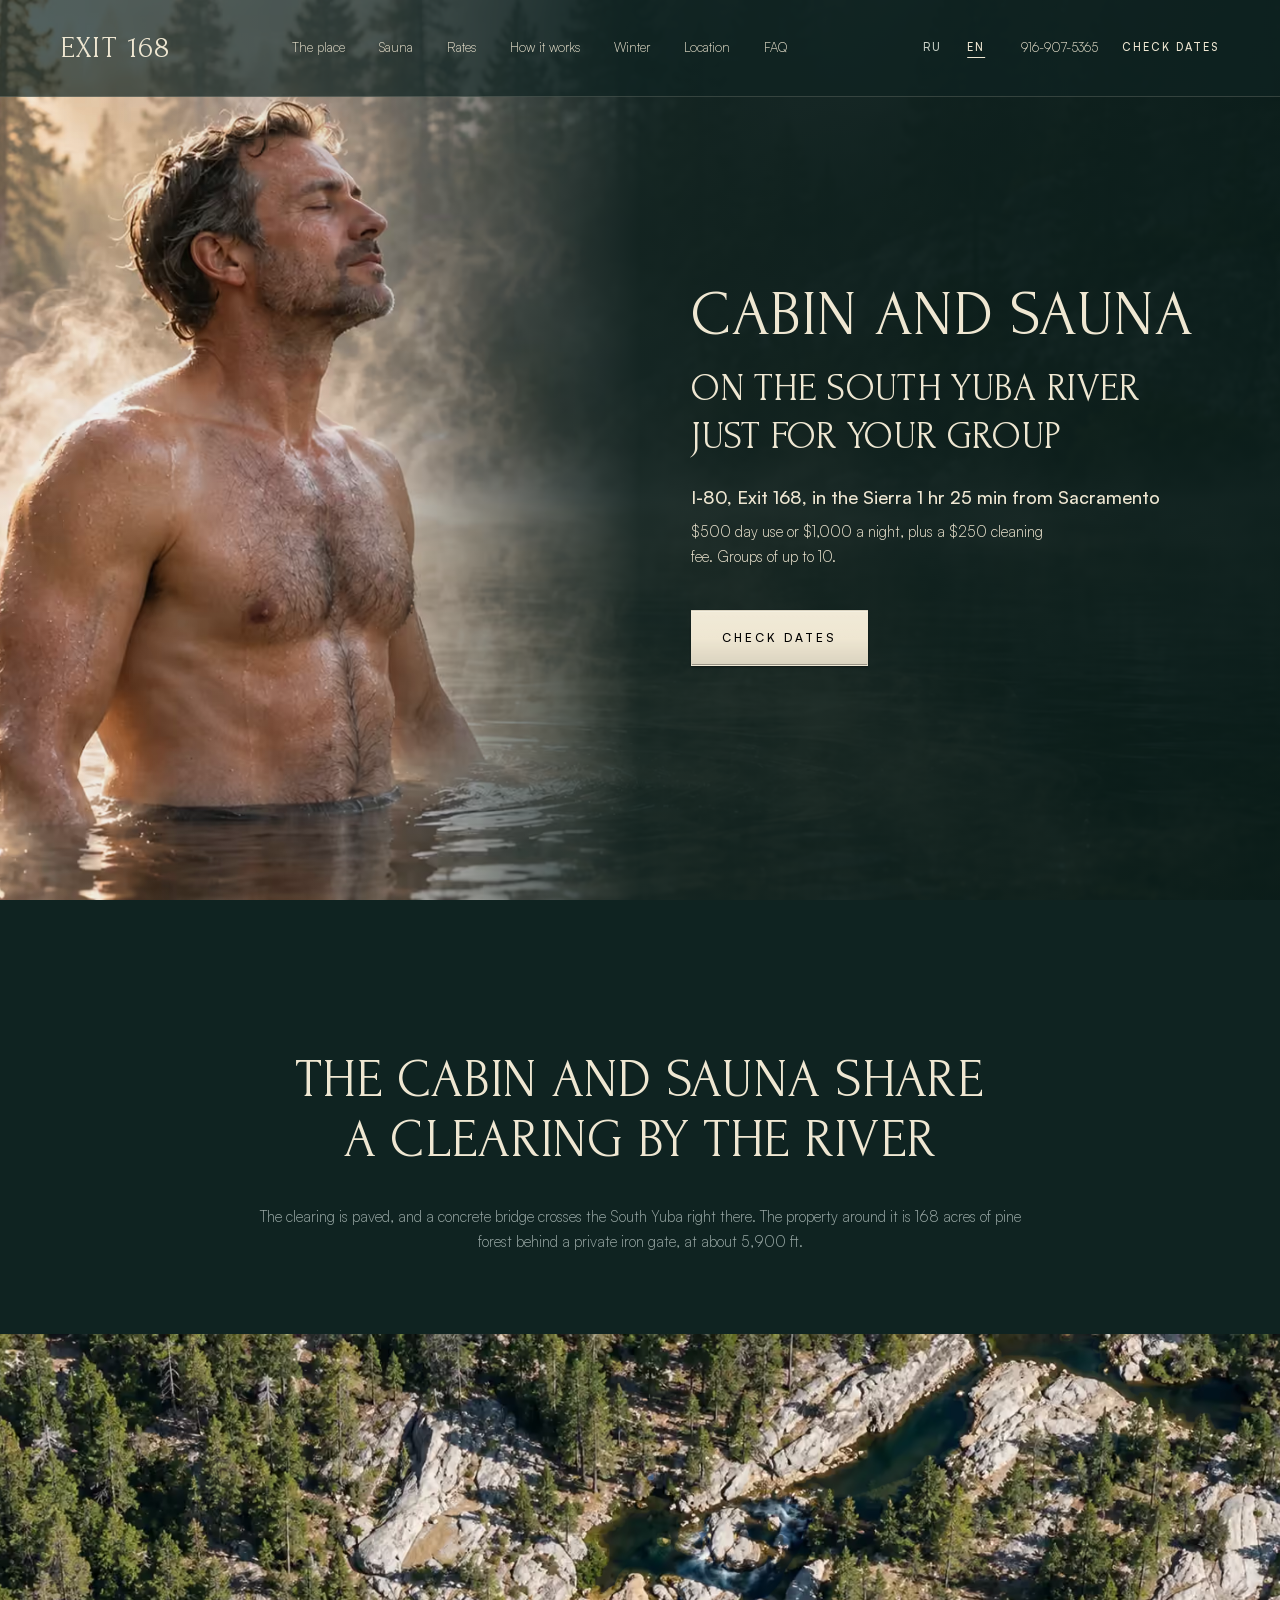
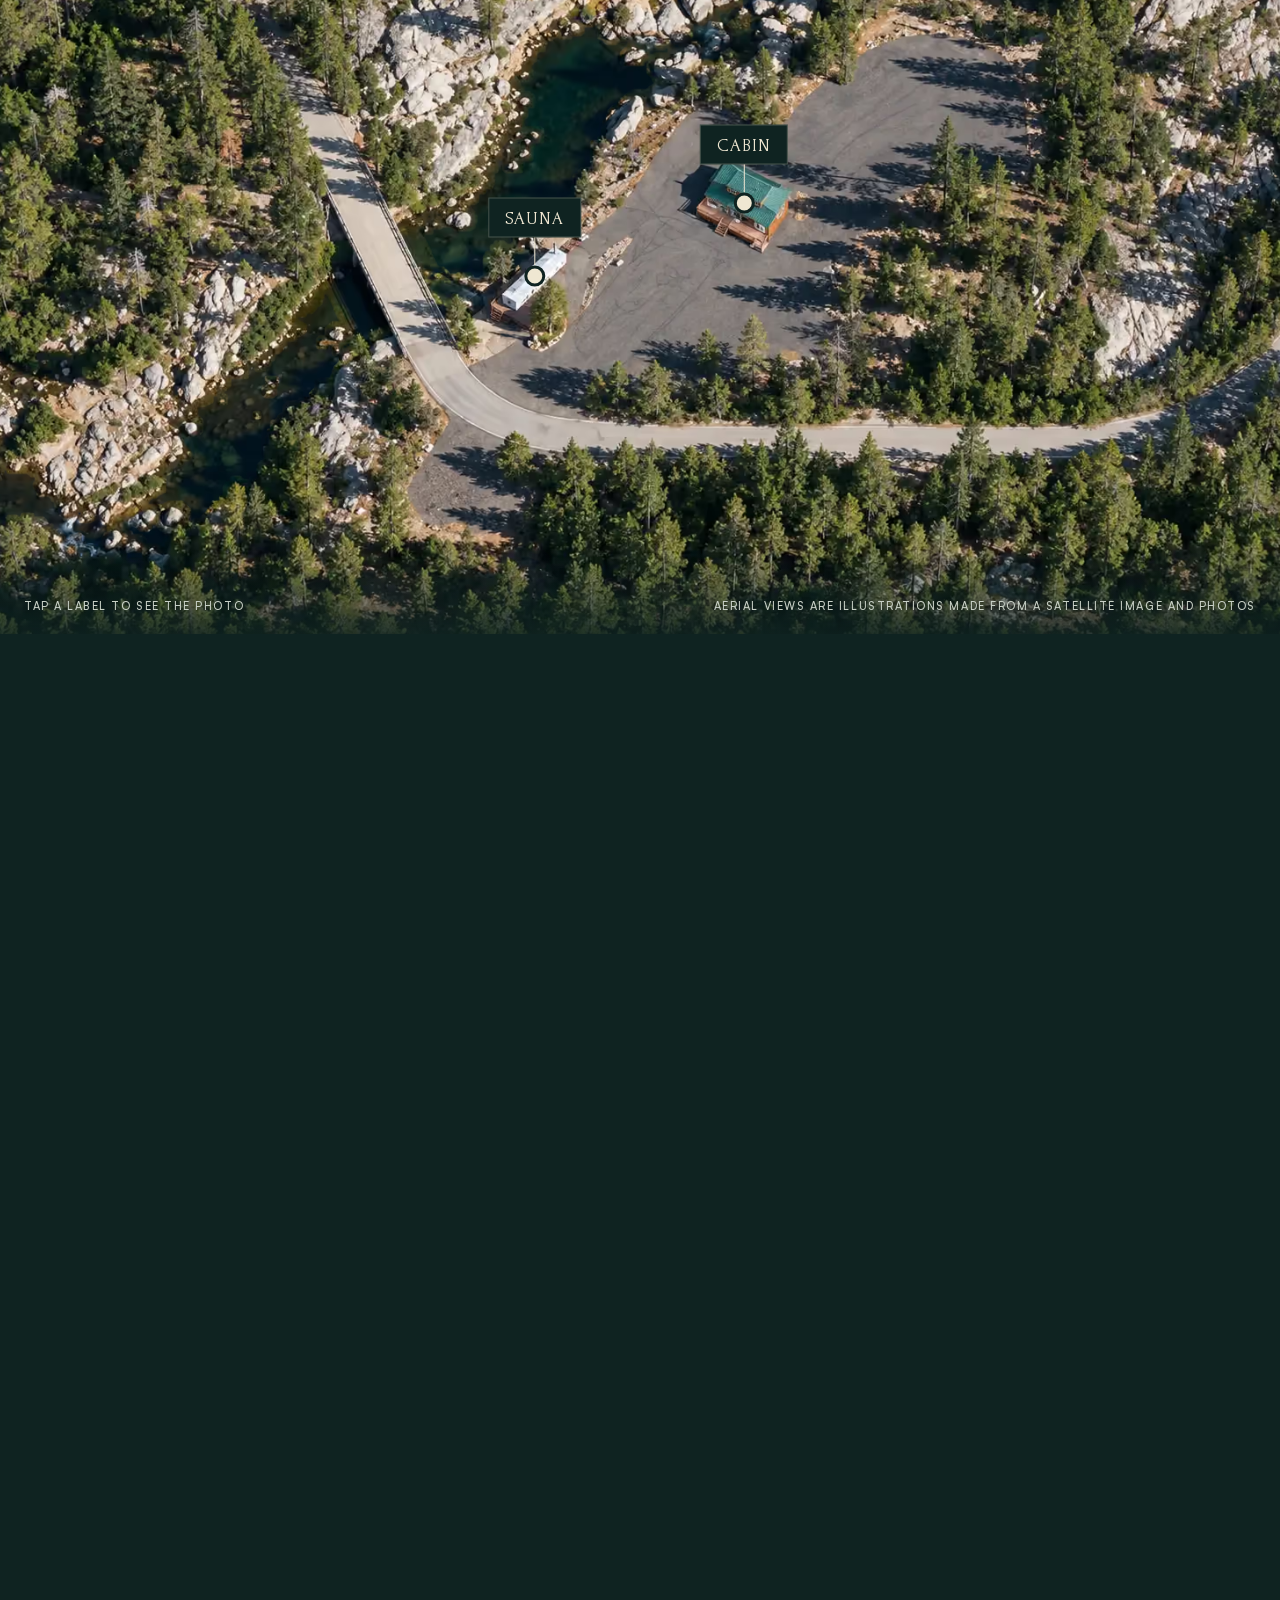
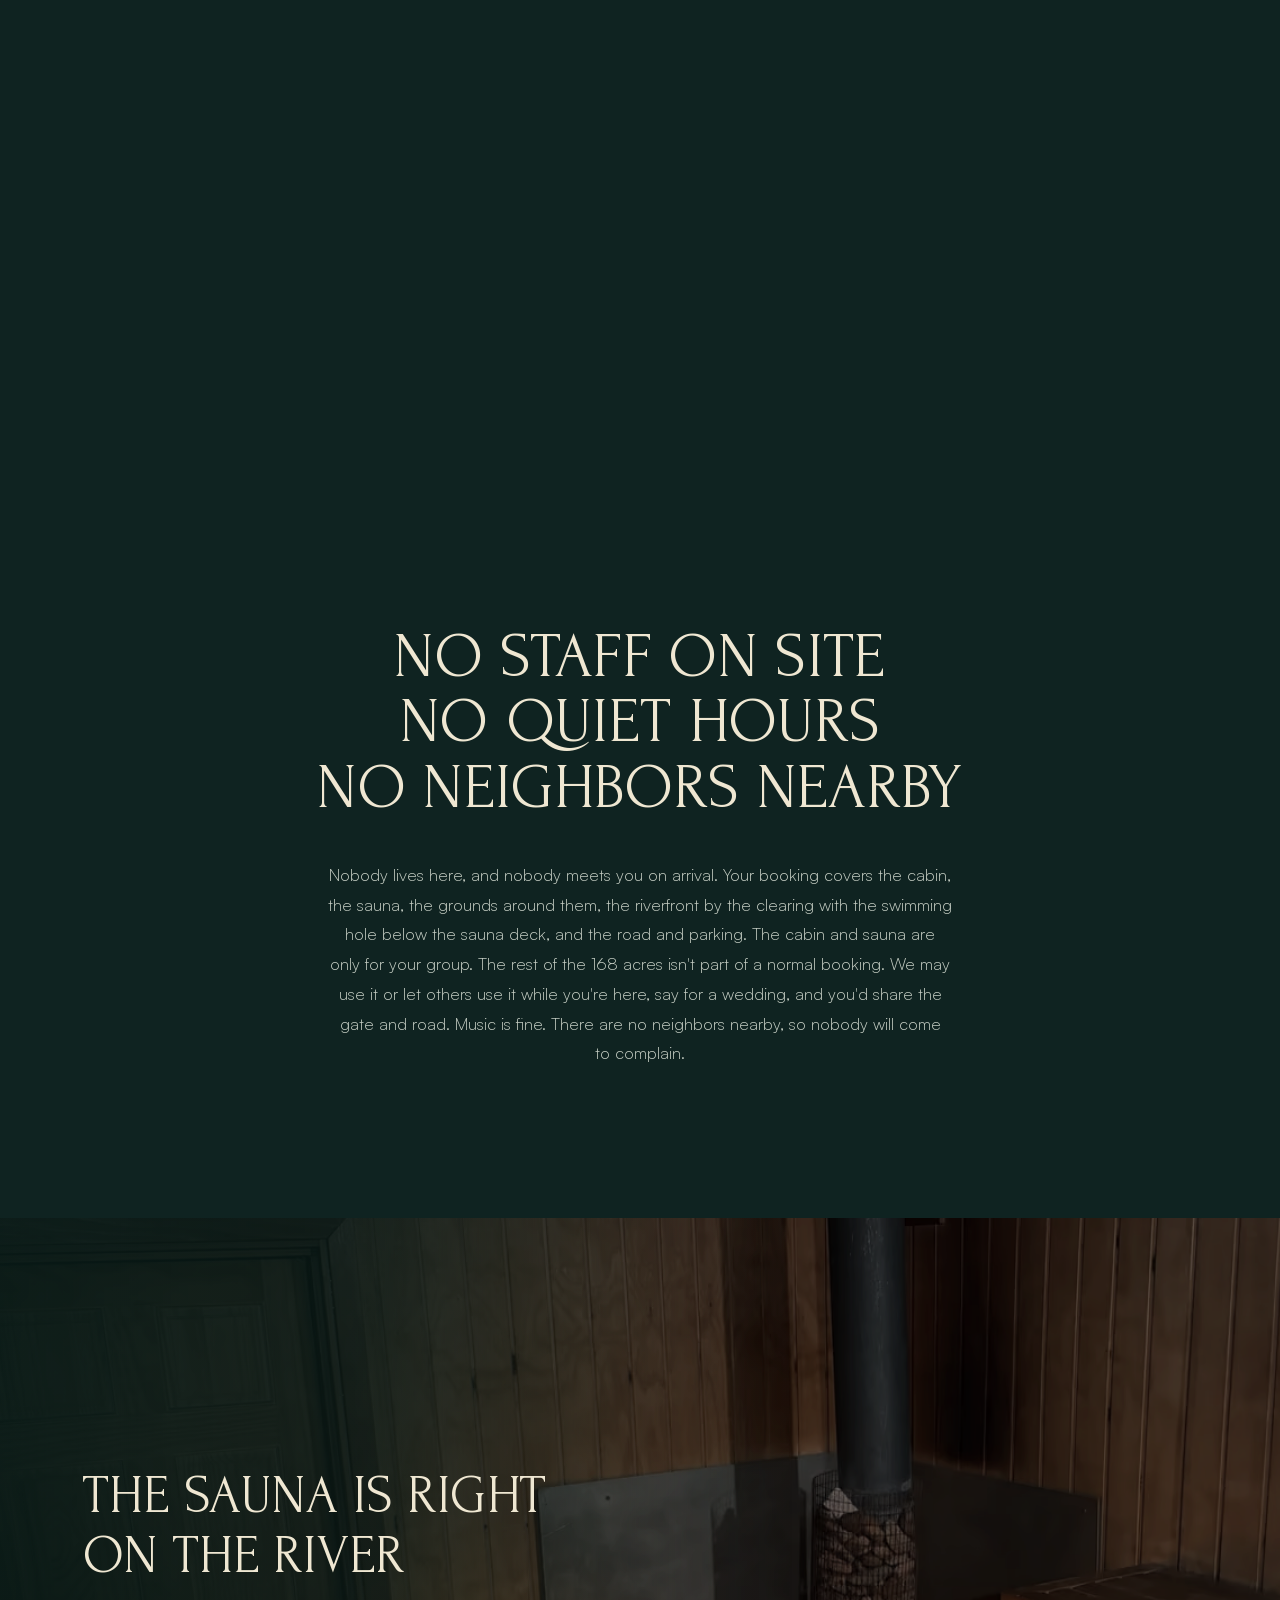
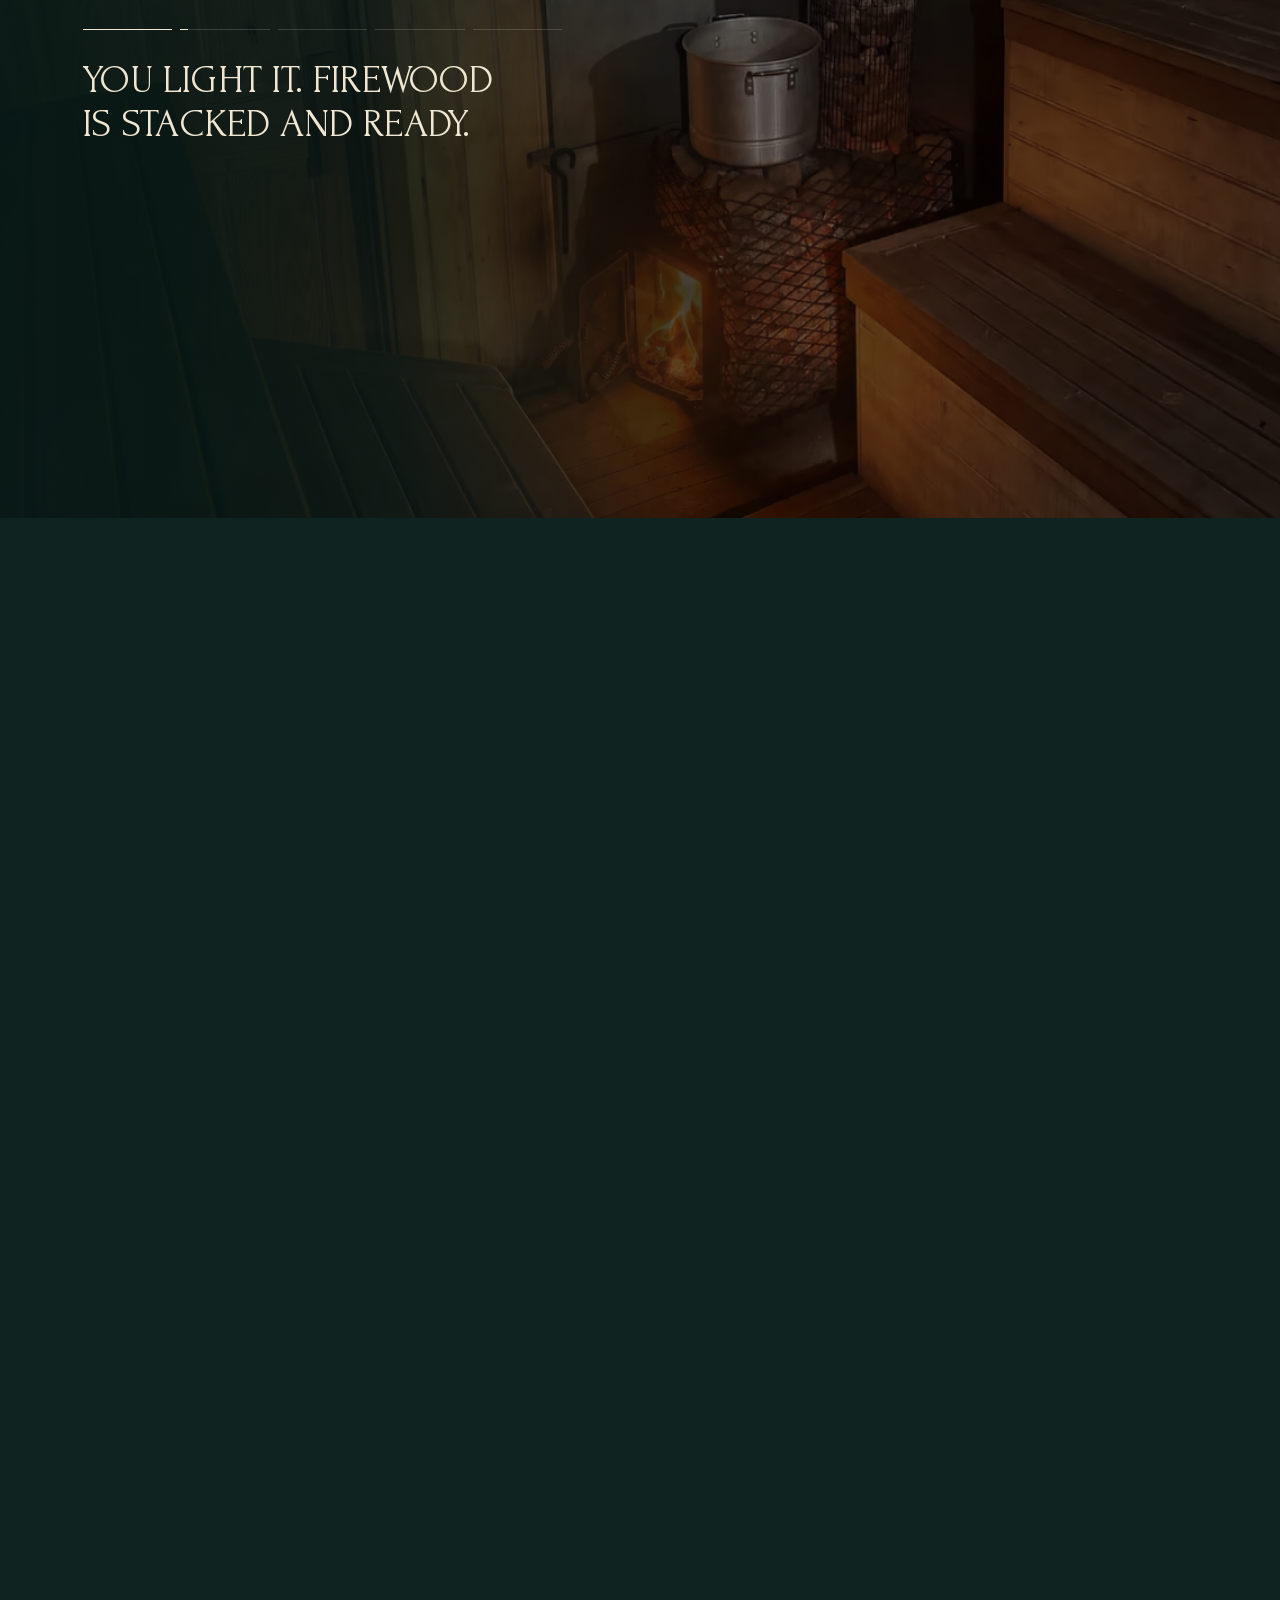
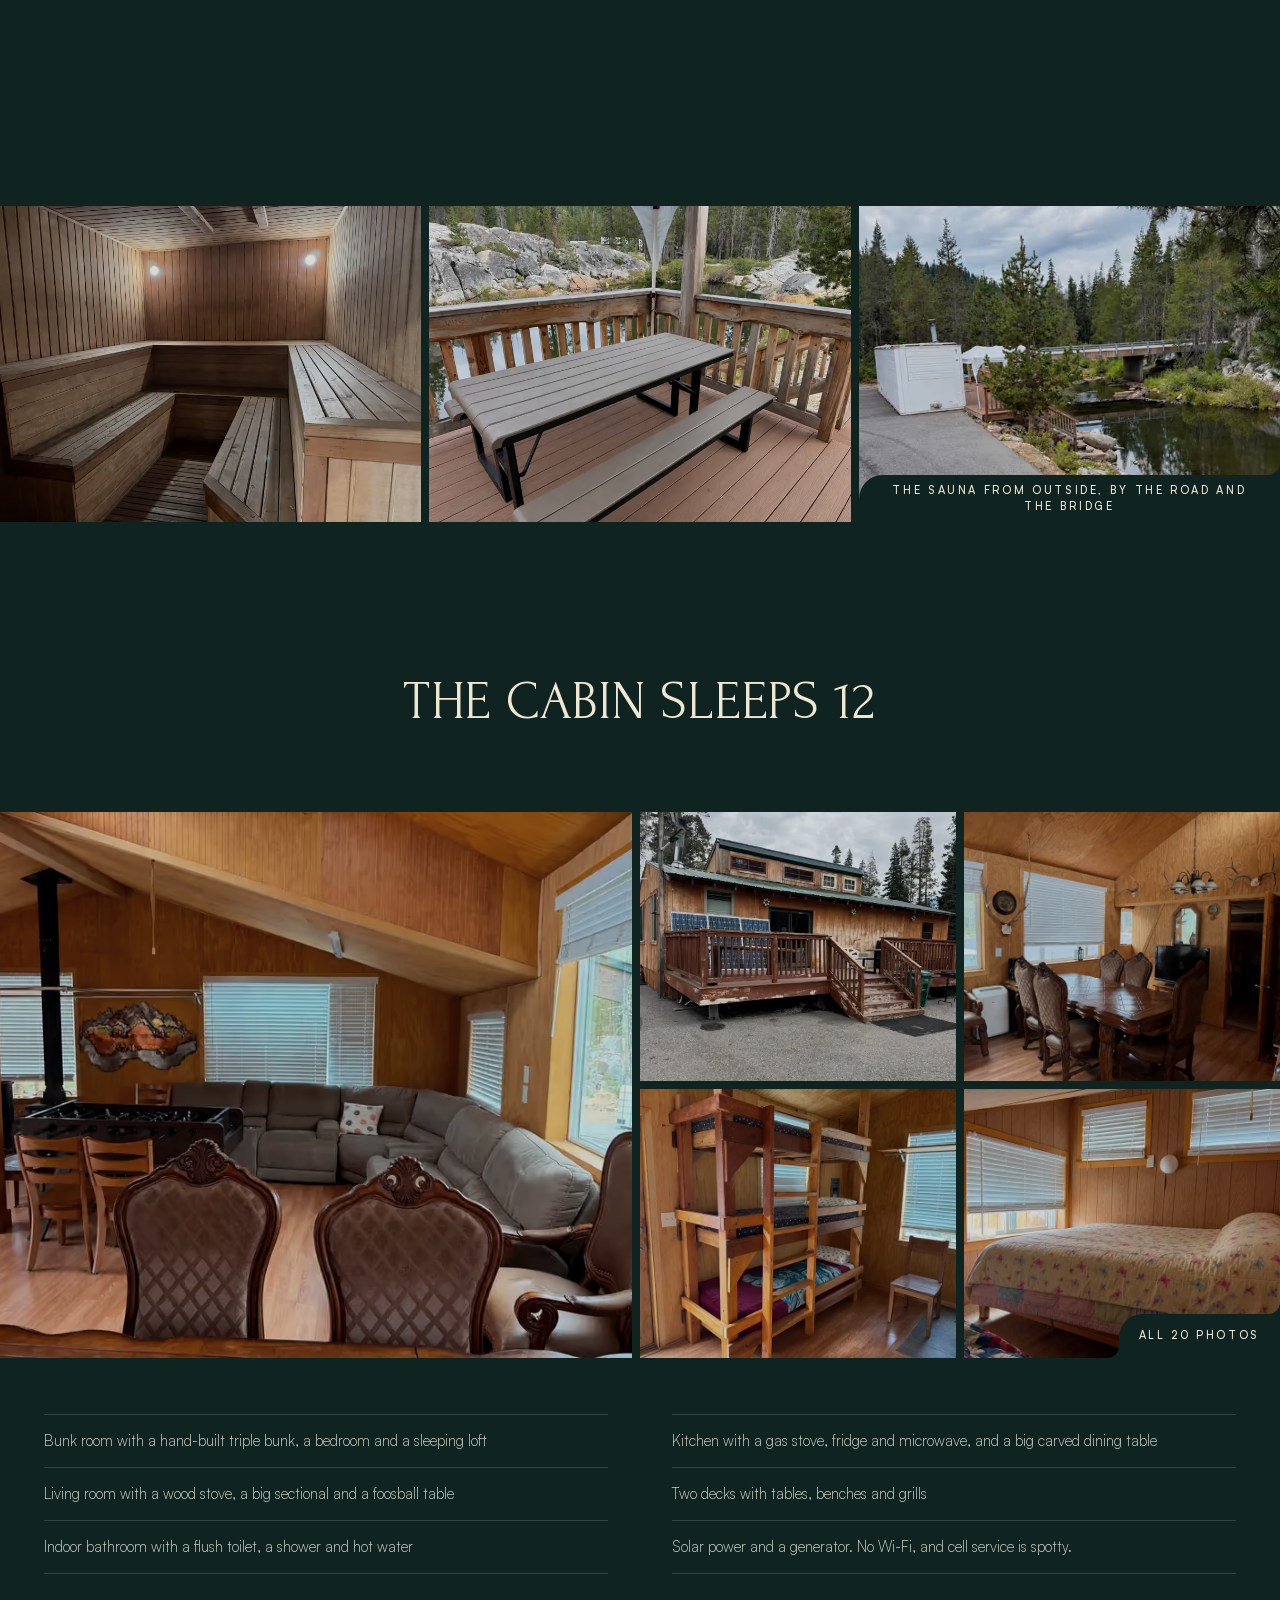
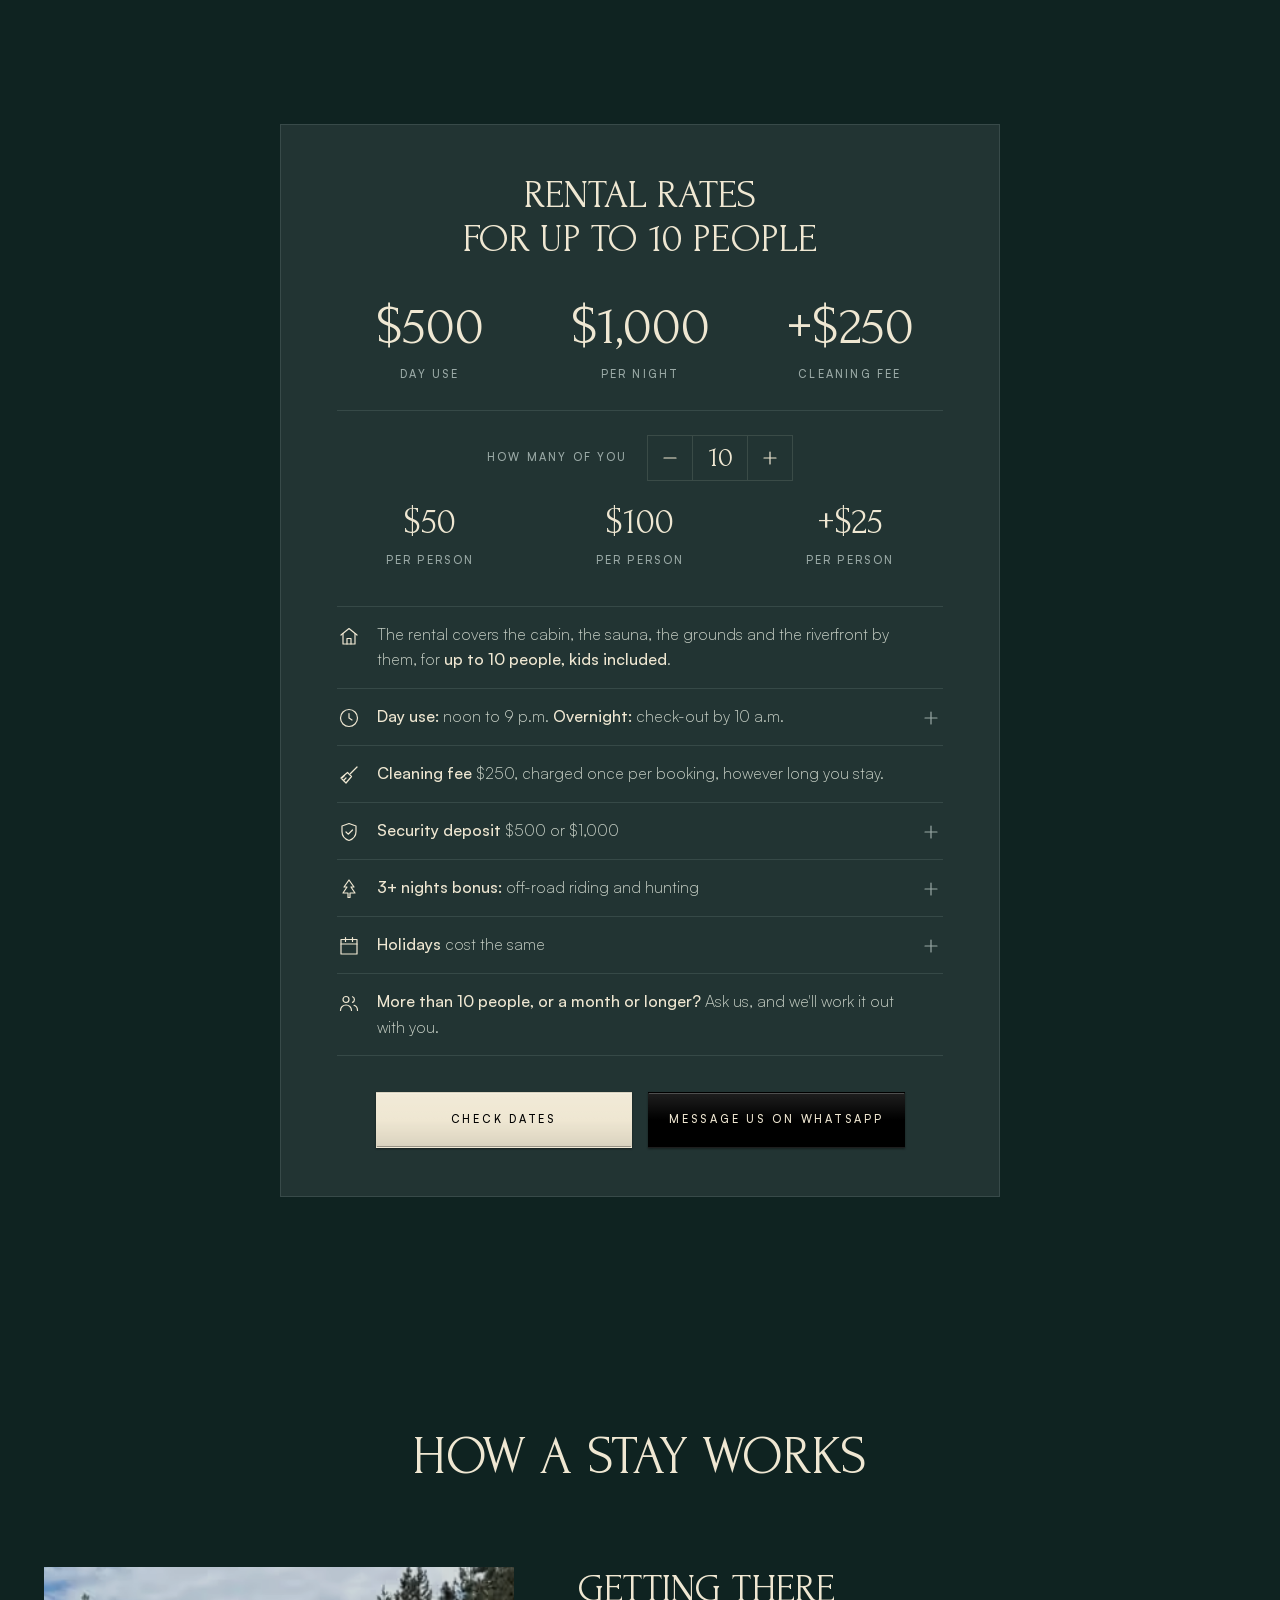
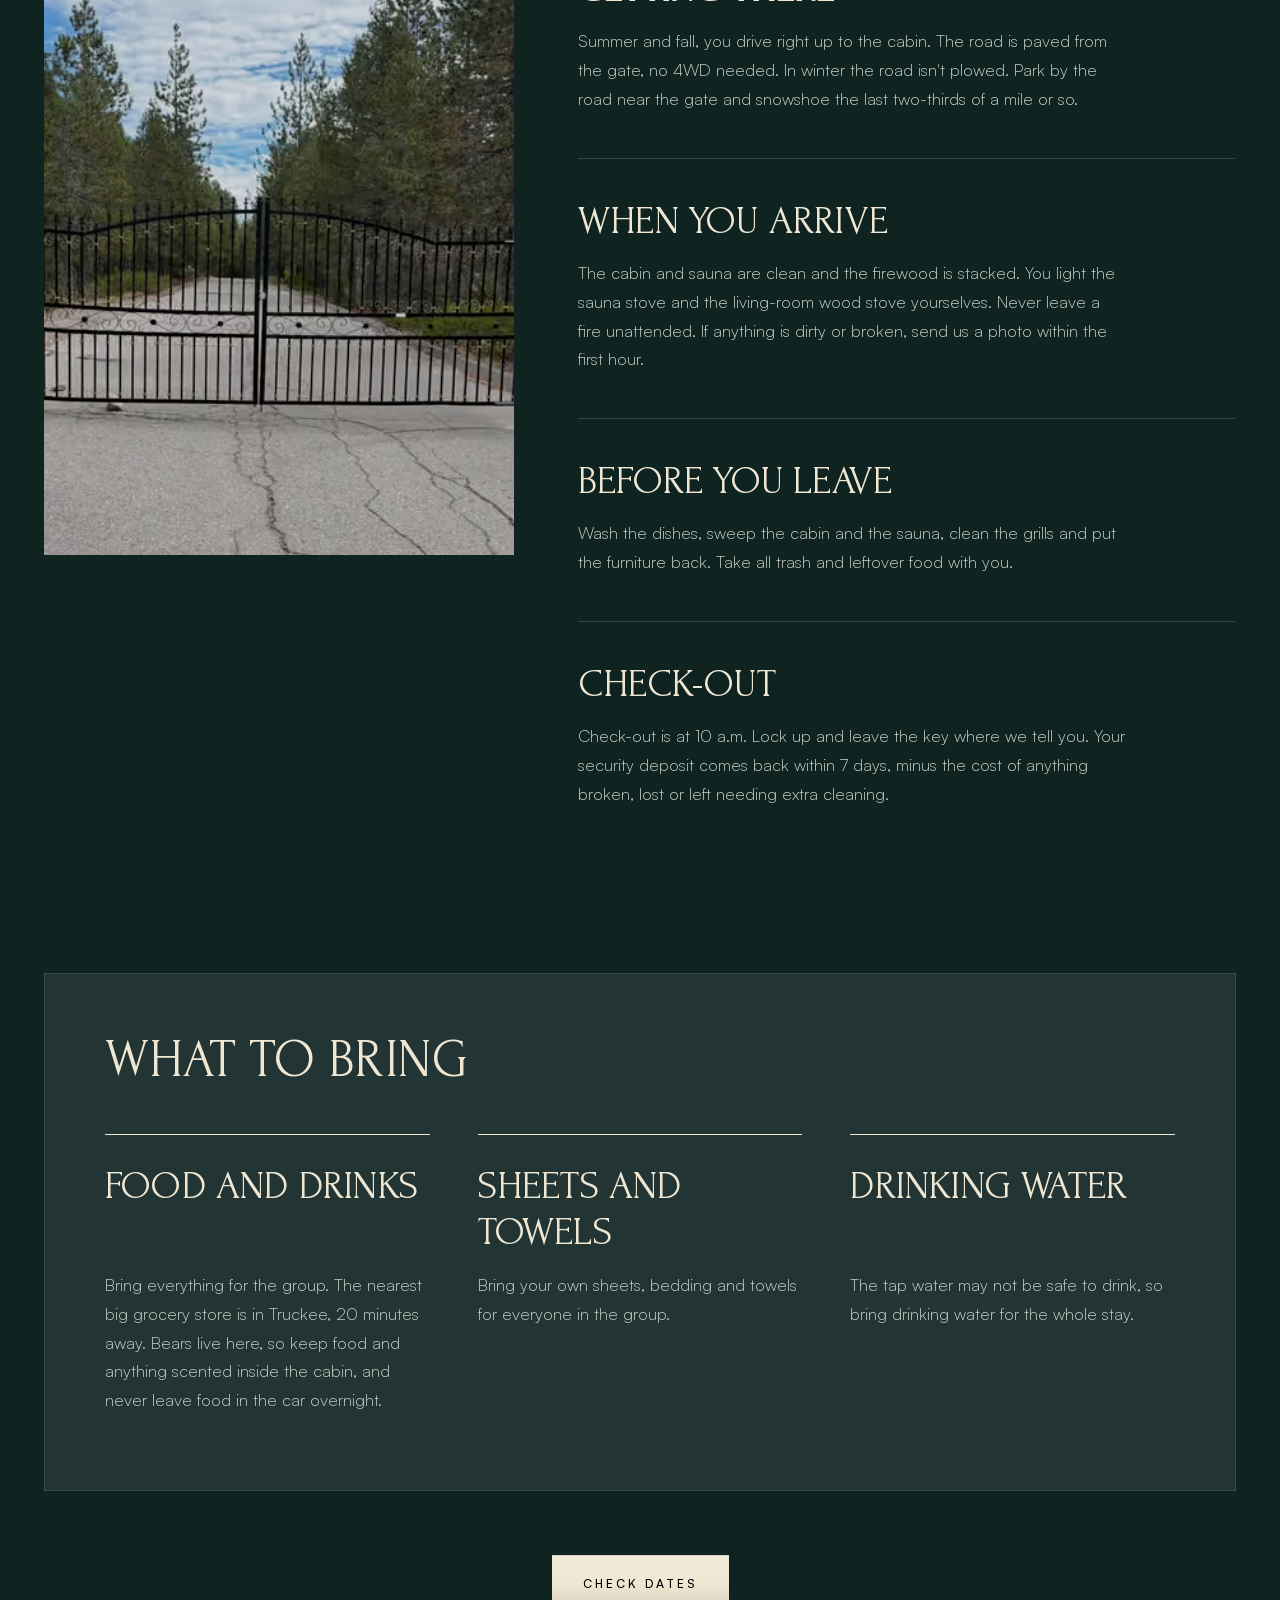
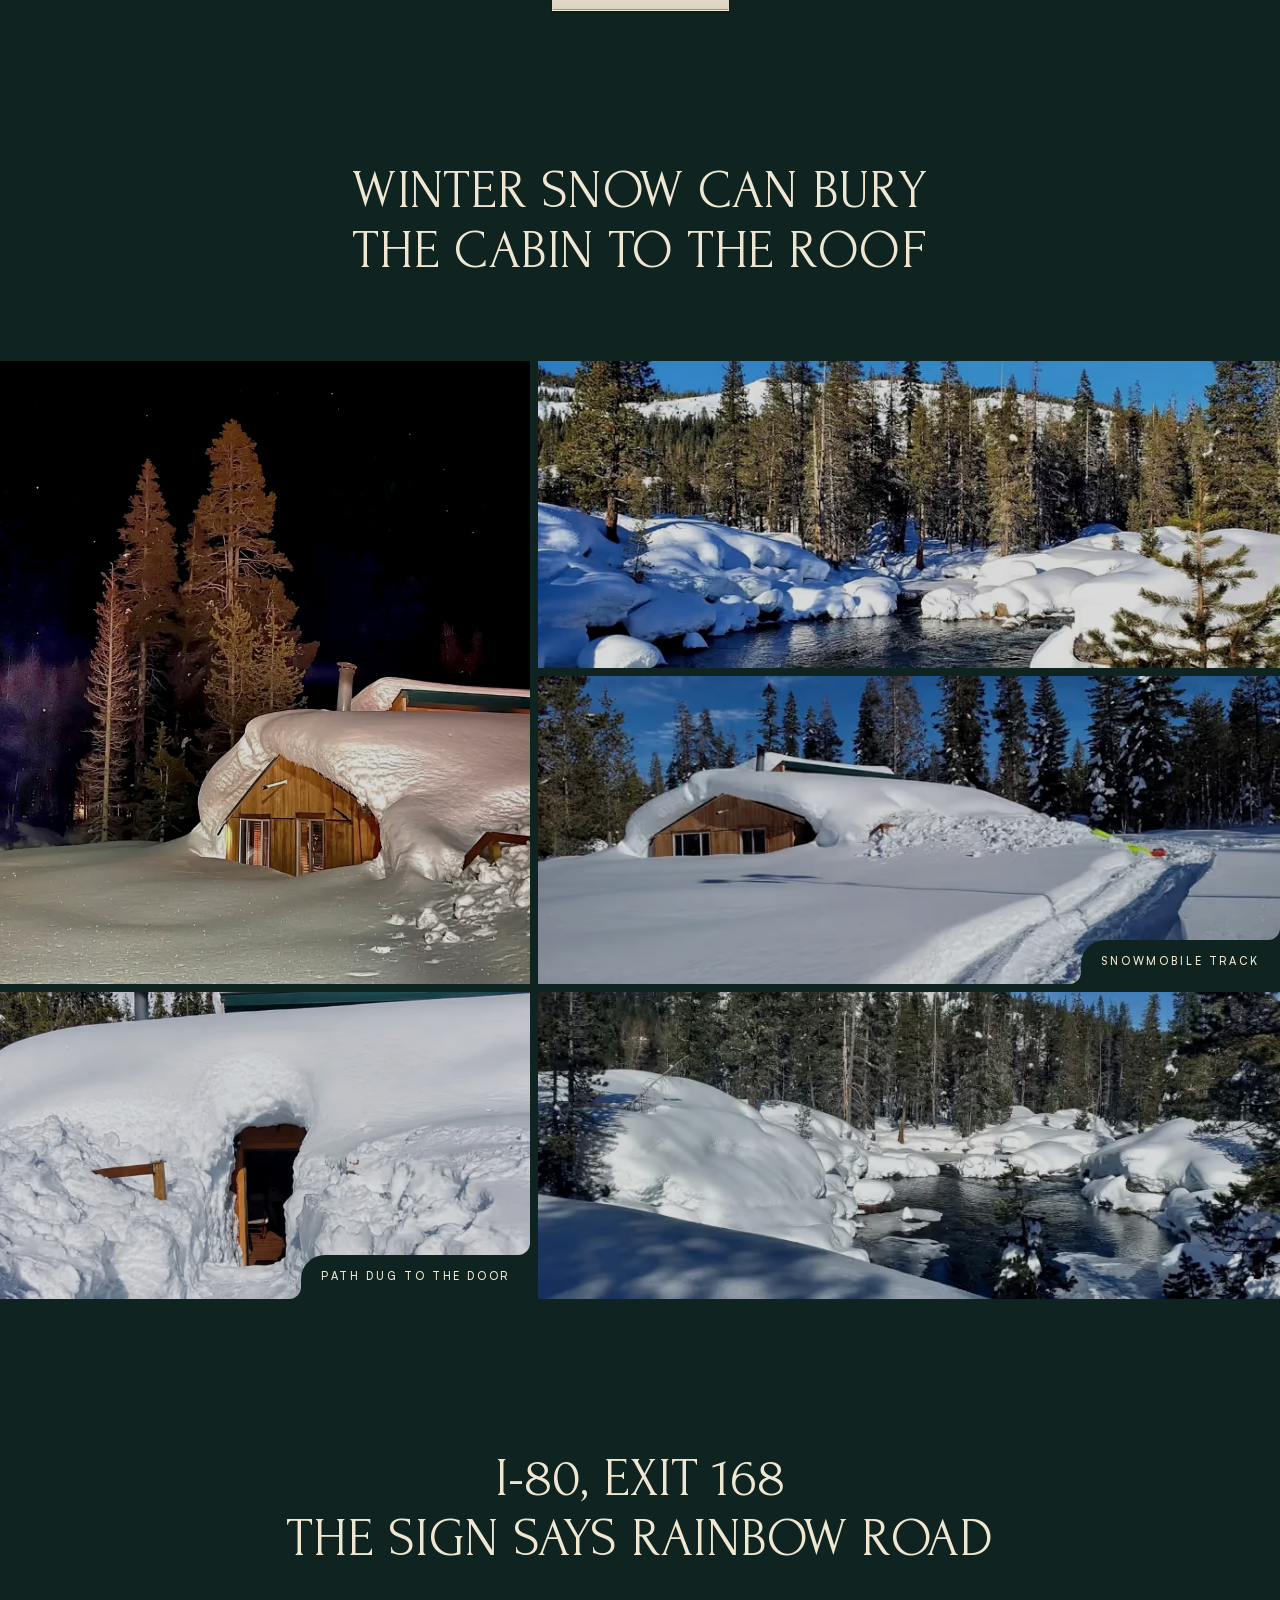
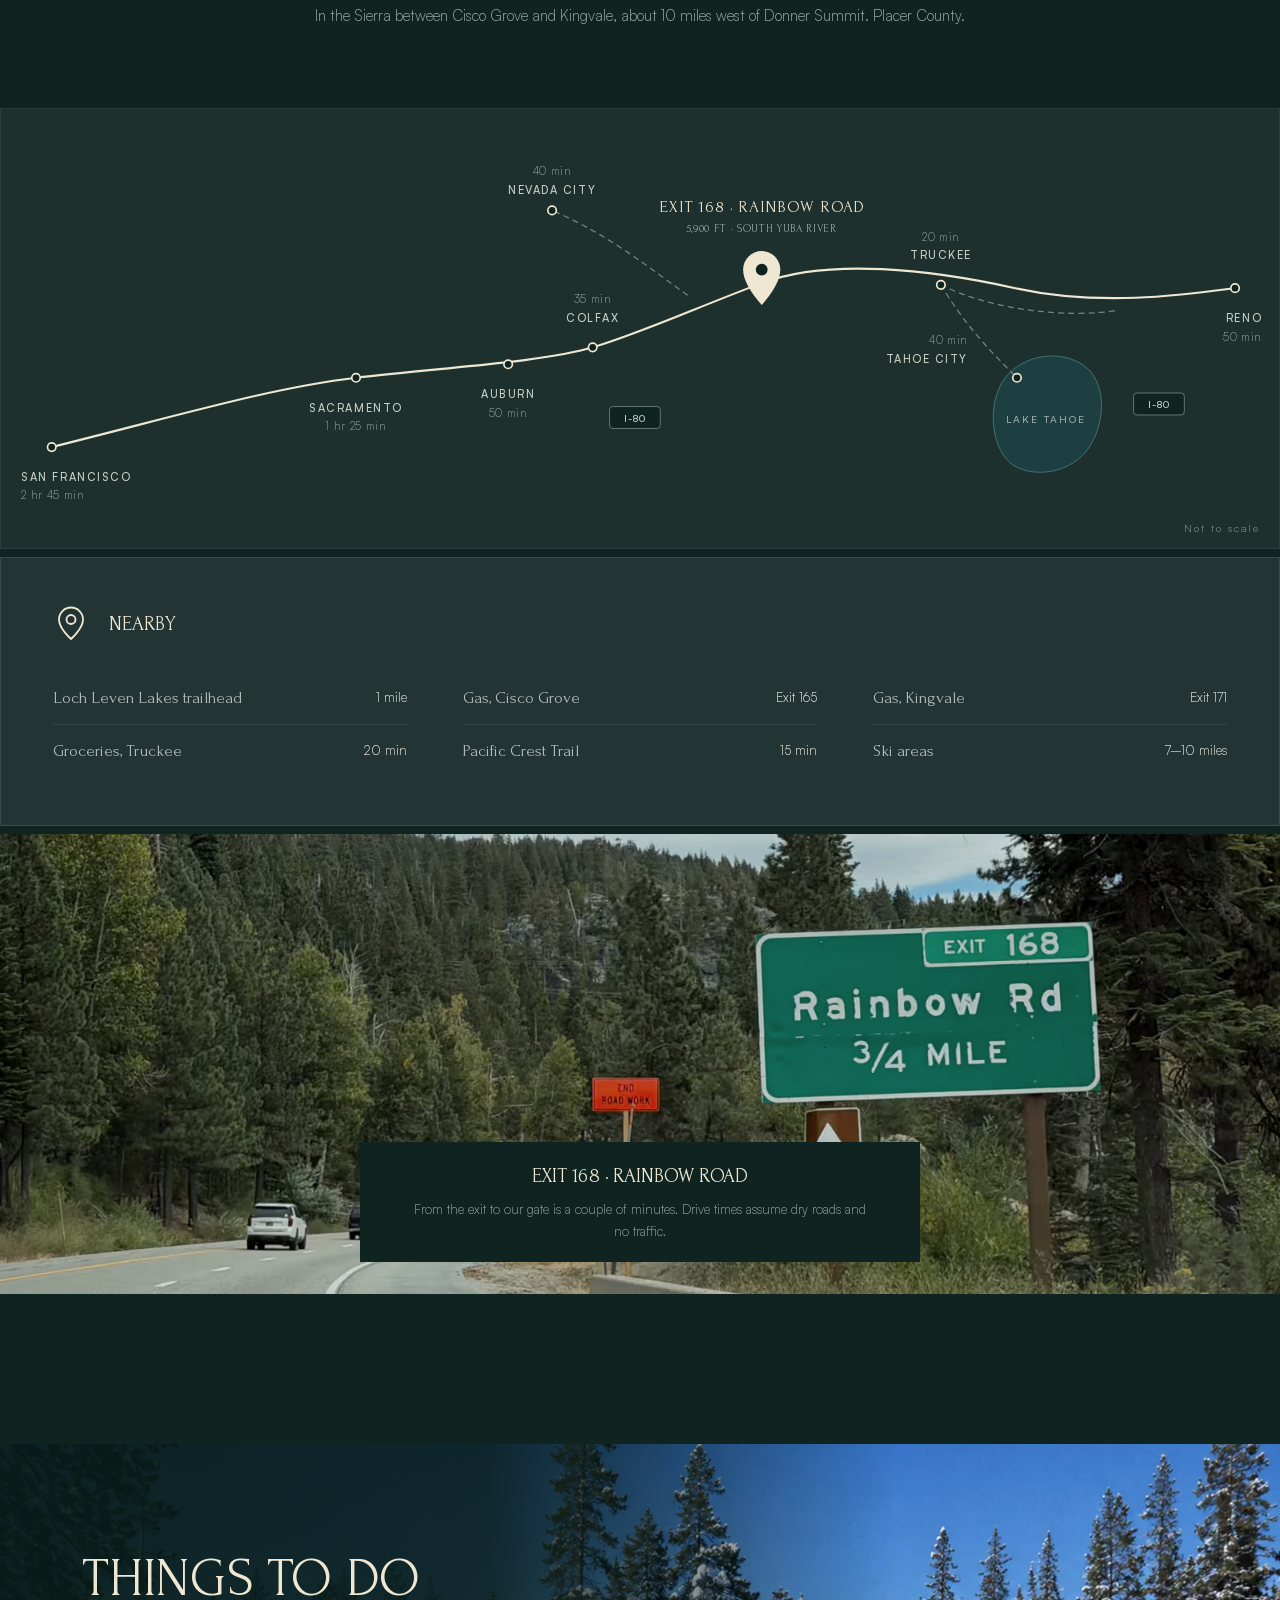
<file: index.html>
<!doctype html>
<html lang="en">
<head>
<meta charset="utf-8">
<script>
// Russian browsers (or a remembered RU choice) go to /ru/; query and hash ride along so ad tags survive.
try{var l=localStorage.getItem('lang')||(navigator.languages&&navigator.languages[0])||navigator.language||'';if(/^ru\b/i.test(l))location.replace('ru/'+location.search+location.hash)}catch(e){}
</script>
<meta name="viewport" content="width=device-width,initial-scale=1">
<title>Exit 168 | Cabin and wood-fired sauna on the South Yuba River</title>
<meta name="description" content="A cabin that sleeps 12 and a wood-fired sauna on the South Yuba, off I-80. $500 day use or $1,000 a night for up to 10 people, plus a $250 cleaning fee.">
<link rel="canonical" href="https://clubexit168.com/">
<link rel="alternate" hreflang="en" href="https://clubexit168.com/">
<link rel="alternate" hreflang="ru" href="https://clubexit168.com/ru/">
<link rel="alternate" hreflang="x-default" href="https://clubexit168.com/">
<meta property="og:type" content="website">
<meta property="og:url" content="https://clubexit168.com/">
<meta property="og:title" content="Exit 168: cabin and wood-fired sauna on the South Yuba River">
<meta property="og:description" content="A cabin that sleeps 12 and a wood-fired sauna above a swimming hole on the South Yuba, off I-80 in the Sierra. $500 day use or $1,000 a night for up to 10 people, plus a $250 cleaning fee.">
<meta property="og:image" content="https://clubexit168.com/assets/img/og-winter-1200.jpg">
<meta property="og:image:width" content="1200">
<meta property="og:image:height" content="630">
<meta name="twitter:card" content="summary_large_image">
<meta name="theme-color" content="#0f2321">
<link rel="icon" href="data:image/svg+xml,%3Csvg xmlns='http://www.w3.org/2000/svg' viewBox='0 0 40 40'%3E%3Crect width='40' height='40' fill='%230f2321'/%3E%3Cpath d='m20 5-10 14h6l-7 10h9v6h4v-6h9l-7-10h6Z' fill='none' stroke='%23efe7d2' stroke-width='2'/%3E%3C/svg%3E">
<link rel="preload" as="font" href="assets/forum-latin.woff2" type="font/woff2" crossorigin>
<link rel="preload" as="font" href="assets/satoshi-light.woff2" type="font/woff2" crossorigin>
<link rel="stylesheet" href="style.css">
<script>document.documentElement.classList.add('js')</script>
<script>
// counters run on the live site only, and never in our own browsers: ?notrack switches them off
// in this browser for good, ?track switches them back on
var q = new URLSearchParams(location.search), counters = location.hostname === 'clubexit168.com' && !q.has('notrack');
try {
  if (q.has('notrack')) localStorage.setItem('notrack', '1');
  if (q.has('track')) localStorage.removeItem('notrack');
  if (localStorage.getItem('notrack')) counters = false;
} catch (e) {}
</script>
<!-- Google tag (gtag.js) -->
<script>
if (counters) {
  var s = document.createElement('script');
  s.async = true;
  s.src = 'https://www.googletagmanager.com/gtag/js?id=G-EYQ6W511HE';
  document.head.appendChild(s);
  window.dataLayer = window.dataLayer || [];
  window.gtag = function(){dataLayer.push(arguments);};
  gtag('js', new Date());
  gtag('config', 'G-EYQ6W511HE');
}
</script>
<!-- Yandex.Metrika counter -->
<script type="text/javascript">
if (counters) {
(function(m,e,t,r,i,k,a){
m[i]=m[i]||function(){(m[i].a=m[i].a||[]).push(arguments)};
m[i].l=1*new Date();
for (var j = 0; j < document.scripts.length; j++) {if (document.scripts[j].src === r) { return; }}
k=e.createElement(t),a=e.getElementsByTagName(t)[0],k.async=1,k.src=r,a.parentNode.insertBefore(k,a)
})(window, document,'script','https://mc.yandex.ru/metrika/tag.js?id=112842688', 'ym');

ym(112842688, 'init', {ssr:true, webvisor:true, clickmap:true, ecommerce:"dataLayer", referrer: document.referrer, url: location.href, accurateTrackBounce:true, trackLinks:true});
}
</script>
<noscript><div><img src="https://mc.yandex.ru/watch/112842688" style="position:absolute; left:-9999px;" alt="" /></div></noscript>
<!-- /Yandex.Metrika counter -->
<!-- Meta Pixel -->
<script>
if (counters) {
!function(f,b,e,v,n,t,s){if(f.fbq)return;n=f.fbq=function(){n.callMethod?n.callMethod.apply(n,arguments):n.queue.push(arguments)};if(!f._fbq)f._fbq=n;n.push=n;n.loaded=!0;n.version='2.0';n.queue=[];t=b.createElement(e);t.async=!0;t.src=v;s=b.getElementsByTagName(e)[0];s.parentNode.insertBefore(t,s)}(window,document,'script','https://connect.facebook.net/en_US/fbevents.js');
fbq('init', '2155407151723608');
fbq('track', 'PageView');
}
</script>
<script type="application/ld+json">
{
 "@context": "https://schema.org",
 "@type": "LodgingBusiness",
 "name": "Exit 168",
 "alternateName": "Club Exit 168",
 "url": "https://clubexit168.com/",
 "description": "A cabin and a wood-fired sauna on the South Yuba River, on 168 acres of pine forest off I-80 at Exit 168, between Cisco Grove and Kingvale in Placer County. The cabin sleeps 12. Rental is $500 for day use or $1,000 per night for up to 10 people, plus a $250 cleaning fee once per booking. For more than 10 people, we work out the price separately.",
 "telephone": "+1-916-907-5365",
 "priceRange": "$500–$1,000 + $250 cleaning",
 "checkinTime": "12:00",
 "checkoutTime": "10:00",
 "currenciesAccepted": "USD",
 "image": [
  "https://clubexit168.com/assets/img/og-winter-1200.jpg",
  "https://clubexit168.com/assets/img/sauna-outside-1440.webp",
  "https://clubexit168.com/assets/img/river-1440.webp",
  "https://clubexit168.com/assets/img/cabin-1400.webp"
 ],
 "address": {
  "@type": "PostalAddress",
  "addressRegion": "CA",
  "postalCode": "95728",
  "addressCountry": "US"
 },
 "maximumAttendeeCapacity": 15,
 "petsAllowed": "Dogs welcome outdoors only, not in the cabin or sauna",
 "availableLanguage": [
  "English",
  "Russian"
 ],
 "amenityFeature": [
  {
   "@type": "LocationFeatureSpecification",
   "name": "Wood-fired sauna",
   "value": true
  },
  {
   "@type": "LocationFeatureSpecification",
   "name": "Swimming hole on the South Yuba River",
   "value": true
  },
  {
   "@type": "LocationFeatureSpecification",
   "name": "Wood stove in the living room",
   "value": true
  },
  {
   "@type": "LocationFeatureSpecification",
   "name": "Kitchen with a gas stove",
   "value": true
  },
  {
   "@type": "LocationFeatureSpecification",
   "name": "Two decks with grills",
   "value": true
  }
 ],
 "sameAs": [
  "https://www.facebook.com/clubexit168"
 ]
}
</script>
</head>
<body>
<a class="skip" href="#place">Skip to content</a>

<header class="navigation">
  <a class="wordmark" href="#top" aria-label="Exit 168, back to top">EXIT 168</a>
  <nav aria-label="Main navigation">
    <a href="#place">The place</a>
    <a href="#banya">Sauna</a>
    <a href="#rates">Rates</a>
    <a href="#route">How it works</a>
    <a href="#winter">Winter</a>
    <a href="#where">Location</a>
    <a href="#faq">FAQ</a>
  </nav>
  <div class="lang" aria-label="Language"><a href="ru/" hreflang="ru" lang="ru">RU</a><span aria-current="page">EN</span></div>
  <a class="nav-phone" href="tel:+19169075365" aria-label="Call 916-907-5365"><svg class="icon" viewBox="0 0 24 24" aria-hidden="true"><path d="M6.5 3.5h3l1.5 4-2 1.5a12 12 0 0 0 6 6l1.5-2 4 1.5v3a2 2 0 0 1-2 2A16 16 0 0 1 4.5 5.5a2 2 0 0 1 2-2Z"/></svg><span>916-907-5365</span></a>
  <a class="nav-action" href="#request">Check dates</a>
  <button class="menu-toggle" aria-expanded="false" aria-controls="mobile-nav" aria-label="Open menu"><span></span><span></span></button>
  <nav id="mobile-nav" class="mobile-nav" aria-label="Mobile navigation" hidden>
    <a href="#place">The place</a>
    <a href="#banya">Sauna</a>
    <a href="#rates">Rates</a>
    <a href="#route">How it works</a>
    <a href="#winter">Winter</a>
    <a href="#where">Location</a>
    <a href="#faq">FAQ</a>
    <a href="#request">Check dates</a>
    <a href="tel:+19169075365">Call 916-907-5365</a>
  </nav>
</header>

<main id="top">

<section class="hero">
  <picture class="hero-wide">
    <source media="not all and (max-width: 600px) and (orientation: portrait)" type="image/avif" srcset="assets/img/hero-river-sauna.avif">
    <source media="not all and (max-width: 600px) and (orientation: portrait)" srcset="assets/img/hero-river-sauna.webp">
    <img class="hero-image" src="[data-uri]" width="1672" height="941" alt="Illustration: a man stands waist-deep in the river below the sauna, steam rising into the pines" fetchpriority="high">
  </picture>
  <picture class="hero-phone">
    <source media="(max-width: 600px) and (orientation: portrait)" type="image/avif" srcset="assets/img/hero-winter-phone-780.avif 780w, assets/img/hero-winter-phone-1180.avif 1180w" sizes="100vw">
    <source media="(max-width: 600px) and (orientation: portrait)" srcset="assets/img/hero-winter-phone-780.webp 780w, assets/img/hero-winter-phone-1180.webp 1180w" sizes="100vw">
    <img class="hero-image" src="[data-uri]" width="1180" height="1110" alt="The cabin at night under a thick cap of snow, windows lit, pines lit up around it" fetchpriority="high">
  </picture>
  <div class="hero-content">
    <h1><span>Cabin and sauna</span> <span>on the South Yuba River</span> <span>just for your group</span></h1>
    <p class="hero-where">I-80, Exit 168, in the Sierra <span class="nowrap">1 hr 25 min from Sacramento</span></p>
    <p class="hero-sub">$500 day use or $1,000 a night, plus a $250 cleaning fee. <span class="nowrap">Groups of up to 10.</span></p>
    <div class="actions">
      <a class="button primary" href="#request">Check dates</a>
    </div>
  </div>
</section>

<section id="place" class="estate">
  <header class="section-head">
    <h2>The cabin and sauna share <br>a clearing by the river</h2>
    <p class="subtitle">The clearing is paved, and a concrete bridge crosses the South Yuba right there. The property around it is 168 acres of pine forest behind a private iron gate, at about 5,900 ft.</p>
  </header>
  <div class="estate-track">
    <div class="estate-stage">
      <div class="estate-close">
        <picture><source type="image/avif" srcset="assets/img/estate-close-800.avif 800w, assets/img/estate-close-1536.avif 1536w" sizes="max(100vw, 150svh)"><img src="assets/img/estate-close-800.webp" srcset="assets/img/estate-close-800.webp 800w, assets/img/estate-close-1536.webp 1536w" sizes="max(100vw, 150svh)" width="1536" height="1024" alt="Illustrated aerial view in summer: the cabin with a green roof on a paved clearing in the pines, and by the river bridge the white sauna trailer with a deck and steps down to the swimming hole" loading="lazy"></picture>
        <picture><source type="image/avif" data-srcset="assets/img/estate-winter-800.avif 800w, assets/img/estate-winter-1536.avif 1536w" sizes="max(100vw, 150svh)"><img class="estate-winter" src="[data-uri]" data-src="assets/img/estate-winter-800.webp" data-srcset="assets/img/estate-winter-800.webp 800w, assets/img/estate-winter-1536.webp 1536w" sizes="max(100vw, 150svh)" width="1536" height="1024" alt="The same aerial view in winter under deep snow: the cabin and sauna buried to the roofs, with a trench dug to the cabin door" loading="lazy"></picture>
      </div>
      <div class="estate-pins">
        <button class="pin" style="--x:58.7%;--y:52.4%" data-photo="cabin" aria-label="View photo: Cabin"><span>Cabin</span></button>
        <button class="pin" style="--x:43.2%;--y:60.6%" data-photo="stove" aria-label="View photo: Sauna"><span>Sauna</span></button>
      </div>
      <p class="estate-note"><span>Tap a label to see the photo</span><span>Aerial views are illustrations made from a satellite image and photos</span></p>
    </div>
  </div>
</section>

<section id="deal" class="deal">
  <h2>No staff on site <br>No quiet hours <br>No neighbors nearby</h2>
  <p>Nobody lives here, and nobody meets you on arrival. Your booking covers the cabin, the sauna, the grounds around them, the riverfront by the clearing with the swimming hole below the sauna deck, and the road and parking. The cabin and sauna are only for your group. The rest of the 168 acres isn&#x27;t part of a normal booking. We may use it or let others use it while you&#x27;re here, say for a wedding, and you&#x27;d share the gate and road. Music is fine. There are no neighbors nearby, so nobody will come to complain.</p>
</section>

<section id="banya" class="ritual">
  <div class="ritual-track">
    <div class="ritual-stage">
      <div class="ritual-scene">
        <picture><source type="image/avif" srcset="assets/img/stove-dark-800.avif 800w, assets/img/stove-dark-1536.avif 1536w" sizes="max(100vw, 150svh)"><img class="ritual-dark" src="assets/img/stove-dark-800.webp" srcset="assets/img/stove-dark-800.webp 800w, assets/img/stove-dark-1536.webp 1536w" sizes="max(100vw, 150svh)" width="1536" height="1024" alt="Inside the sauna: a wood stove with a stovepipe, a water tank on the stones, two tiers of benches" loading="lazy"></picture>
        <picture><source type="image/avif" srcset="assets/img/stove-fire-800.avif 800w, assets/img/stove-fire-1536.avif 1536w" sizes="max(100vw, 150svh)"><img class="ritual-fire" src="assets/img/stove-fire-800.webp" srcset="assets/img/stove-fire-800.webp 800w, assets/img/stove-fire-1536.webp 1536w" sizes="max(100vw, 150svh)" width="1536" height="1024" alt="" loading="lazy"></picture>
        <div class="ritual-glow" aria-hidden="true"></div>
        <canvas class="ritual-flame" aria-hidden="true"></canvas>
      </div>
      <picture><source type="image/avif" srcset="assets/img/river-800.avif 800w, assets/img/river-1440.avif 1440w" sizes="max(100vw, 134svh)"><img class="ritual-river" src="assets/img/river-800.webp" srcset="assets/img/river-800.webp 800w, assets/img/river-1440.webp 1440w" sizes="max(100vw, 134svh)" width="1440" height="1080" alt="Wooden steps from the sauna deck down into the swimming hole" loading="lazy"></picture>
      <div class="ritual-copy">
        <h2>The sauna is right on the river</h2>
        <div class="ritual-progress" aria-hidden="true"><span></span></div>
        <ol class="ritual-steps">
          <li>Wood stove with a water tank on the stones</li>
          <li>You light it. Firewood is stacked and ready.</li>
          <li>The stones heat up while you unpack</li>
          <li>Sweat it out on the two-tier benches</li>
          <li>Down the steps into the river, then back in <p class="ritual-river-note">It&#x27;s the South Yuba, cold snowmelt. People swim here from mid-July through October. During spring runoff, May to early July, the river is dangerous and nobody swims. In winter it&#x27;s a quick plunge and straight back into the sauna, and only if the river is calm that day.</p></li>
        </ol>
      </div>
    </div>
  </div>
  <div class="banya-photos strip">
    <button class="photo" data-photo="sauna" aria-label="View photo: Inside the sauna, two tiers of benches">
      <picture><source media="(max-width: 600px)" type="image/avif" srcset="assets/img/sauna-800.avif"><source media="(max-width: 600px)" srcset="assets/img/sauna-800.webp"><source type="image/avif" srcset="assets/img/sauna-800.avif 800w, assets/img/sauna-1600.avif 1600w" sizes="(max-width: 600px) 84vw, 34vw"><img src="assets/img/sauna-800.webp" srcset="assets/img/sauna-800.webp 800w, assets/img/sauna-1600.webp 1600w" sizes="(max-width: 600px) 84vw, 34vw" width="1600" height="1200" alt="Inside the sauna: wooden benches on two tiers, wood walls and ceiling" loading="lazy"></picture>
    </button>
    <button class="photo" data-photo="deck" aria-label="View photo: The deck above the swimming hole">
      <picture><source media="(max-width: 600px)" type="image/avif" srcset="assets/img/deck-800.avif"><source media="(max-width: 600px)" srcset="assets/img/deck-800.webp"><source type="image/avif" srcset="assets/img/deck-800.avif 800w, assets/img/deck-1440.avif 1440w" sizes="(max-width: 600px) 84vw, 34vw"><img src="assets/img/deck-800.webp" srcset="assets/img/deck-800.webp 800w, assets/img/deck-1440.webp 1440w" sizes="(max-width: 600px) 84vw, 34vw" width="1440" height="1080" alt="The deck by the sauna above the swimming hole, with a table, benches and carved railings, boulders and pines around it" loading="lazy"></picture>
    </button>
    <button class="photo still-only" data-photo="river" aria-label="View photo: Steps into the swimming hole">
      <picture><source media="(max-width: 600px)" type="image/avif" srcset="assets/img/river-800.avif"><source media="(max-width: 600px)" srcset="assets/img/river-800.webp"><source type="image/avif" srcset="assets/img/river-800.avif 800w, assets/img/river-1440.avif 1440w" sizes="(max-width: 600px) 84vw, 25vw"><img src="assets/img/river-800.webp" srcset="assets/img/river-800.webp 800w, assets/img/river-1440.webp 1440w" sizes="(max-width: 600px) 84vw, 25vw" width="1440" height="1080" alt="Wooden steps going down into the swimming hole between granite boulders" loading="lazy"></picture>
    </button>
    <button class="photo" data-photo="sauna-outside" aria-label="View photo: The sauna from outside, by the road and the bridge">
      <picture><source media="(max-width: 600px)" type="image/avif" srcset="assets/img/sauna-outside-800.avif"><source media="(max-width: 600px)" srcset="assets/img/sauna-outside-800.webp"><source type="image/avif" srcset="assets/img/sauna-outside-800.avif 800w, assets/img/sauna-outside-1440.avif 1440w" sizes="(max-width: 600px) 84vw, 34vw"><img src="assets/img/sauna-outside-800.webp" srcset="assets/img/sauna-outside-800.webp 800w, assets/img/sauna-outside-1440.webp 1440w" sizes="(max-width: 600px) 84vw, 34vw" width="1440" height="1080" alt="The sauna from outside: a white trailer with a chimney by the road, its deck, the swimming hole and the bridge" loading="lazy"></picture><span class="photo-label">The sauna from outside, by the road and the bridge</span>
    </button>
  </div>
</section>

<section id="house" class="house">
  <header class="section-head">
    <h2>The cabin sleeps 12</h2>
  </header>
  <div class="house-photos strip">
    <button class="photo" data-photo="greatroom" aria-label="View photo: The living room">
      <picture><source media="(max-width: 600px)" type="image/avif" srcset="assets/img/greatroom-800.avif"><source media="(max-width: 600px)" srcset="assets/img/greatroom-800.webp"><source type="image/avif" srcset="assets/img/greatroom-800.avif 800w, assets/img/greatroom-1440.avif 1440w" sizes="(max-width: 900px) 100vw, 50vw"><img src="assets/img/greatroom-800.webp" srcset="assets/img/greatroom-800.webp 800w, assets/img/greatroom-1440.webp 1440w" sizes="(max-width: 900px) 100vw, 50vw" width="1440" height="1080" alt="Living room with a big sectional, a foosball table, the wood-stove pipe and windows onto the forest" loading="lazy"></picture>
    </button>
    <button class="photo" data-photo="cabin" aria-label="View photo: The cabin from the road">
      <picture><source media="(max-width: 600px)" type="image/avif" srcset="assets/img/cabin-800.avif"><source media="(max-width: 600px)" srcset="assets/img/cabin-800.webp"><source type="image/avif" srcset="assets/img/cabin-800.avif 800w, assets/img/cabin-1400.avif 1400w" sizes="(max-width: 900px) 50vw, 25vw"><img src="assets/img/cabin-800.webp" srcset="assets/img/cabin-800.webp 800w, assets/img/cabin-1400.webp 1400w" sizes="(max-width: 900px) 50vw, 25vw" width="1400" height="1050" alt="The cabin from the road: green roof, a deck with railings and grills, solar panels" loading="lazy"></picture>
    </button>
    <button class="photo" data-photo="dining" aria-label="View photo: The carved dining table">
      <picture><source media="(max-width: 600px)" type="image/avif" srcset="assets/img/dining-800.avif"><source media="(max-width: 600px)" srcset="assets/img/dining-800.webp"><source type="image/avif" srcset="assets/img/dining-800.avif 800w, assets/img/dining-1440.avif 1440w" sizes="(max-width: 900px) 50vw, 25vw"><img src="assets/img/dining-800.webp" srcset="assets/img/dining-800.webp 800w, assets/img/dining-1440.webp 1440w" sizes="(max-width: 900px) 50vw, 25vw" width="1440" height="1080" alt="Dining room with a big carved wooden table, a chandelier and a window onto the forest" loading="lazy"></picture>
    </button>
    <button class="photo" data-photo="bunkroom" aria-label="View photo: Bunk room with the hand-built triple bunk">
      <picture><source media="(max-width: 600px)" type="image/avif" srcset="assets/img/bunkroom-800.avif"><source media="(max-width: 600px)" srcset="assets/img/bunkroom-800.webp"><source type="image/avif" srcset="assets/img/bunkroom-800.avif 800w, assets/img/bunkroom-1440.avif 1440w" sizes="(max-width: 900px) 50vw, 25vw"><img src="assets/img/bunkroom-800.webp" srcset="assets/img/bunkroom-800.webp 800w, assets/img/bunkroom-1440.webp 1440w" sizes="(max-width: 900px) 50vw, 25vw" width="1440" height="1080" alt="Bunk room with a hand-built triple bunk, a window and a door to the deck" loading="lazy"></picture>
    </button>
    <button class="photo" data-photo="loft" aria-label="View photo: The sleeping loft">
      <picture><source media="(max-width: 600px)" type="image/avif" srcset="assets/img/loft-800.avif"><source media="(max-width: 600px)" srcset="assets/img/loft-800.webp"><source type="image/avif" srcset="assets/img/loft-800.avif 800w, assets/img/loft-1440.avif 1440w" sizes="(max-width: 900px) 50vw, 25vw"><img src="assets/img/loft-800.webp" srcset="assets/img/loft-800.webp 800w, assets/img/loft-1440.webp 1440w" sizes="(max-width: 900px) 50vw, 25vw" width="1440" height="1080" alt="Sleeping loft with a bed under the windows and wood-paneled walls" loading="lazy"></picture><span class="photo-label" data-all-photos hidden></span>
    </button>
  </div>
  <ul class="house-facts">
    <li>Bunk room with a hand-built triple bunk, a bedroom and a sleeping loft</li>
    <li>Kitchen with a gas stove, fridge and microwave, and a big carved dining table</li>
    <li>Living room with a wood stove, a big sectional and a foosball table</li>
    <li>Two decks with tables, benches and grills</li>
    <li>Indoor bathroom with a flush toilet, a shower and hot water</li>
    <li>Solar power and a generator. No Wi-Fi, and cell service is spotty.</li>
  </ul>
</section>

<section class="offer" id="rates">
  <div class="offer-card">
    <h2>Rental rates <br>for up to 10 people</h2>
    <div class="offer-calc">
      <div><strong>$500</strong><span>Day use</span></div>
      <div><strong>$1,000</strong><span>Per night</span></div>
      <div><strong>+$250</strong><span>Cleaning fee</span></div>
      <div class="offer-who">
        <span id="offer-who">How many of you</span>
        <div class="offer-step" role="group" aria-labelledby="offer-who">
          <button type="button" data-step="-1" aria-label="Fewer people"><svg class="icon" viewBox="0 0 24 24" aria-hidden="true"><path d="M6 12h12"/></svg></button>
          <output aria-live="polite">10</output>
          <button type="button" data-step="1" aria-label="More people"><svg class="icon" viewBox="0 0 24 24" aria-hidden="true"><path d="M6 12h12M12 6v12"/></svg></button>
        </div>
      </div>
      <div class="offer-per"><b data-sum="500">$50</b><span>Per person</span></div>
      <div class="offer-per"><b data-sum="1000">$100</b><span>Per person</span></div>
      <div class="offer-per"><b data-sum="250" data-plus>+$25</b><span>Per person</span></div>
      <p class="offer-over" hidden>More than 10 people? We&#x27;ll work it out with you separately.</p>
    </div>
    <ul class="offer-terms">
      <li class="offer-line"><svg class="icon" viewBox="0 0 24 24" aria-hidden="true"><path d="M4 11 12 4.5l8 6.5"/><path d="M6 9.5V20h12V9.5"/><path d="M10 20v-5.5h4V20"/></svg><span>The rental covers the cabin, the sauna, the grounds and the riverfront by them, for <b>up to 10 people, kids included</b>.</span></li>
      <li><details><summary><svg class="icon" viewBox="0 0 24 24" aria-hidden="true"><circle cx="12" cy="12" r="8.5"/><path d="M12 7.5V12l3 2"/></svg><span><b>Day use:</b> noon to 9&nbsp;p.m. <b>Overnight:</b> check-out by 10&nbsp;a.m.</span><svg class="icon offer-open" viewBox="0 0 24 24" aria-hidden="true"><path d="M6 12h12M12 6v12"/></svg></summary><p>Check-in is at noon, check-out at 10 a.m. Day use runs noon to 9&nbsp;p.m. Early check-in is possible if nobody stayed the night before.</p></details></li>
      <li class="offer-line"><svg class="icon" viewBox="0 0 24 24" aria-hidden="true"><path d="M20 4 13.5 10.5"/><path d="M10.5 9.5 14.5 13.5 9 20 4 15Z"/><path d="m6.5 17.5 2.5-2.5M5.5 14.5 7.5 12.5"/></svg><span><b>Cleaning fee</b> $250, charged once per booking, however long you stay.</span></li>
      <li><details><summary><svg class="icon" viewBox="0 0 24 24" aria-hidden="true"><path d="M12 3.5 5 6v5.5c0 4.2 2.9 7.6 7 9 4.1-1.4 7-4.8 7-9V6Z"/><path d="m9 12 2.2 2.2L15.5 10"/></svg><span><b>Security deposit</b> $500 or $1,000</span><svg class="icon offer-open" viewBox="0 0 24 24" aria-hidden="true"><path d="M6 12h12M12 6v12"/></svg></summary><p>Once we confirm your dates, you send a security deposit by Zelle to <span class="pay-to">equipmentleasellc@<wbr>gmail.com</span> (Equipment&nbsp;Lease&nbsp;LLC): $500 for day use or $1,000 for an overnight stay, however many nights. It comes back within 7 days after check-out, minus any damage.</p></details></li>
      <li><details><summary><svg class="icon" viewBox="0 0 24 24" aria-hidden="true"><path d="M12 3 7 10h3l-4 6h5v4.5h2V16h5l-4-6h3Z"/></svg><span><b>3+ nights bonus:</b> off-road riding and hunting</span><svg class="icon offer-open" viewBox="0 0 24 24" aria-hidden="true"><path d="M6 12h12M12 6v12"/></svg></summary><p>Stay 3 nights or more and you can explore all 168 acres, ride your own off-road vehicles and hunt, at no extra cost. It&#x27;s shared land, and we use it too.</p></details></li>
      <li><details><summary><svg class="icon" viewBox="0 0 24 24" aria-hidden="true"><path d="M4 5.5h16V20H4Z"/><path d="M4 10h16"/><path d="M8.5 3.5v4M15.5 3.5v4"/></svg><span><b>Holidays</b> cost the same</span><svg class="icon offer-open" viewBox="0 0 24 24" aria-hidden="true"><path d="M6 12h12M12 6v12"/></svg></summary><p>Over New Year&#x27;s and the Fourth of July the minimum stay is 2 nights.</p></details></li>
      <li class="offer-line"><svg class="icon" viewBox="0 0 24 24" aria-hidden="true"><circle cx="9" cy="8.5" r="3"/><path d="M3.5 19.5c0-3.2 2.5-5.5 5.5-5.5s5.5 2.3 5.5 5.5"/><path d="M15.5 5.8a3 3 0 0 1 0 5.6"/><path d="M17 14.3c2 .6 3.5 2.6 3.5 5.2"/></svg><span><b>More than 10 people, or a month or longer?</b> Ask us, and we&#x27;ll work it out with you.</span></li>
    </ul>
    <div class="actions">
      <a class="button primary" href="#request">Check dates</a>
      <a class="button black" href="https://wa.me/19169075365" target="_blank" rel="noopener">Message us on WhatsApp</a>
    </div>
  </div>
</section>

<section id="route" class="route">
  <header class="section-head">
    <h2>How a stay works</h2>
  </header>
  <div class="route-body">
    <button class="photo route-photo" data-photo="gate" aria-label="View photo: The gate">
      <picture><source media="(max-width: 600px)" type="image/avif" srcset="assets/img/gate-800.avif"><source media="(max-width: 600px)" srcset="assets/img/gate-800.webp"><source type="image/avif" srcset="assets/img/gate-800.avif 800w, assets/img/gate-1440.avif 1440w" sizes="(max-width: 900px) 100vw, 42vw"><img src="assets/img/gate-800.webp" srcset="assets/img/gate-800.webp 800w, assets/img/gate-1440.webp 1440w" sizes="(max-width: 900px) 100vw, 42vw" width="1440" height="1080" alt="Iron gates across a paved road, pines behind them" loading="lazy"></picture>
    </button>
    <ol class="route-steps">
      <li><h3>Getting there</h3><p>Summer and fall, you drive right up to the cabin. The road is paved from the gate, no 4WD needed. In winter the road isn&#x27;t plowed. Park by the road near the gate and snowshoe the last two-thirds of a mile or so.</p></li>
      <li><h3>When you arrive</h3><p>The cabin and sauna are clean and the firewood is stacked. You light the sauna stove and the living-room wood stove yourselves. Never leave a fire unattended. If anything is dirty or broken, send us a photo within the first hour.</p></li>
      <li><h3>Before you leave</h3><p>Wash the dishes, sweep the cabin and the sauna, clean the grills and put the furniture back. Take all trash and leftover food with you.</p></li>
      <li><h3>Check-out</h3><p>Check-out is at 10 a.m. Lock up and leave the key where we tell you. Your security deposit comes back within 7 days, minus the cost of anything broken, lost or left needing extra cleaning.</p></li>
    </ol>
  </div>
  <div class="pack">
    <h3>What to bring</h3>
    <dl>
      <div><dt>Food and drinks</dt><dd>Bring everything for the group. The nearest big grocery store is in Truckee, 20 minutes away. Bears live here, so keep food and anything scented inside the cabin, and never leave food in the car overnight.</dd></div>
      <div><dt>Sheets and towels</dt><dd>Bring your own sheets, bedding and towels for everyone in the group.</dd></div>
      <div><dt>Drinking water</dt><dd>The tap water may not be safe to drink, so bring drinking water for the whole stay.</dd></div>
    </dl>
  </div>
  <div class="actions section-cta"><a class="button primary" href="#request">Check dates</a></div>
</section>

<section id="winter">
  <header class="section-head">
    <h2>Winter snow can bury the cabin to the roof</h2>
  </header>
  <div class="winter-grid">
    <button class="photo" data-photo="winter-night" aria-label="View photo: Winter night at the cabin">
      <picture><source media="(max-width: 600px)" type="image/avif" srcset="assets/img/winter-night-800.avif"><source media="(max-width: 600px)" srcset="assets/img/winter-night-800.webp"><source type="image/avif" srcset="assets/img/winter-night-800.avif 800w, assets/img/winter-night-1350.avif 1350w" sizes="(max-width: 600px) 100vw, 42vw"><img src="assets/img/winter-night-800.webp" srcset="assets/img/winter-night-800.webp 800w, assets/img/winter-night-1350.webp 1350w" sizes="(max-width: 600px) 100vw, 42vw" width="800" height="1067" alt="The cabin buried to the roof in snow at night, the pines lit up, stars overhead" loading="lazy"></picture>
    </button>
    <button class="photo" data-photo="winter-river" aria-label="View photo: The South Yuba in winter">
      <picture><source media="(max-width: 600px)" type="image/avif" srcset="assets/img/winter-river-800.avif"><source media="(max-width: 600px)" srcset="assets/img/winter-river-800.webp"><source type="image/avif" srcset="assets/img/winter-river-800.avif 800w, assets/img/winter-river-1500.avif 1500w" sizes="(max-width: 600px) 50vw, 58vw"><img src="assets/img/winter-river-800.webp" srcset="assets/img/winter-river-800.webp 800w, assets/img/winter-river-1500.webp 1500w" sizes="(max-width: 600px) 50vw, 58vw" width="800" height="450" alt="The South Yuba running dark between snow-capped boulders under a blue sky" loading="lazy"></picture>
    </button>
    <button class="photo" data-photo="winter-cabin" aria-label="View photo: Snowmobile track to the cabin">
      <picture><source media="(max-width: 600px)" type="image/avif" srcset="assets/img/winter-cabin-800.avif"><source media="(max-width: 600px)" srcset="assets/img/winter-cabin-800.webp"><source type="image/avif" srcset="assets/img/winter-cabin-800.avif 800w, assets/img/winter-cabin-1600.avif 1600w" sizes="(max-width: 600px) 50vw, 58vw"><img src="assets/img/winter-cabin-800.webp" srcset="assets/img/winter-cabin-800.webp 800w, assets/img/winter-cabin-1600.webp 1600w" sizes="(max-width: 600px) 50vw, 58vw" width="800" height="600" alt="The cabin almost buried in snow, with a snowmobile track leading to it" loading="lazy"></picture>
      <span class="photo-label">Snowmobile track</span>
    </button>
    <button class="photo" data-photo="winter-trench" aria-label="View photo: The path dug to the door">
      <picture><source media="(max-width: 600px)" type="image/avif" srcset="assets/img/winter-trench-800.avif"><source media="(max-width: 600px)" srcset="assets/img/winter-trench-800.webp"><source type="image/avif" srcset="assets/img/winter-trench-800.avif 800w, assets/img/winter-trench-941.avif 941w" sizes="(max-width: 600px) 50vw, 42vw"><img src="assets/img/winter-trench-800.webp" srcset="assets/img/winter-trench-800.webp 800w, assets/img/winter-trench-941.webp 941w" sizes="(max-width: 600px) 50vw, 42vw" width="800" height="1422" alt="A path dug through head-high snow to the cabin door" loading="lazy"></picture>
      <span class="photo-label">Path dug to the door</span>
    </button>
    <button class="photo" data-photo="winter-mountain" aria-label="View photo: The river below a snowy ridge">
      <picture><source media="(max-width: 600px)" type="image/avif" srcset="assets/img/winter-mountain-800.avif"><source media="(max-width: 600px)" srcset="assets/img/winter-mountain-800.webp"><source type="image/avif" srcset="assets/img/winter-mountain-800.avif 800w, assets/img/winter-mountain-1600.avif 1600w" sizes="(max-width: 600px) 50vw, 58vw"><img src="assets/img/winter-mountain-800.webp" srcset="assets/img/winter-mountain-800.webp 800w, assets/img/winter-mountain-1600.webp 1600w" sizes="(max-width: 600px) 50vw, 58vw" width="800" height="450" alt="The river below a snowy ridge" loading="lazy"></picture>
    </button>
  </div>
</section>

<section id="where">
  <header class="section-head">
    <h2>I-80, Exit 168 <br>The sign says Rainbow Road</h2>
    <p class="subtitle">In the Sierra between Cisco Grove and Kingvale, about 10 miles west of Donner Summit. Placer County.</p>
  </header>
  <figure class="map">
    <svg class="map-wide" viewBox="0 0 1512 520" role="img" aria-labelledby="map-title map-desc">
      <title id="map-title">Map of the drive to Exit 168 on I-80 from Sacramento, the Bay Area and Reno</title>
      <desc id="map-desc">Exit 168 is on I-80 between Cisco Grove and Kingvale, about 10 miles west of Donner Summit. Drive times: Sacramento 1 hr 25 min, San Francisco 2 hr 45 min, Auburn 50 min, Colfax 35 min, Nevada City 40 min, Truckee 20 min, Tahoe City 40 min, Reno 50 min.</desc>
      <g class="map-water">
        <path d="M1188 318c22-28 66-34 94-14 24 18 26 60 8 92-16 30-58 42-88 28-30-14-38-74-14-106Z"/>
        <text x="1236" y="372" text-anchor="middle">LAKE TAHOE</text>
      </g>
      <g class="map-road">
        <path d="M60 400C220 360 320 330 420 318S640 300 700 282s120-46 200-76 200-16 300 6 200 8 260 0"/>
        <path d="M812 220c-40-28-90-70-160-100" class="map-road-minor"/>
        <path d="M1112 208c30 50 60 80 90 110" class="map-road-minor"/>
        <path d="M1112 208c60 30 150 40 210 30" class="map-road-minor"/>
      </g>
      <g class="map-shield"><rect x="720" y="352" width="60" height="26" rx="4"/><text x="750" y="370" text-anchor="middle">I-80</text></g>
      <g class="map-shield"><rect x="1340" y="336" width="60" height="26" rx="4"/><text x="1370" y="354" text-anchor="middle">I-80</text></g>
      <g class="map-town"><circle cx="60" cy="400" r="5"/><text x="24" y="440" text-anchor="start">SAN FRANCISCO</text><text class="map-time" x="24" y="462" text-anchor="start">2 hr 45 min</text></g>
      <g class="map-town"><circle cx="420" cy="318" r="5"/><text x="420" y="358" text-anchor="middle">SACRAMENTO</text><text class="map-time" x="420" y="380" text-anchor="middle">1 hr 25 min</text></g>
      <g class="map-town"><circle cx="600" cy="302" r="5"/><text x="600" y="342" text-anchor="middle">AUBURN</text><text class="map-time" x="600" y="364" text-anchor="middle">50 min</text></g>
      <g class="map-town"><circle cx="700" cy="282" r="5"/><text x="700" y="252" text-anchor="middle">COLFAX</text><text class="map-time" x="700" y="230" text-anchor="middle">35 min</text></g>
      <g class="map-town"><circle cx="652" cy="120" r="5"/><text x="652" y="100" text-anchor="middle">NEVADA CITY</text><text class="map-time" x="652" y="78" text-anchor="middle">40 min</text></g>
      <g class="map-town"><circle cx="1112" cy="208" r="5"/><text x="1112" y="178" text-anchor="middle">TRUCKEE</text><text class="map-time" x="1112" y="156" text-anchor="middle">20 min</text></g>
      <g class="map-town"><circle cx="1202" cy="318" r="5"/><text x="1144" y="300" text-anchor="end">TAHOE CITY</text><text class="map-time" x="1144" y="278" text-anchor="end">40 min</text></g>
      <g class="map-town"><circle cx="1460" cy="212" r="5"/><text x="1492" y="252" text-anchor="end">RENO</text><text class="map-time" x="1492" y="274" text-anchor="end">50 min</text></g>
      <g class="map-pin">
        <path d="M900 232c-14-16-22-30-22-42a22 22 0 0 1 44 0c0 12-8 26-22 42Z"/>
        <circle cx="900" cy="190" r="7"/>
        <text x="900" y="122" text-anchor="middle">EXIT 168 · RAINBOW ROAD</text>
        <text class="map-time" x="900" y="146" text-anchor="middle">5,900 FT · SOUTH YUBA RIVER</text>
      </g>
      <text class="map-note" x="1490" y="500" text-anchor="end">Not to scale</text>
    </svg>
    <svg class="map-narrow" viewBox="0 84 360 436" role="img" aria-labelledby="map-title-narrow map-desc-narrow">
      <title id="map-title-narrow">Map of the drive to Exit 168 on I-80 from Sacramento, the Bay Area and Reno</title>
      <desc id="map-desc-narrow">Exit 168 is on I-80 between Cisco Grove and Kingvale, about 10 miles west of Donner Summit. Drive times: Sacramento 1 hr 25 min, San Francisco 2 hr 45 min, Auburn 50 min, Colfax 35 min, Nevada City 40 min, Truckee 20 min, Tahoe City 40 min, Reno 50 min.</desc>
      <g class="map-water">
        <path d="M270 292c16-12 48-12 66 4 16 16 14 44 0 60-14 16-42 18-58 6-18-14-26-54-8-70Z"/>
        <text x="346" y="394" text-anchor="end">LAKE TAHOE</text>
      </g>
      <g class="map-road">
        <path d="M28 478C34 466 55 426 66 404C77 382 85 365 94 348C103 331 105 319 118 300C131 281 148 246 170 232C192 218 227 226 252 214C277 202 310 169 322 160"/>
        <path d="M140 264C112 252 76 248 40 250" class="map-road-minor"/>
        <path d="M252 214C256 238 260 262 262 284" class="map-road-minor"/>
      </g>
      <g class="map-shield"><rect x="100" y="440" width="54" height="24" rx="4"/><text x="127" y="457" text-anchor="middle">I-80</text></g>
      <g class="map-town"><circle cx="28" cy="478" r="5"/><text x="44" y="484" text-anchor="start">SAN FRANCISCO</text><text class="map-time" x="44" y="502" text-anchor="start">2 hr 45 min</text></g>
      <g class="map-town"><circle cx="66" cy="404" r="5"/><text x="82" y="410" text-anchor="start">SACRAMENTO</text><text class="map-time" x="82" y="428" text-anchor="start">1 hr 25 min</text></g>
      <g class="map-town"><circle cx="94" cy="348" r="5"/><text x="110" y="354" text-anchor="start">AUBURN</text><text class="map-time" x="110" y="372" text-anchor="start">50 min</text></g>
      <g class="map-town"><circle cx="118" cy="300" r="5"/><text x="102" y="302" text-anchor="end">COLFAX</text><text class="map-time" x="102" y="320" text-anchor="end">35 min</text></g>
      <g class="map-town"><circle cx="40" cy="250" r="5"/><text x="14" y="224" text-anchor="start">NEVADA CITY</text><text class="map-time" x="14" y="206" text-anchor="start">40 min</text></g>
      <g class="map-town"><circle cx="252" cy="214" r="5"/><text x="270" y="236" text-anchor="start">TRUCKEE</text><text class="map-time" x="270" y="254" text-anchor="start">20 min</text></g>
      <g class="map-town"><circle cx="262" cy="284" r="5"/><text x="248" y="288" text-anchor="end">TAHOE CITY</text><text class="map-time" x="248" y="306" text-anchor="end">40 min</text></g>
      <g class="map-town"><circle cx="322" cy="160" r="5"/><text x="322" y="136" text-anchor="middle">RENO</text><text class="map-time" x="322" y="118" text-anchor="middle">50 min</text></g>
      <g class="map-pin">
        <path d="M170 232c-12-14-19-26-19-36a19 19 0 0 1 38 0c0 10-7 22-19 36Z"/>
        <circle cx="170" cy="196" r="6"/>
        <text x="14" y="128" text-anchor="start">EXIT 168</text>
        <text class="map-pin-sub" x="14" y="150" text-anchor="start">RAINBOW ROAD</text>
        <text class="map-time" x="14" y="168" text-anchor="start">5,900 FT · SOUTH YUBA</text>
      </g>
      <text class="map-note" x="346" y="506" text-anchor="end">Not to scale</text>
    </svg>
  </figure>
  <div class="arrival-cards">
    <article class="arrival-card">
      <h3><svg class="icon" viewBox="0 0 24 24" aria-hidden="true"><path d="M12 22s8-7 8-13A8 8 0 0 0 4 9c0 6 8 13 8 13ZM15 9a3 3 0 1 1-6 0 3 3 0 0 1 6 0"/></svg>Nearby</h3>
      <dl>
        <div><dt>Loch Leven Lakes trailhead</dt><dd>1 mile</dd></div>
        <div><dt>Gas, Cisco Grove</dt><dd>Exit 165</dd></div>
        <div><dt>Gas, Kingvale</dt><dd>Exit 171</dd></div>
        <div><dt>Groceries, Truckee</dt><dd>20 min</dd></div>
        <div><dt>Pacific Crest Trail</dt><dd>15 min</dd></div>
        <div><dt>Ski areas</dt><dd>7–10 miles</dd></div>
      </dl>
    </article>
  </div>
  <div class="arrival-photo">
    <picture><source media="(max-width: 600px)" type="image/avif" srcset="assets/img/exit-sign-800.avif"><source media="(max-width: 600px)" srcset="assets/img/exit-sign-800.webp"><source type="image/avif" srcset="assets/img/exit-sign-800.avif 800w, assets/img/exit-sign-1600.avif 1600w" sizes="100vw"><img src="assets/img/exit-sign-800.webp" srcset="assets/img/exit-sign-800.webp 800w, assets/img/exit-sign-1600.webp 1600w" sizes="100vw" width="1600" height="1200" alt="I-80 freeway sign: Exit 168, Rainbow Road, 3/4 mile" loading="lazy"></picture>
    <div class="arrival-label">Exit&nbsp;168 · Rainbow Road<p>From the exit to our gate is a couple of minutes. Drive times assume dry roads and no traffic.</p></div>
  </div>
</section>

<section id="land" class="nature">
  <div class="nature-photo">
    <div class="nature-pics">
      <picture data-for="nature-rentals" class="is-current"><source type="image/avif" srcset="assets/img/nature-rentals-800.avif 800w, assets/img/nature-rentals-1672.avif 1672w" sizes="max(100vw, 120svh)"><img src="assets/img/nature-rentals-800.webp" srcset="assets/img/nature-rentals-800.webp 800w, assets/img/nature-rentals-1672.webp 1672w" sizes="max(100vw, 120svh)" width="1672" height="941" alt="Illustration: a snowmobile with a helmet on the seat, parked by the snowed-in cabin on a clear winter morning" loading="lazy"></picture>
      <picture data-for="nature-retreat" hidden><source type="image/avif" srcset="assets/img/deck-morning-800.avif 800w, assets/img/deck-morning-1672.avif 1672w" sizes="max(100vw, 120svh)"><img src="assets/img/deck-morning-800.webp" srcset="assets/img/deck-morning-800.webp 800w, assets/img/deck-morning-1672.webp 1672w" sizes="max(100vw, 120svh)" width="1672" height="941" alt="Illustration: morning mist over the river, a woman on a yoga mat on the deck with her back to us, boulders and pines across the water" loading="lazy"></picture>
      <picture data-for="nature-walks" hidden><source type="image/avif" srcset="assets/img/nature-walks-800.avif 800w, assets/img/nature-walks-1672.avif 1672w" sizes="max(100vw, 120svh)"><img src="assets/img/nature-walks-800.webp" srcset="assets/img/nature-walks-800.webp 800w, assets/img/nature-walks-1672.webp 1672w" sizes="max(100vw, 120svh)" width="1672" height="941" alt="Illustration: two hikers with daypacks on a trail over granite and through the pines along the river" loading="lazy"></picture>
      <picture data-for="nature-fishing" hidden><source type="image/avif" srcset="assets/img/nature-fishing-800.avif 800w, assets/img/nature-fishing-1672.avif 1672w" sizes="max(100vw, 120svh)"><img src="assets/img/nature-fishing-800.webp" srcset="assets/img/nature-fishing-800.webp 800w, assets/img/nature-fishing-1672.webp 1672w" sizes="max(100vw, 120svh)" width="1672" height="941" alt="Illustration: an angler with a fly rod on a granite boulder at a misty river pool early in the morning" loading="lazy"></picture>
      <picture data-for="nature-hunting" hidden><source type="image/avif" srcset="assets/img/nature-hunting-800.avif 800w, assets/img/nature-hunting-1672.avif 1672w" sizes="max(100vw, 120svh)"><img src="assets/img/nature-hunting-800.webp" srcset="assets/img/nature-hunting-800.webp 800w, assets/img/nature-hunting-1672.webp 1672w" sizes="max(100vw, 120svh)" width="1672" height="941" alt="Illustration: a hunter in a blaze-orange vest glassing a meadow from the edge of the forest at dawn" loading="lazy"></picture>
      <picture data-for="nature-riding" hidden><source type="image/avif" srcset="assets/img/nature-riding-800.avif 800w, assets/img/nature-riding-1672.avif 1672w" sizes="max(100vw, 120svh)"><img src="assets/img/nature-riding-800.webp" srcset="assets/img/nature-riding-800.webp 800w, assets/img/nature-riding-1672.webp 1672w" sizes="max(100vw, 120svh)" width="1672" height="941" alt="Illustration: two ATVs parked on a forest dirt road by a granite outcrop, two riders in helmets beside them" loading="lazy"></picture>
      <picture data-for="nature-enduro" hidden><source type="image/avif" srcset="assets/img/nature-enduro-800.avif 800w, assets/img/nature-enduro-1672.avif 1672w" sizes="max(100vw, 120svh)"><img src="assets/img/nature-enduro-800.webp" srcset="assets/img/nature-enduro-800.webp 800w, assets/img/nature-enduro-1672.webp 1672w" sizes="max(100vw, 120svh)" width="1672" height="941" alt="Illustration: two riders on dirt bikes climbing granite slabs between the pines" loading="lazy"></picture>
      <picture data-for="nature-camping" hidden><source type="image/avif" srcset="assets/img/nature-camping-800.avif 800w, assets/img/nature-camping-1672.avif 1672w" sizes="max(100vw, 120svh)"><img src="assets/img/nature-camping-800.webp" srcset="assets/img/nature-camping-800.webp 800w, assets/img/nature-camping-1672.webp 1672w" sizes="max(100vw, 120svh)" width="1672" height="941" alt="Illustration: a camper van and a tent on the clearing by the cabin on a misty morning" loading="lazy"></picture>
    </div>
    <div class="nature-copy">
      <h2>Things to do <br>here and nearby</h2>
      <ul class="nature-tabs" aria-label="Things to do">
        <li><a href="#nature-rentals" aria-current="true">Rentals</a></li>
        <li><a href="#nature-retreat">Yoga and retreats</a></li>
        <li><a href="#nature-walks">Hiking</a></li>
        <li><a href="#nature-fishing">Fishing</a></li>
        <li><a href="#nature-hunting">Hunting</a></li>
        <li><a href="#nature-riding">Off-road</a></li>
        <li><a href="#nature-enduro">Dirt bikes</a></li>
        <li><a href="#nature-camping">Camping</a></li>
      </ul>
      <div class="nature-slides">
        <div class="nature-slide is-current" id="nature-rentals">
          <h3>Rent a snowmobile or quad</h3>
          <p>We rent snowmobiles and quads (ATVs) for $500 per machine per day, with any stay, even day use. You need insurance that covers riding, your own or through us (ask us about it). The rider signs a liability waiver, wears a helmet and rides where we show you. You pay for any damage or loss.</p>
        </div>
        <div class="nature-slide" id="nature-retreat">
          <h3>Yoga and retreats</h3>
          <p>We think of this as a place to be alone with nature, and it works well for yoga and retreats. A group of up to 10 can stay a few days at a time, and if you&#x27;re more, we&#x27;ll work it out with you separately. There&#x27;s no internet. You bring the teacher, the mats and the schedule. Practice on the deck, then go to the sauna and the river after.</p>
        </div>
        <div class="nature-slide" id="nature-walks">
          <h3>Hiking to granite lakes</h3>
          <p>The Loch Leven Lakes trail starts 1 mile from the exit. It&#x27;s about 3.5 miles uphill to the lakes, usually from June to November. The Pacific Crest Trail crosses I-80 at Donner Summit, 15 minutes east. Stay 3 nights or more and you can also explore the 168 acres right from the cabin.</p>
        </div>
        <div class="nature-slide" id="nature-fishing">
          <h3>Trout in the South Yuba</h3>
          <p>The South Yuba has brown and rainbow trout. California trout season runs from late April to mid-November, and anyone 16 or older needs a California fishing license.</p>
        </div>
        <div class="nature-slide" id="nature-hunting">
          <h3>Hunting with 3+ nights</h3>
          <p>With a stay of 3 nights or more, you can hunt in California&#x27;s open seasons with your own California hunting license and tags. Non-lead ammo only, and state and county law applies. No shooting within 150 yards of any building, or from, across or toward a road. No shooting toward I-80, the railroad or the river. No baiting. No gut piles within 150 ft of the river. Loaded guns stay out of the cabin and sauna. No guns with alcohol, no target shooting. Hunters sign a waiver and need insurance. We don&#x27;t guide hunts.</p>
        </div>
        <div class="nature-slide" id="nature-riding">
          <h3>Bring your own off-road vehicles</h3>
          <p>Stay 3 nights or more and you can bring your own dirt bikes, quads (ATVs), snowmobiles and 4x4s or Jeeps. Let us know ahead of time what you&#x27;re bringing. Stick to the routes we show you, and stay out of closed areas. Working mufflers, helmets for everyone on bikes, ATVs and snowmobiles, and spark arresters on dirt bikes and ATVs. Riders under 18 need a parent or guardian on site. No riding drunk or high. No driving in the river, along its banks or through streams. Cross on the bridge. Riders sign a waiver and need insurance.</p>
        </div>
        <div class="nature-slide" id="nature-enduro">
          <h3>Dirt biking on 168 acres</h3>
          <p>Want to ride hard off-road? Stay 3 nights or more and bring your dirt bikes: the whole 168 acres of granite and pine forest are yours to ride. Tell us ahead of time and we&#x27;ll agree on where. Keep out of the river and off its banks, and cross on the bridge. California requires a spark arrester on forest land, and everyone wears a helmet. Every rider signs a waiver and needs insurance, your own or ours. Want marked public trails as well? The Prosser Hill OHV area in Tahoe National Forest is just north of Truckee.</p>
        </div>
        <div class="nature-slide" id="nature-camping">
          <h3>Tents, vans and RVs</h3>
          <p>You can pitch tents or park vans and RVs near the cabin if you check with us first. Public campgrounds in the mountains book up months ahead.</p>
        </div>
      </div>
    </div>
  </div>
  <p class="subtitle nature-note">A normal booking includes the cabin, the sauna, the grounds around them and the riverfront by the clearing. Stay 3 nights or more and, as a bonus, you can use all 168 acres. It&#x27;s shared land, and we use it too. Tell us your plans in the notes when you book.</p>
</section>

<section class="faq" id="faq">
  <header class="section-head">
    <h2>Questions</h2>
  </header>
  <div class="faq-list">
    <details>
      <summary>How many people, and what does it cost?<span aria-hidden="true">+</span></summary>
      <p>For up to 10 people, kids included, the rental is $500 for day use (noon to 9&nbsp;p.m.) or $1,000 per night, plus a $250 cleaning fee once per booking. More than 10 people? We&#x27;ll work it out with you separately.</p>
    </details>
    <details>
      <summary>Can we stay a month or longer?<span aria-hidden="true">+</span></summary>
      <p>Yes. The calendar on this page books up to 7 nights. For a month or longer, <a href="https://wa.me/19169075365" target="_blank" rel="noopener">message us on WhatsApp</a> and we&#x27;ll work out the price and terms with you.</p>
    </details>
    <details>
      <summary>Do we need 4WD or chains?<span aria-hidden="true">+</span></summary>
      <p>Not in summer and fall. The road is paved from the gate to the cabin. In winter the road isn&#x27;t plowed, so you park near the gate and snowshoe the last two-thirds of a mile. On I-80, chain controls start at Kingvale, a few miles past our exit if you&#x27;re coming from Sacramento.</p>
    </details>
    <details>
      <summary>Is there cell service or Wi-Fi?<span aria-hidden="true">+</span></summary>
      <p>No Wi-Fi or internet. Cell service is spotty, and people say AT&amp;T works best. Tell someone your plans before you go.</p>
    </details>
    <details>
      <summary>Is the river OK for kids?<span aria-hidden="true">+</span></summary>
      <p>The swimming hole is calm on top, but there&#x27;s current underneath and no lifeguard. Kids need life jackets. People swim from mid-July through October. During spring runoff, May to early July, the river is dangerous and nobody swims.</p>
    </details>
    <details>
      <summary>Can we bring our dog?<span aria-hidden="true">+</span></summary>
      <p>Yes, outdoors only and under your control. Dogs can&#x27;t go in the cabin or the sauna.</p>
    </details>
    <details>
      <summary>Can we have a campfire?<span aria-hidden="true">+</span></summary>
      <p>In winter, while there&#x27;s snow on the ground around the cabin, yes, on the grounds away from buildings, cars and trees. The rest of the year, only in the fire spot we show you. Never during a burn ban, fire restrictions or a Red Flag warning (most years late June through October). Put it out cold. No fireworks.</p>
    </details>
    <details>
      <summary>Are there quiet hours? Can we play music?<span aria-hidden="true">+</span></summary>
      <p>No quiet hours. Music is fine. There are no neighbors nearby, so nobody&#x27;s going to come over and complain.</p>
    </details>
    <details>
      <summary>Can you hear the freeway?<span aria-hidden="true">+</span></summary>
      <p>At the gate, yes, you can hear I-80. At the cabin it depends on the wind and the river.</p>
    </details>
    <details>
      <summary>What if I-80 is closed?<span aria-hidden="true">+</span></summary>
      <p>If I-80 is officially closed on your check-in day, or there&#x27;s an evacuation order, we&#x27;ll move your stay once, to any open date within 12 months.</p>
    </details>
    <details>
      <summary>Will anyone be there when we arrive?<span aria-hidden="true">+</span></summary>
      <p>No. Nobody lives on site and there&#x27;s no staff. The cabin and sauna will be clean and the firewood stacked. If anything is dirty or broken, send us a photo within the first hour.</p>
    </details>
  </div>
</section>

<section id="request">
  <header class="section-head">
    <h2>Book your dates</h2>
  </header>
  <div class="contact-panels">
    <form id="request-form" novalidate data-api="https://exit168-booking.exit168.workers.dev">
      <fieldset>
        <legend>Type of stay</legend>
        <div class="rate-options">
          <label><input type="radio" name="stay" value="overnight" checked><span>Overnight <strong>$1,000 + $250 cleaning</strong></span></label>
          <label><input type="radio" name="stay" value="day"><span>Day use <strong>$500 + $250 cleaning</strong></span></label>
        </div>
      </fieldset>
      <div class="calendar" id="calendar" hidden>
        <p class="cal-label">Check-in and check-out</p>
        <div class="cal-head">
          <button type="button" class="cal-prev" aria-label="Previous month"><svg class="icon" viewBox="0 0 24 24" aria-hidden="true"><path d="M15 5 8 12l7 7"/></svg></button>
          <p class="cal-title" aria-live="polite"></p>
          <button type="button" class="cal-next" aria-label="Next month"><svg class="icon" viewBox="0 0 24 24" aria-hidden="true"><path d="m9 5 7 7-7 7"/></svg></button>
        </div>
        <div class="cal-grid"></div>
        <ul class="cal-legend"><li class="free">Open</li><li class="hold">On hold, may open up</li><li class="busy">Booked</li></ul>
        <p class="cal-status" id="cal-status" aria-live="polite"></p>
      </div>
      <div class="form-row">
        <label id="date-field">Pick a date<input type="date" name="date" required></label>
        <label id="nights-field" hidden>Nights<select name="nights"><option value="1">1</option><option value="2">2</option><option value="3">3</option><option value="4">4</option><option value="5">5</option><option value="6">6</option><option value="7">7</option></select></label>
        <label>Group size, kids included<input type="number" name="guests" min="1" max="15" step="1" inputmode="numeric" placeholder="Rate covers up to 10"></label>
      </div>
      <label class="trap" aria-hidden="true">Website<input name="website" tabindex="-1" autocomplete="off"></label>
      <label>Notes <span>(optional)</span><textarea name="notes" maxlength="1000" rows="3" placeholder="Retreat, fishing, dirt bikes, camping, dog, kids, birthday, or just a question"></textarea></label>
      <dl class="estimate">
        <div id="rent-row"><dt>Rental · <span id="stay-duration">up to 10, overnight</span></dt><dd id="rate-rent">$1,000</dd></div>
        <div><dt>Cleaning fee</dt><dd>$250</dd></div>
      </dl>
      <p class="note estimate-note" id="rate-big" hidden>More than 10 people? We&#x27;ll work out the price with you separately.</p>
      <p class="note estimate-note" id="rate-bonus" hidden>3+ nights bonus: explore all 168 acres, ride your own off-road vehicles and hunt. It&#x27;s shared land, and we use it too.</p>
      <!-- three ways to book, each says how (V, 2026-11-09); WhatsApp glyph: Simple Icons, CC0 -->
      <div class="book-ways">
        <button class="button primary submit" type="submit"><svg class="glyph" viewBox="0 0 24 24" aria-hidden="true"><path d="M17.472 14.382c-.297-.149-1.758-.867-2.03-.967-.273-.099-.471-.148-.67.15-.197.297-.767.966-.94 1.164-.173.199-.347.223-.644.075-.297-.15-1.255-.463-2.39-1.475-.883-.788-1.48-1.761-1.653-2.059-.173-.297-.018-.458.13-.606.134-.133.298-.347.446-.52.149-.174.198-.298.298-.497.099-.198.05-.371-.025-.52-.075-.149-.669-1.612-.916-2.207-.242-.579-.487-.5-.669-.51-.173-.008-.371-.01-.57-.01-.198 0-.52.074-.792.372-.272.297-1.04 1.016-1.04 2.479 0 1.462 1.065 2.875 1.213 3.074.149.198 2.096 3.2 5.077 4.487.709.306 1.262.489 1.694.625.712.227 1.36.195 1.871.118.571-.085 1.758-.719 2.006-1.413.248-.694.248-1.289.173-1.413-.074-.124-.272-.198-.57-.347m-5.421 7.403h-.004a9.87 9.87 0 01-5.031-1.378l-.361-.214-3.741.982.998-3.648-.235-.374a9.86 9.86 0 01-1.51-5.26c.001-5.45 4.436-9.884 9.888-9.884 2.64 0 5.122 1.03 6.988 2.898a9.825 9.825 0 012.893 6.994c-.003 5.45-4.437 9.884-9.885 9.884m8.413-18.297A11.815 11.815 0 0012.05 0C5.495 0 .16 5.335.157 11.892c0 2.096.547 4.142 1.588 5.945L.057 24l6.305-1.654a11.882 11.882 0 005.683 1.448h.005c6.554 0 11.89-5.335 11.893-11.893a11.821 11.821 0 00-3.48-8.413Z"/></svg>Book on WhatsApp</button>
        <button class="button black submit phone-only" type="submit" data-via="sms"><svg class="icon" viewBox="0 0 24 24" aria-hidden="true"><path d="M5 4h14a2 2 0 0 1 2 2v9a2 2 0 0 1-2 2h-9l-5 4v-4a2 2 0 0 1-2-2V6a2 2 0 0 1 2-2Z"/></svg>Book by text</button>
        <a class="button black" href="tel:+19169075365"><svg class="icon" viewBox="0 0 24 24" aria-hidden="true"><path d="M6.5 3.5h3l1.5 4-2 1.5a12 12 0 0 0 6 6l1.5-2 4 1.5v3a2 2 0 0 1-2 2A16 16 0 0 1 4.5 5.5a2 2 0 0 1 2-2Z"/></svg><span>Book by phone <span class="nowrap">916-907-5365</span></span></a>
      </div>
      <p class="note">Nothing is charged on this site.</p>
      <div id="request-result" hidden tabindex="-1" aria-live="polite">
        <h3 id="result-title"></h3>
        <p id="result-text"></p>
        <div class="ways">
          <div class="actions">
            <a class="button primary" id="wa-link" href="https://wa.me/19169075365" target="_blank" rel="noopener">Open WhatsApp</a>
            <a class="button black phone-only" id="sms-link" href="sms:+19169075365">Text us</a>
            <a class="button black phone-only" href="tel:+19169075365">Call us</a>
            <button class="button black desk-only" id="qr-button" type="button" aria-expanded="false" aria-controls="qr-panel">Show QR code</button>
            <button class="button black desk-only" id="request-copy" type="button">Copy request</button>
          </div>
          <div id="qr-panel" hidden>
            <p>Point your phone&#x27;s camera at the code. WhatsApp opens with your request written out.</p>
            <div class="wa-qr" id="wa-qr"></div>
          </div>
          <p class="desk-only">No WhatsApp? Call or text <span class="nowrap">916-907-5365</span> and paste the request you copied.</p>
        </div>
      </div>
    </form>
    <div class="contact-side">
      <div class="contact-info booking-steps">
        <h3>How booking works</h3>
        <dl>
          <div><dt>Now</dt><dd>Pick your dates and group size, then tap Book on WhatsApp. WhatsApp opens with your request already written. Hit Send. You can also book by text or call 916-907-5365.</dd></div>
          <div><dt>Within 24 hours</dt><dd>We hold your dates for 24 hours and confirm them in the same chat. Then send the security deposit by Zelle to <span class="pay-to">equipmentleasellc@<wbr>gmail.com</span> (Equipment&nbsp;Lease&nbsp;LLC): $500 for day use or $1,000 for an overnight stay. The person booking signs our rental agreement online, and nobody else has to sign. If the deposit doesn&#x27;t arrive within 24 hours, we release the dates.</dd></div>
          <div><dt>3 days before check-in</dt><dd>Pay the rental and the $250 cleaning fee by Zelle, to the same email. The security deposit is separate and comes back after your stay.</dd></div>
          <div><dt>After your stay</dt><dd>We return your security deposit within 7 days of check-out, minus the cost of anything broken, lost or left needing extra cleaning, with photos or receipts.</dd></div>
          <div><dt>If you need to cancel</dt><dd>Booked 72+ hours ahead? Cancel within 24 hours of confirmation for a full refund. Booked more than 14 days ahead? Cancel within 7 days of confirmation to get the deposit back. Otherwise it&#x27;s non-refundable. Rental and cleaning you&#x27;ve already paid are refunded if you cancel before check-in.</dd></div>
          <div><dt>If we can&#x27;t host you</dt><dd>If we cancel, or the cabin or sauna can&#x27;t be used through no fault of your own, you get new dates or your money back.</dd></div>
        </dl>
      </div>
      <div class="contact-info">
        <h3>Call or message us</h3>
        <p>Call, text or WhatsApp us at <a class="nowrap" href="tel:+19169075365">916-907-5365</a> about dates or anything else.</p>
        <div class="actions">
          <a class="button black" href="tel:+19169075365">Call us</a>
          <a class="button black" href="https://wa.me/19169075365" target="_blank" rel="noopener">Message us on WhatsApp</a>
        </div>
      </div>
    </div>
  </div>
</section>

</main>

<footer>
  <div class="footer-main">
    <a class="wordmark" href="#top">EXIT 168</a>
    <p>Exit&nbsp;168 · Rainbow Road · Placer County, California</p>
    <p><a href="tel:+19169075365">916-907-5365</a> <a href="https://wa.me/19169075365" target="_blank" rel="noopener">WhatsApp</a> <a href="https://www.facebook.com/clubexit168">Facebook</a></p>
  </div>
  <div class="copyright">© 2026&nbsp;Exit&nbsp;168 · Illustrated from our own photos:  <span class="wide-only">the opening image, </span>the aerial views in summer and winter, the sauna stove, and the pictures for each thing to do, from rentals to camping. Every other photo was taken here at Exit 168. Google Analytics and Yandex Metrica count visits to this site, and Google and Meta show our ads to people who have been here. <a class="nowrap" href="privacy/">Privacy policy</a></div>
</footer>

<div class="sticky-cta" id="sticky-cta" hidden>
  <span>$500 day use or $1,000/night + $250 cleaning</span>
  <a class="button primary" href="#request">Check dates</a>
</div>

<dialog id="photo-dialog" aria-label="Photo viewer">
  <div class="lightbox-top">
    <p id="photo-count"></p>
    <button class="lightbox-close" aria-label="Close"><svg class="icon" viewBox="0 0 24 24" aria-hidden="true"><path d="m6 6 12 12M6 18 18 6"/></svg></button>
  </div>
  <picture><source id="lightbox-avif" type="image/avif"><img id="lightbox-image" src="[data-uri]" alt=""></picture>
  <div class="lightbox-bottom">
    <button id="photo-prev" aria-label="Previous photo"><svg class="icon" viewBox="0 0 24 24" aria-hidden="true"><path d="M20 12H4m7-7-7 7 7 7"/></svg></button>
    <p id="photo-caption"></p>
    <button id="photo-next" aria-label="Next photo"><svg class="icon" viewBox="0 0 24 24" aria-hidden="true"><path d="M4 12h16m-7-7 7 7-7 7"/></svg></button>
  </div>
</dialog>

<script src="script.js"></script>
</body>
</html>
</file>
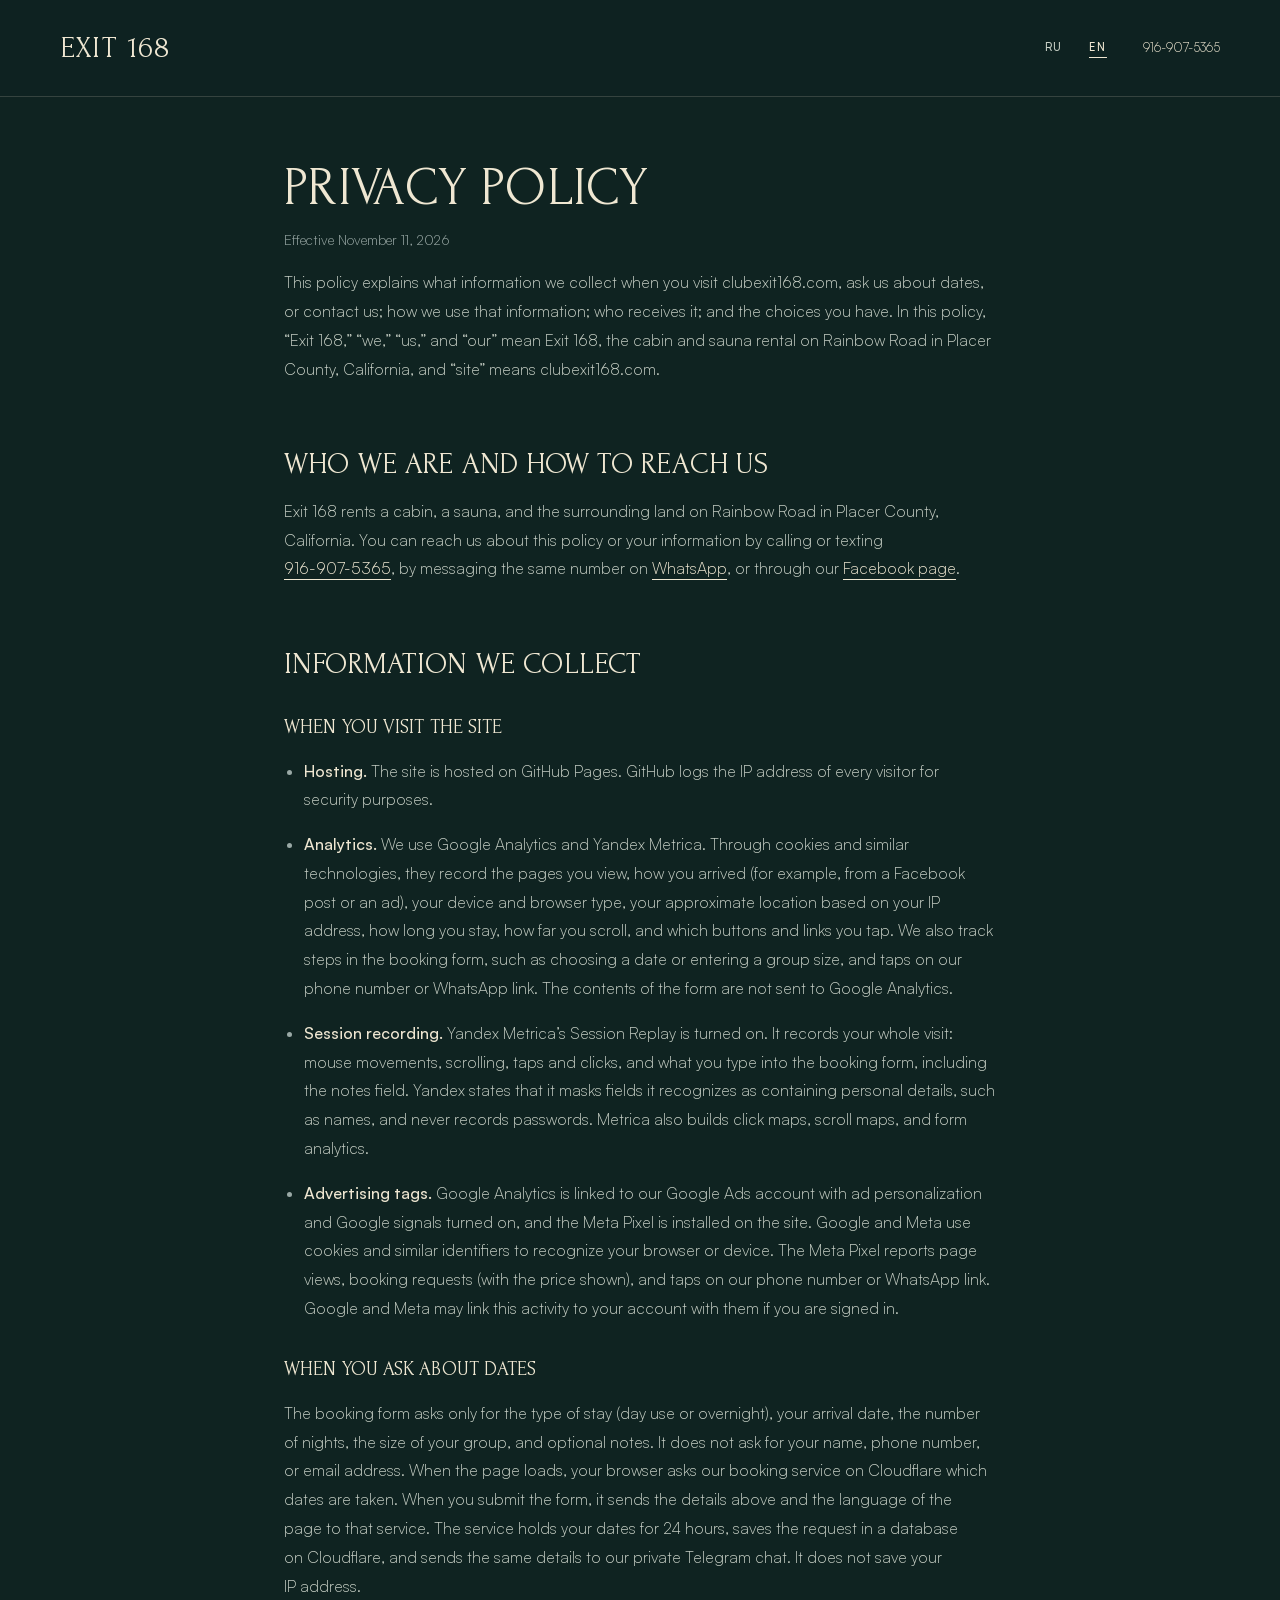
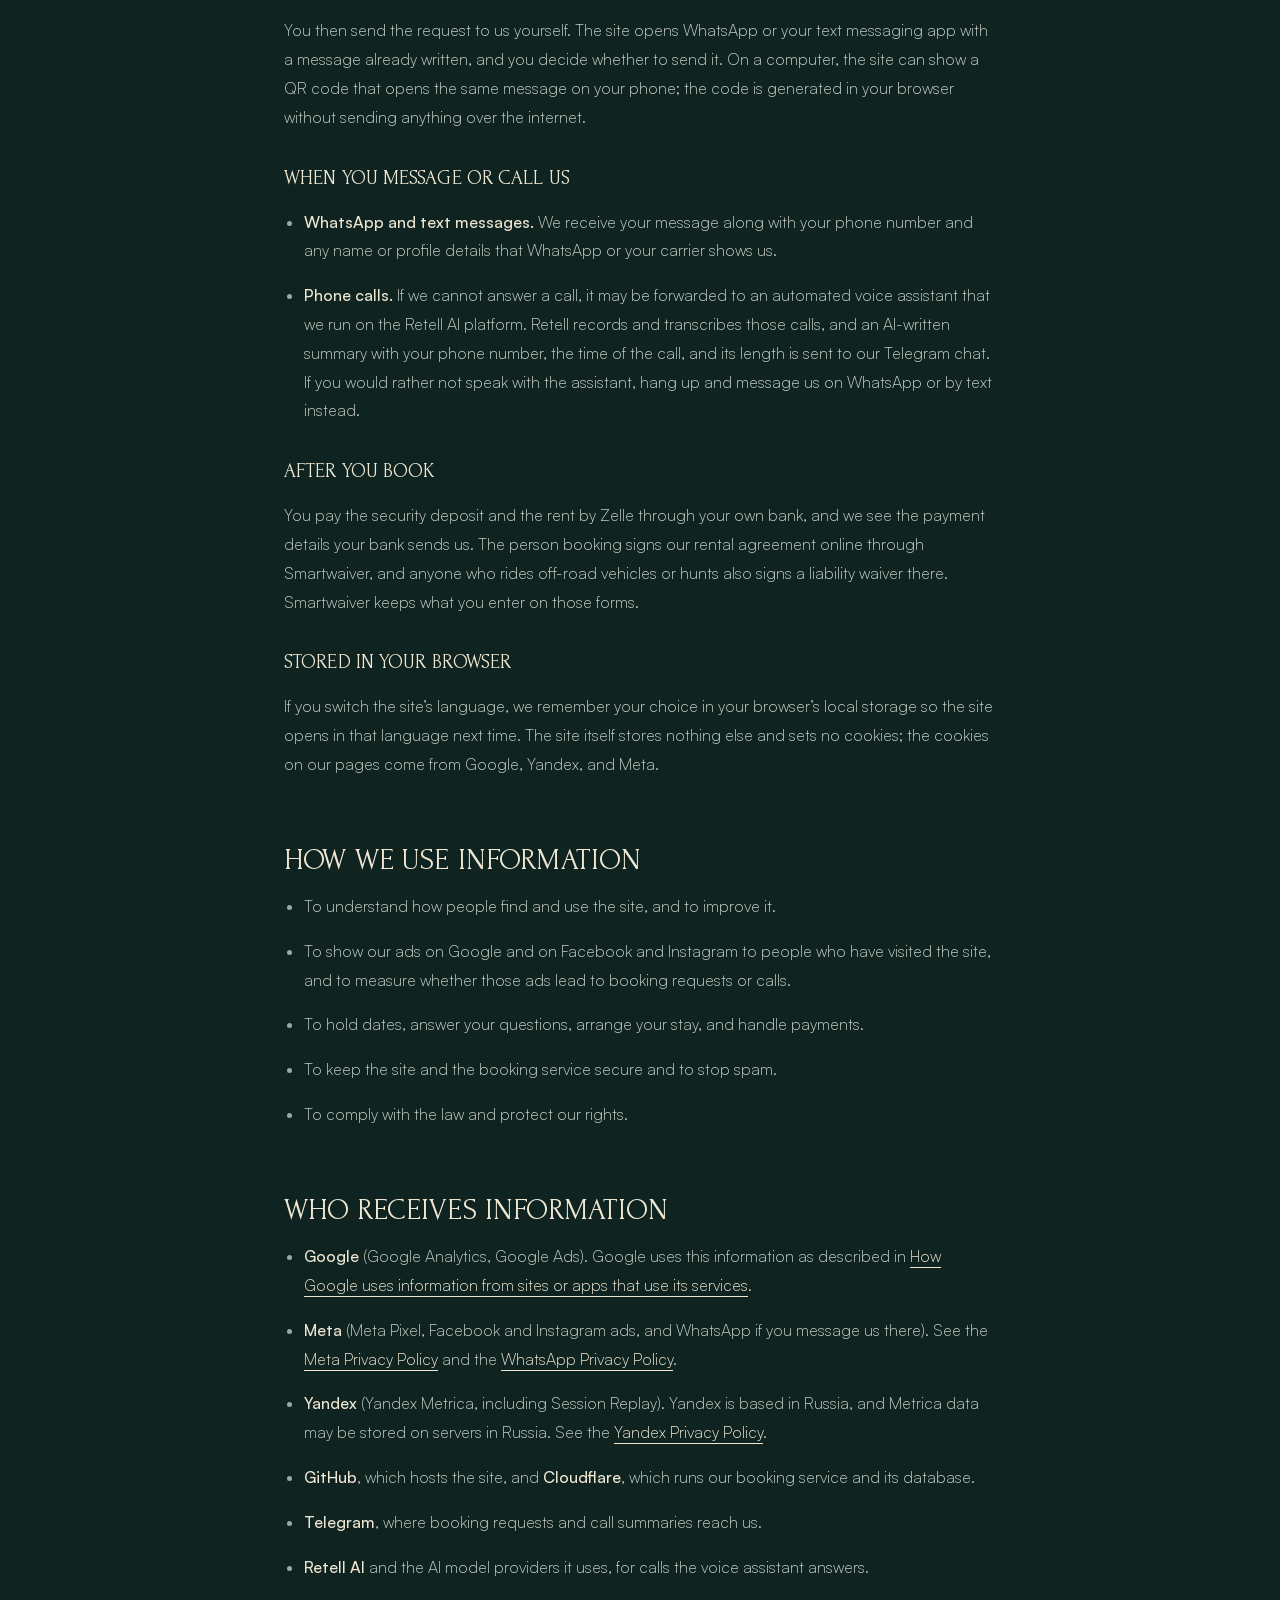
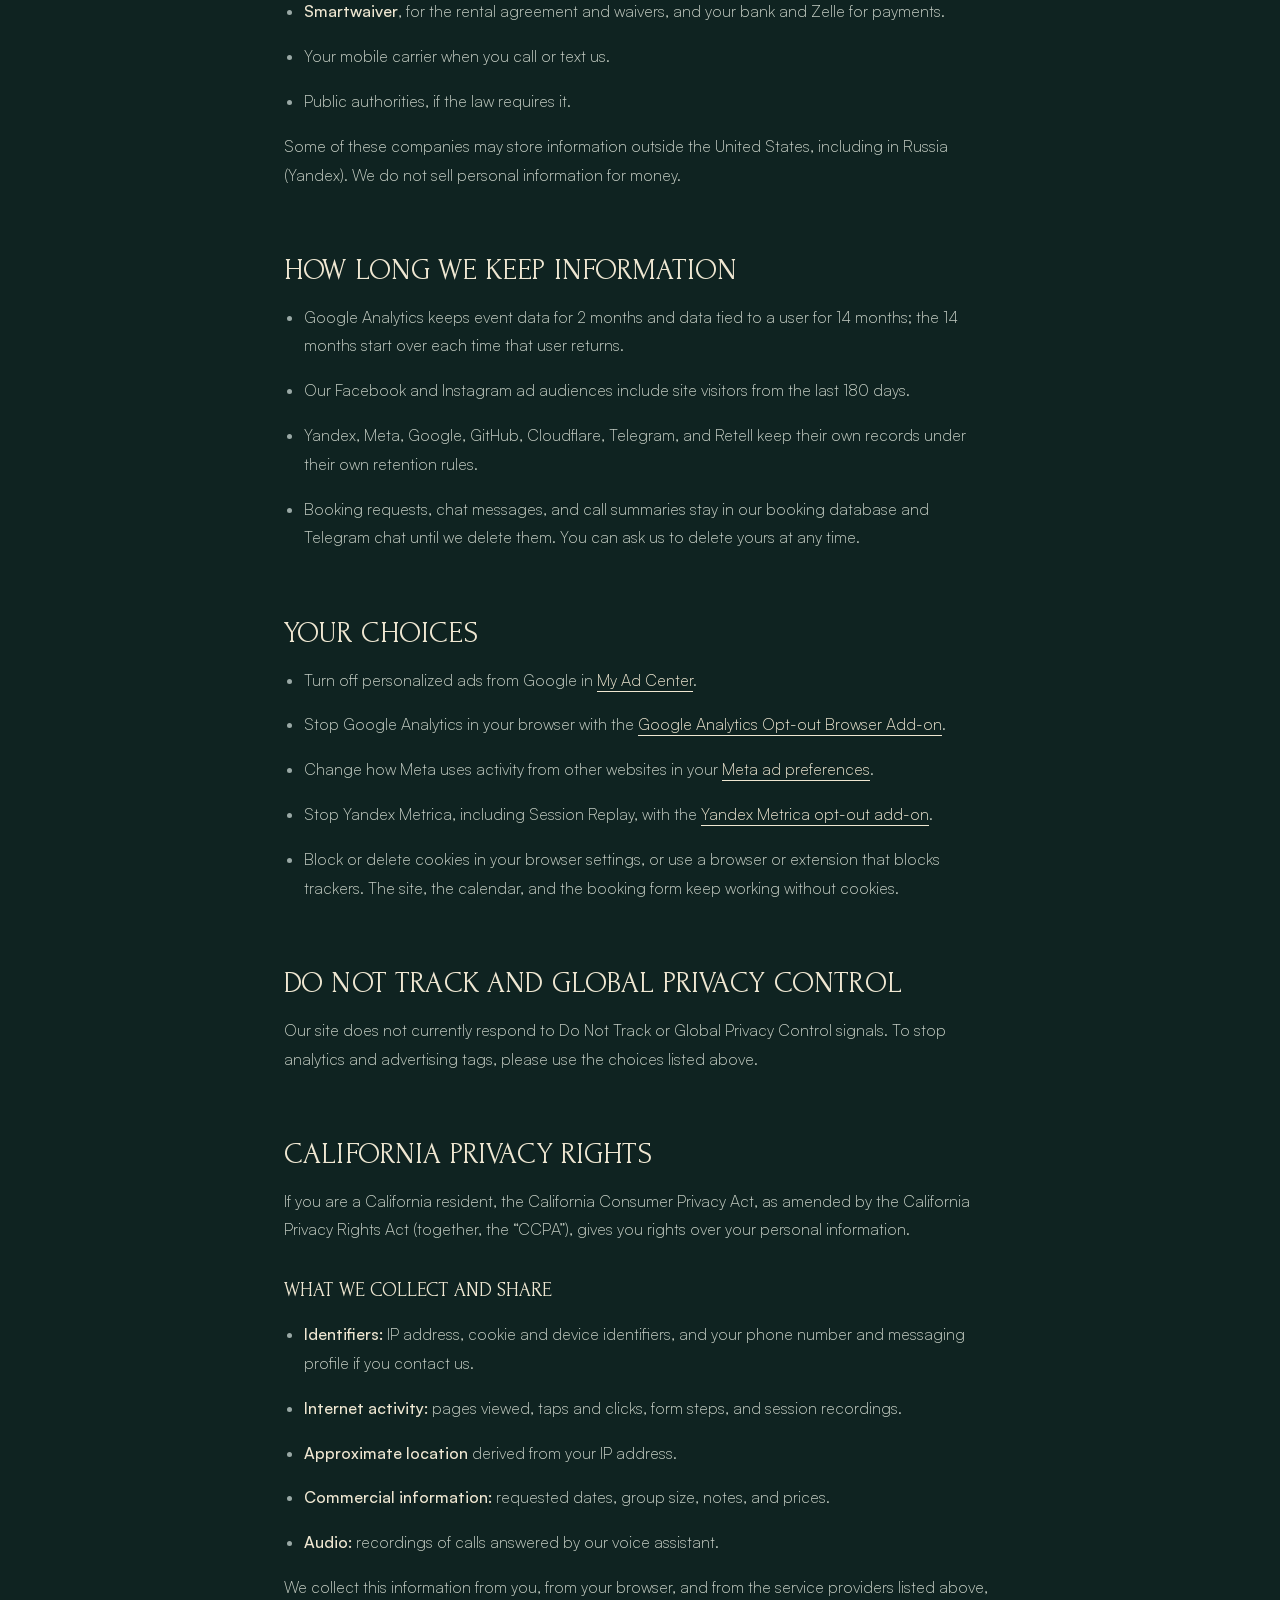
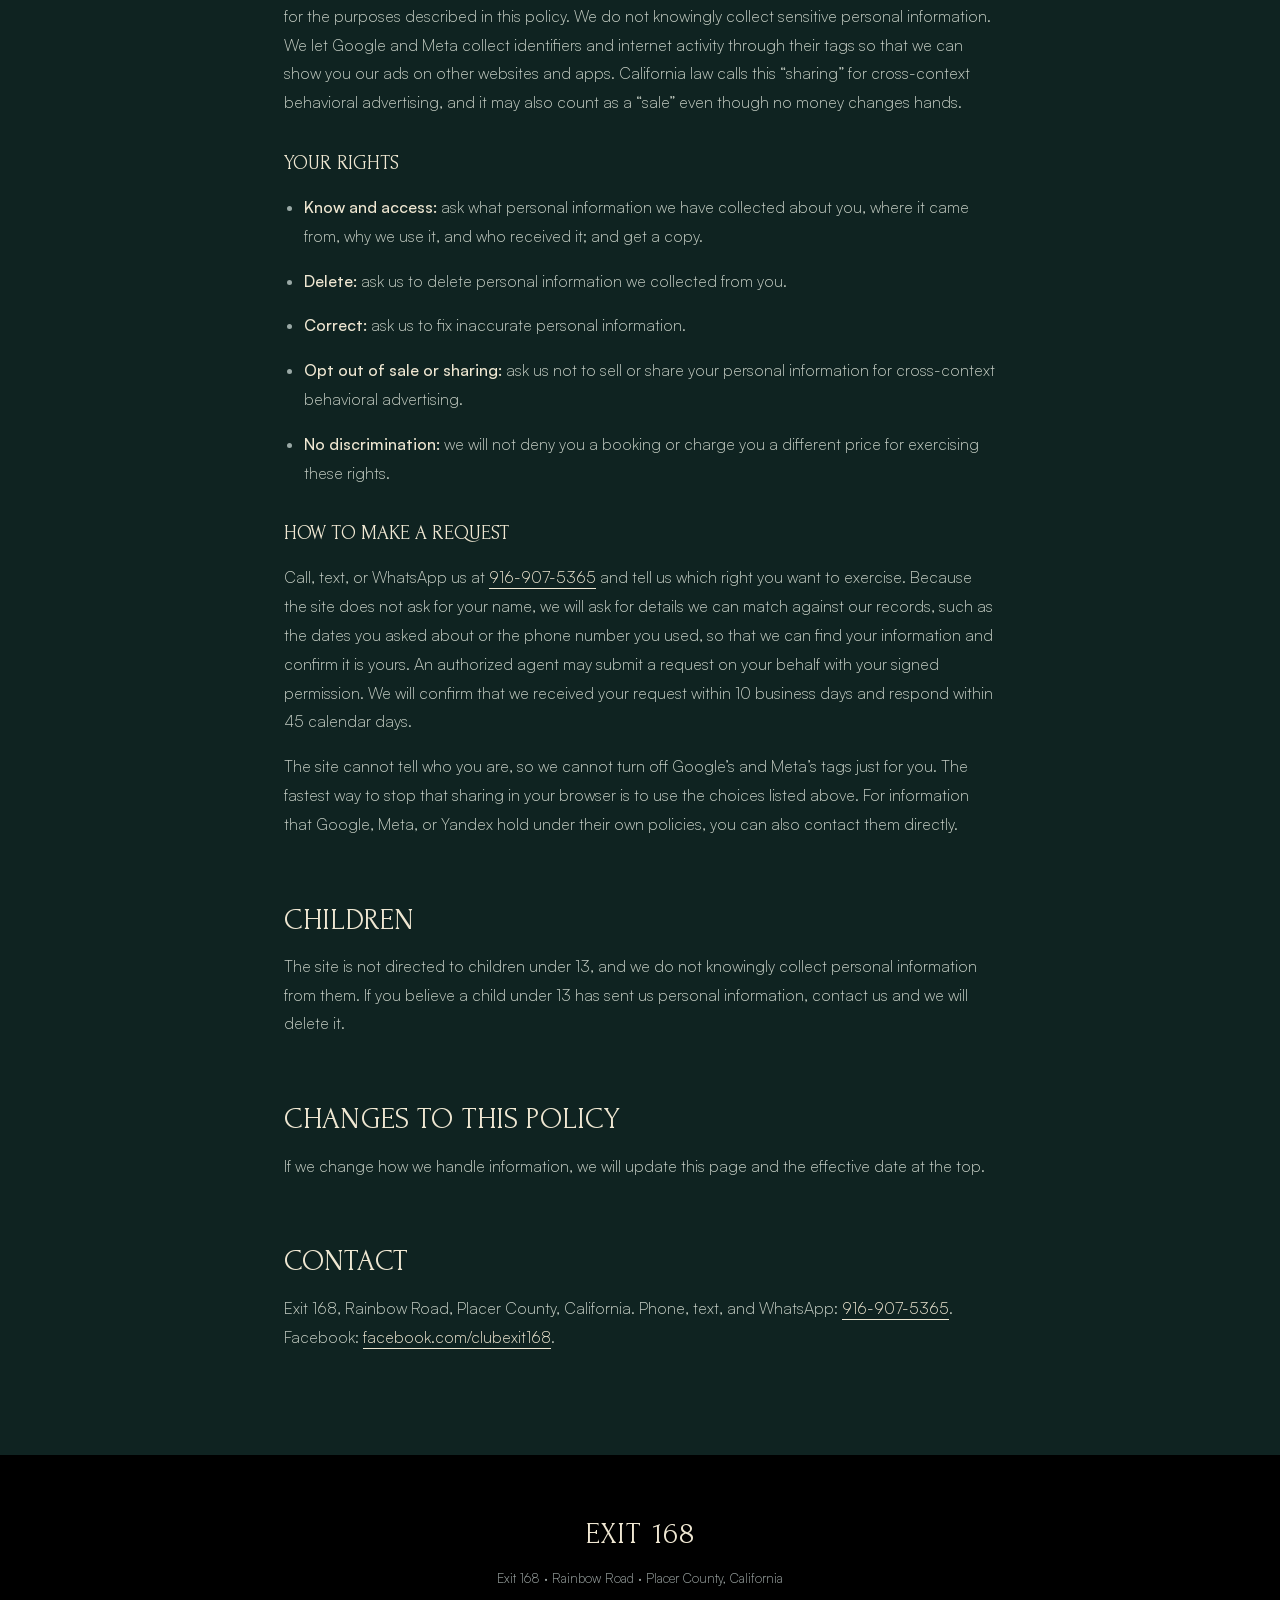
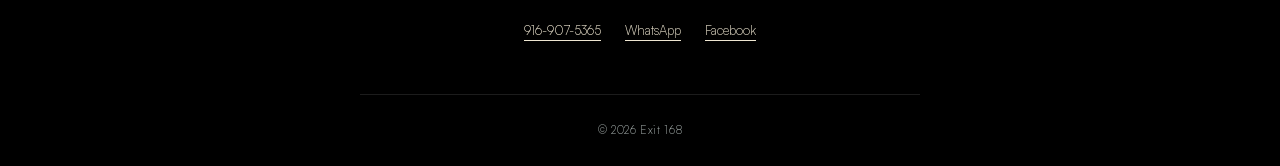
<file: privacy/index.html>
<!doctype html>
<html lang="en">
<head>
<meta charset="utf-8">
<meta name="viewport" content="width=device-width,initial-scale=1">
<title>Privacy Policy | Exit 168</title>
<meta name="description" content="What information clubexit168.com collects, who receives it, how long it is kept, and how to opt out or make a California privacy request.">
<link rel="canonical" href="https://clubexit168.com/privacy/">
<link rel="alternate" hreflang="en" href="https://clubexit168.com/privacy/">
<link rel="alternate" hreflang="ru" href="https://clubexit168.com/ru/privacy/">
<link rel="alternate" hreflang="x-default" href="https://clubexit168.com/privacy/">
<meta name="theme-color" content="#0f2321">
<link rel="icon" href="data:image/svg+xml,%3Csvg xmlns='http://www.w3.org/2000/svg' viewBox='0 0 40 40'%3E%3Crect width='40' height='40' fill='%230f2321'/%3E%3Cpath d='m20 5-10 14h6l-7 10h9v6h4v-6h9l-7-10h6Z' fill='none' stroke='%23efe7d2' stroke-width='2'/%3E%3C/svg%3E">
<link rel="stylesheet" href="../style.css">
</head>
<body class="legal">
<a class="skip" href="#policy">Skip to content</a>

<header class="navigation">
  <a class="wordmark" href="../" aria-label="Exit 168, home page">EXIT 168</a>
  <div class="lang" aria-label="Language"><a href="../ru/privacy/" hreflang="ru" lang="ru">RU</a><span aria-current="page">EN</span></div>
  <a class="nav-phone" href="tel:+19169075365" aria-label="Call 916-907-5365"><svg class="icon" viewBox="0 0 24 24" aria-hidden="true"><path d="M6.5 3.5h3l1.5 4-2 1.5a12 12 0 0 0 6 6l1.5-2 4 1.5v3a2 2 0 0 1-2 2A16 16 0 0 1 4.5 5.5a2 2 0 0 1 2-2Z"/></svg><span>916-907-5365</span></a>
</header>

<main id="policy" class="policy">
  <h1>Privacy Policy</h1>
  <p class="effective">Effective November 11, 2026</p>

  <p>This policy explains what information we collect when you visit clubexit168.com, ask us about dates, or contact us; how we use that information; who receives it; and the choices you have. In this policy, “Exit&nbsp;168,” “we,” “us,” and “our” mean Exit&nbsp;168, the cabin and sauna rental on Rainbow Road in Placer County, California, and “site” means clubexit168.com.</p>

  <h2>Who we are and how to reach us</h2>
  <p>Exit&nbsp;168 rents a cabin, a sauna, and the surrounding land on Rainbow Road in Placer County, California. You can reach us about this policy or your information by calling or texting <a class="nowrap" href="tel:+19169075365">916-907-5365</a>, by messaging the same number on <a href="https://wa.me/19169075365">WhatsApp</a>, or through our <a href="https://www.facebook.com/clubexit168">Facebook page</a>.</p>

  <h2>Information we collect</h2>
  <h3>When you visit the site</h3>
  <ul>
    <li><strong>Hosting.</strong> The site is hosted on GitHub Pages. GitHub logs the IP address of every visitor for security purposes.</li>
    <li><strong>Analytics.</strong> We use Google Analytics and Yandex Metrica. Through cookies and similar technologies, they record the pages you view, how you arrived (for example, from a Facebook post or an ad), your device and browser type, your approximate location based on your IP address, how long you stay, how far you scroll, and which buttons and links you tap. We also track steps in the booking form, such as choosing a date or entering a group size, and taps on our phone number or WhatsApp link. The contents of the form are not sent to Google Analytics.</li>
    <li><strong>Session recording.</strong> Yandex Metrica’s Session Replay is turned on. It records your whole visit: mouse movements, scrolling, taps and clicks, and what you type into the booking form, including the notes field. Yandex states that it masks fields it recognizes as containing personal details, such as names, and never records passwords. Metrica also builds click maps, scroll maps, and form analytics.</li>
    <li><strong>Advertising tags.</strong> Google Analytics is linked to our Google Ads account with ad personalization and Google signals turned on, and the Meta Pixel is installed on the site. Google and Meta use cookies and similar identifiers to recognize your browser or device. The Meta Pixel reports page views, booking requests (with the price shown), and taps on our phone number or WhatsApp link. Google and Meta may link this activity to your account with them if you are signed in.</li>
  </ul>

  <h3>When you ask about dates</h3>
  <p>The booking form asks only for the type of stay (day use or overnight), your arrival date, the number of nights, the size of your group, and optional notes. It does not ask for your name, phone number, or email address. When the page loads, your browser asks our booking service on Cloudflare which dates are taken. When you submit the form, it sends the details above and the language of the page to that service. The service holds your dates for 24 hours, saves the request in a database on Cloudflare, and sends the same details to our private Telegram chat. It does not save your IP address.</p>
  <p>You then send the request to us yourself. The site opens WhatsApp or your text messaging app with a message already written, and you decide whether to send it. On a computer, the site can show a QR code that opens the same message on your phone; the code is generated in your browser without sending anything over the internet.</p>

  <h3>When you message or call us</h3>
  <ul>
    <li><strong>WhatsApp and text messages.</strong> We receive your message along with your phone number and any name or profile details that WhatsApp or your carrier shows us.</li>
    <li><strong>Phone calls.</strong> If we cannot answer a call, it may be forwarded to an automated voice assistant that we run on the Retell AI platform. Retell records and transcribes those calls, and an AI-written summary with your phone number, the time of the call, and its length is sent to our Telegram chat. If you would rather not speak with the assistant, hang up and message us on WhatsApp or by text instead.</li>
  </ul>

  <h3>After you book</h3>
  <p>You pay the security deposit and the rent by Zelle through your own bank, and we see the payment details your bank sends us. The person booking signs our rental agreement online through Smartwaiver, and anyone who rides off-road vehicles or hunts also signs a liability waiver there. Smartwaiver keeps what you enter on those forms.</p>

  <h3>Stored in your browser</h3>
  <p>If you switch the site’s language, we remember your choice in your browser’s local storage so the site opens in that language next time. The site itself stores nothing else and sets no cookies; the cookies on our pages come from Google, Yandex, and Meta.</p>

  <h2>How we use information</h2>
  <ul>
    <li>To understand how people find and use the site, and to improve it.</li>
    <li>To show our ads on Google and on Facebook and Instagram to people who have visited the site, and to measure whether those ads lead to booking requests or calls.</li>
    <li>To hold dates, answer your questions, arrange your stay, and handle payments.</li>
    <li>To keep the site and the booking service secure and to stop spam.</li>
    <li>To comply with the law and protect our rights.</li>
  </ul>

  <h2>Who receives information</h2>
  <ul>
    <li><strong>Google</strong> (Google Analytics, Google Ads). Google uses this information as described in <a href="https://policies.google.com/technologies/partner-sites">How Google uses information from sites or apps that use its services</a>.</li>
    <li><strong>Meta</strong> (Meta Pixel, Facebook and Instagram ads, and WhatsApp if you message us there). See the <a href="https://www.facebook.com/privacy/policy/">Meta Privacy Policy</a> and the <a href="https://www.whatsapp.com/legal/privacy-policy">WhatsApp Privacy Policy</a>.</li>
    <li><strong>Yandex</strong> (Yandex Metrica, including Session Replay). Yandex is based in Russia, and Metrica data may be stored on servers in Russia. See the <a href="https://yandex.com/legal/confidential/">Yandex Privacy Policy</a>.</li>
    <li><strong>GitHub</strong>, which hosts the site, and <strong>Cloudflare</strong>, which runs our booking service and its database.</li>
    <li><strong>Telegram</strong>, where booking requests and call summaries reach us.</li>
    <li><strong>Retell AI</strong> and the AI model providers it uses, for calls the voice assistant answers.</li>
    <li><strong>Smartwaiver</strong>, for the rental agreement and waivers, and your bank and Zelle for payments.</li>
    <li>Your mobile carrier when you call or text us.</li>
    <li>Public authorities, if the law requires it.</li>
  </ul>
  <p>Some of these companies may store information outside the United States, including in Russia (Yandex). We do not sell personal information for money.</p>

  <h2>How long we keep information</h2>
  <ul>
    <li>Google Analytics keeps event data for 2 months and data tied to a user for 14 months; the 14 months start over each time that user returns.</li>
    <li>Our Facebook and Instagram ad audiences include site visitors from the last 180 days.</li>
    <li>Yandex, Meta, Google, GitHub, Cloudflare, Telegram, and Retell keep their own records under their own retention rules.</li>
    <li>Booking requests, chat messages, and call summaries stay in our booking database and Telegram chat until we delete them. You can ask us to delete yours at any time.</li>
  </ul>

  <h2>Your choices</h2>
  <ul>
    <li>Turn off personalized ads from Google in <a href="https://myadcenter.google.com/">My Ad Center</a>.</li>
    <li>Stop Google Analytics in your browser with the <a href="https://tools.google.com/dlpage/gaoptout">Google Analytics Opt-out Browser Add-on</a>.</li>
    <li>Change how Meta uses activity from other websites in your <a href="https://accountscenter.facebook.com/ad_preferences">Meta ad preferences</a>.</li>
    <li>Stop Yandex Metrica, including Session Replay, with the <a href="https://yandex.com/support/metrica/general/opt-out.html">Yandex Metrica opt-out add-on</a>.</li>
    <li>Block or delete cookies in your browser settings, or use a browser or extension that blocks trackers. The site, the calendar, and the booking form keep working without cookies.</li>
  </ul>

  <h2>Do Not Track and Global Privacy Control</h2>
  <p>Our site does not currently respond to Do Not Track or Global Privacy Control signals. To stop analytics and advertising tags, please use the choices listed above.</p>

  <h2>California privacy rights</h2>
  <p>If you are a California resident, the California Consumer Privacy Act, as amended by the California Privacy Rights Act (together, the “CCPA”), gives you rights over your personal information.</p>
  <h3>What we collect and share</h3>
  <ul>
    <li><strong>Identifiers:</strong> IP address, cookie and device identifiers, and your phone number and messaging profile if you contact us.</li>
    <li><strong>Internet activity:</strong> pages viewed, taps and clicks, form steps, and session recordings.</li>
    <li><strong>Approximate location</strong> derived from your IP address.</li>
    <li><strong>Commercial information:</strong> requested dates, group size, notes, and prices.</li>
    <li><strong>Audio:</strong> recordings of calls answered by our voice assistant.</li>
  </ul>
  <p>We collect this information from you, from your browser, and from the service providers listed above, for the purposes described in this policy. We do not knowingly collect sensitive personal information. We let Google and Meta collect identifiers and internet activity through their tags so that we can show you our ads on other websites and apps. California law calls this “sharing” for cross-context behavioral advertising, and it may also count as a “sale” even though no money changes hands.</p>
  <h3>Your rights</h3>
  <ul>
    <li><strong>Know and access:</strong> ask what personal information we have collected about you, where it came from, why we use it, and who received it; and get a copy.</li>
    <li><strong>Delete:</strong> ask us to delete personal information we collected from you.</li>
    <li><strong>Correct:</strong> ask us to fix inaccurate personal information.</li>
    <li><strong>Opt out of sale or sharing:</strong> ask us not to sell or share your personal information for cross-context behavioral advertising.</li>
    <li><strong>No discrimination:</strong> we will not deny you a booking or charge you a different price for exercising these rights.</li>
  </ul>
  <h3>How to make a request</h3>
  <p>Call, text, or WhatsApp us at <a class="nowrap" href="tel:+19169075365">916-907-5365</a> and tell us which right you want to exercise. Because the site does not ask for your name, we will ask for details we can match against our records, such as the dates you asked about or the phone number you used, so that we can find your information and confirm it is yours. An authorized agent may submit a request on your behalf with your signed permission. We will confirm that we received your request within 10 business days and respond within 45 calendar days.</p>
  <p>The site cannot tell who you are, so we cannot turn off Google’s and Meta’s tags just for you. The fastest way to stop that sharing in your browser is to use the choices listed above. For information that Google, Meta, or Yandex hold under their own policies, you can also contact them directly.</p>

  <h2>Children</h2>
  <p>The site is not directed to children under 13, and we do not knowingly collect personal information from them. If you believe a child under 13 has sent us personal information, contact us and we will delete it.</p>

  <h2>Changes to this policy</h2>
  <p>If we change how we handle information, we will update this page and the effective date at the top.</p>

  <h2>Contact</h2>
  <p>Exit&nbsp;168, Rainbow Road, Placer County, California. Phone, text, and WhatsApp: <a class="nowrap" href="tel:+19169075365">916-907-5365</a>. Facebook: <a href="https://www.facebook.com/clubexit168">facebook.com/clubexit168</a>.</p>
</main>

<footer>
  <div class="footer-main">
    <a class="wordmark" href="../">EXIT 168</a>
    <p>Exit&nbsp;168 · Rainbow Road · Placer County, California</p>
    <p><a class="nowrap" href="tel:+19169075365">916-907-5365</a> <a href="https://wa.me/19169075365" target="_blank" rel="noopener">WhatsApp</a> <a href="https://www.facebook.com/clubexit168">Facebook</a></p>
  </div>
  <div class="copyright">© 2026&nbsp;Exit&nbsp;168</div>
</footer>
</body>
</html>
</file>
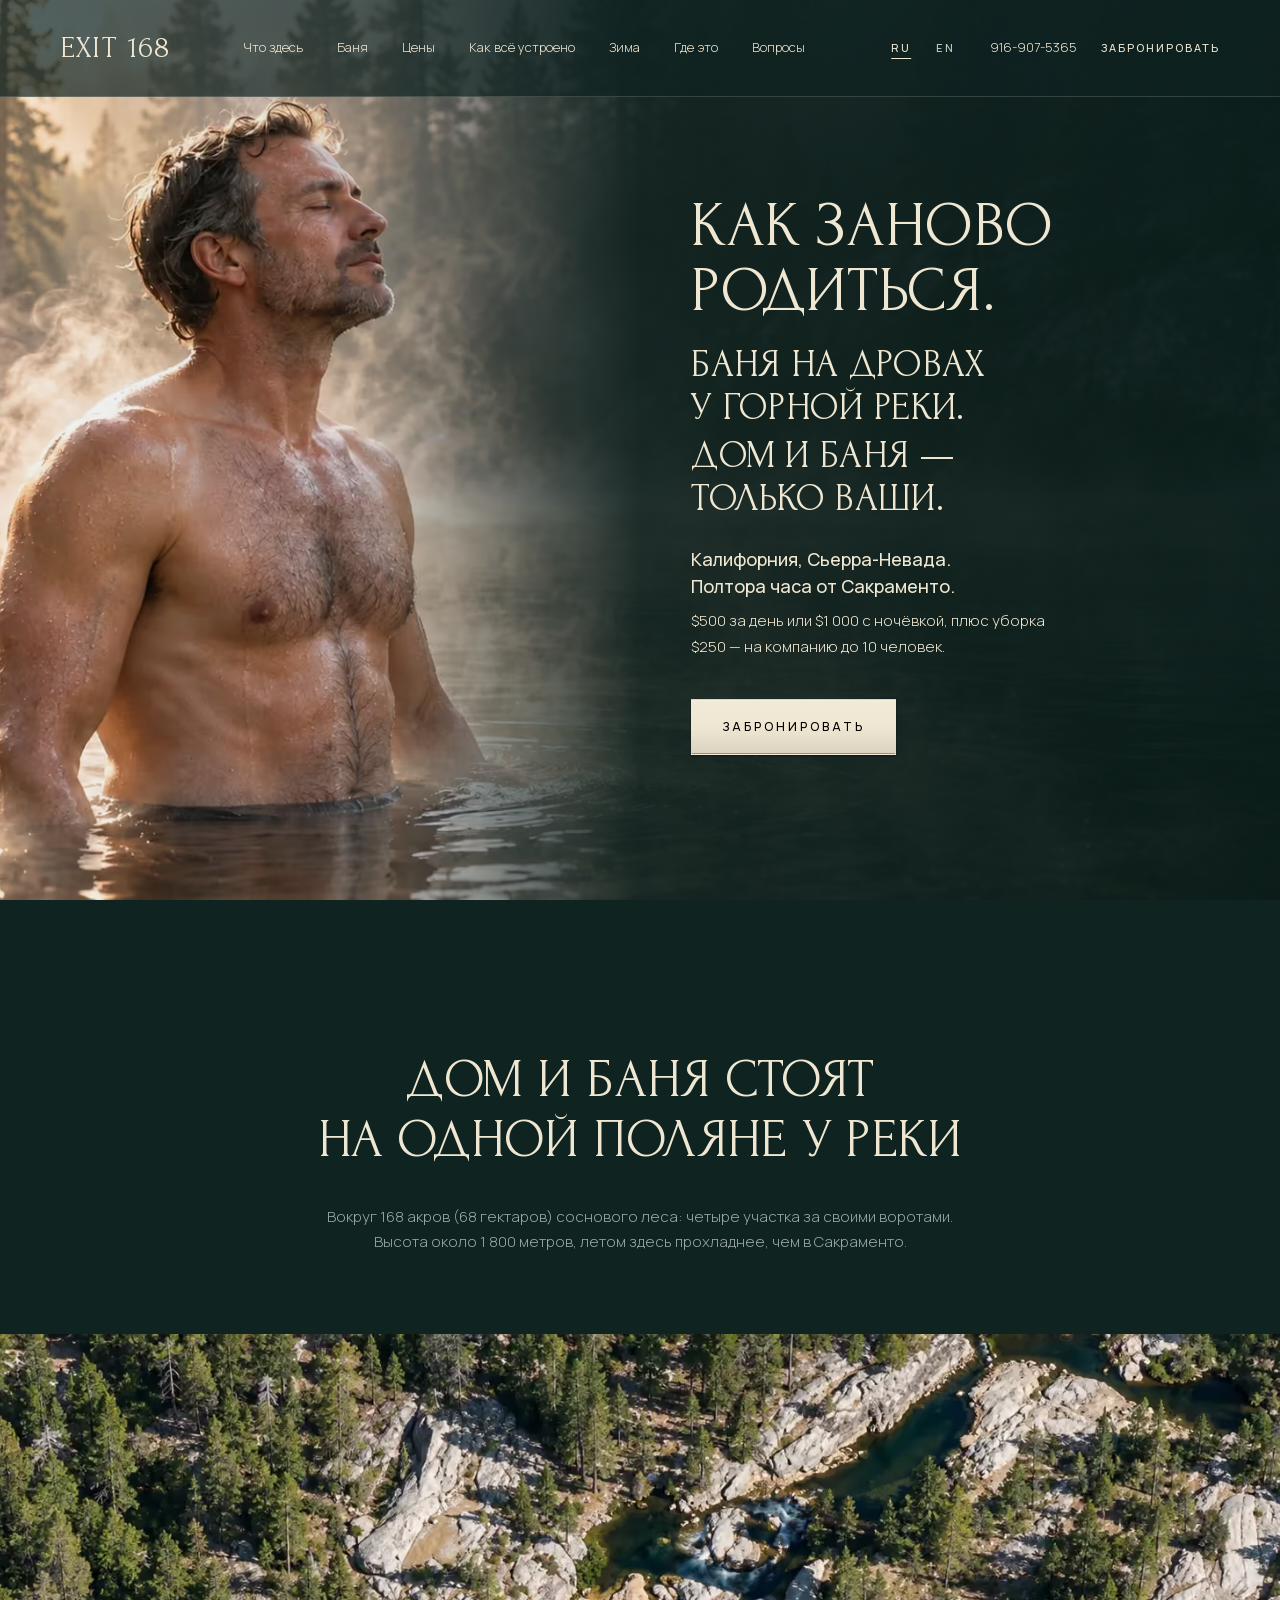
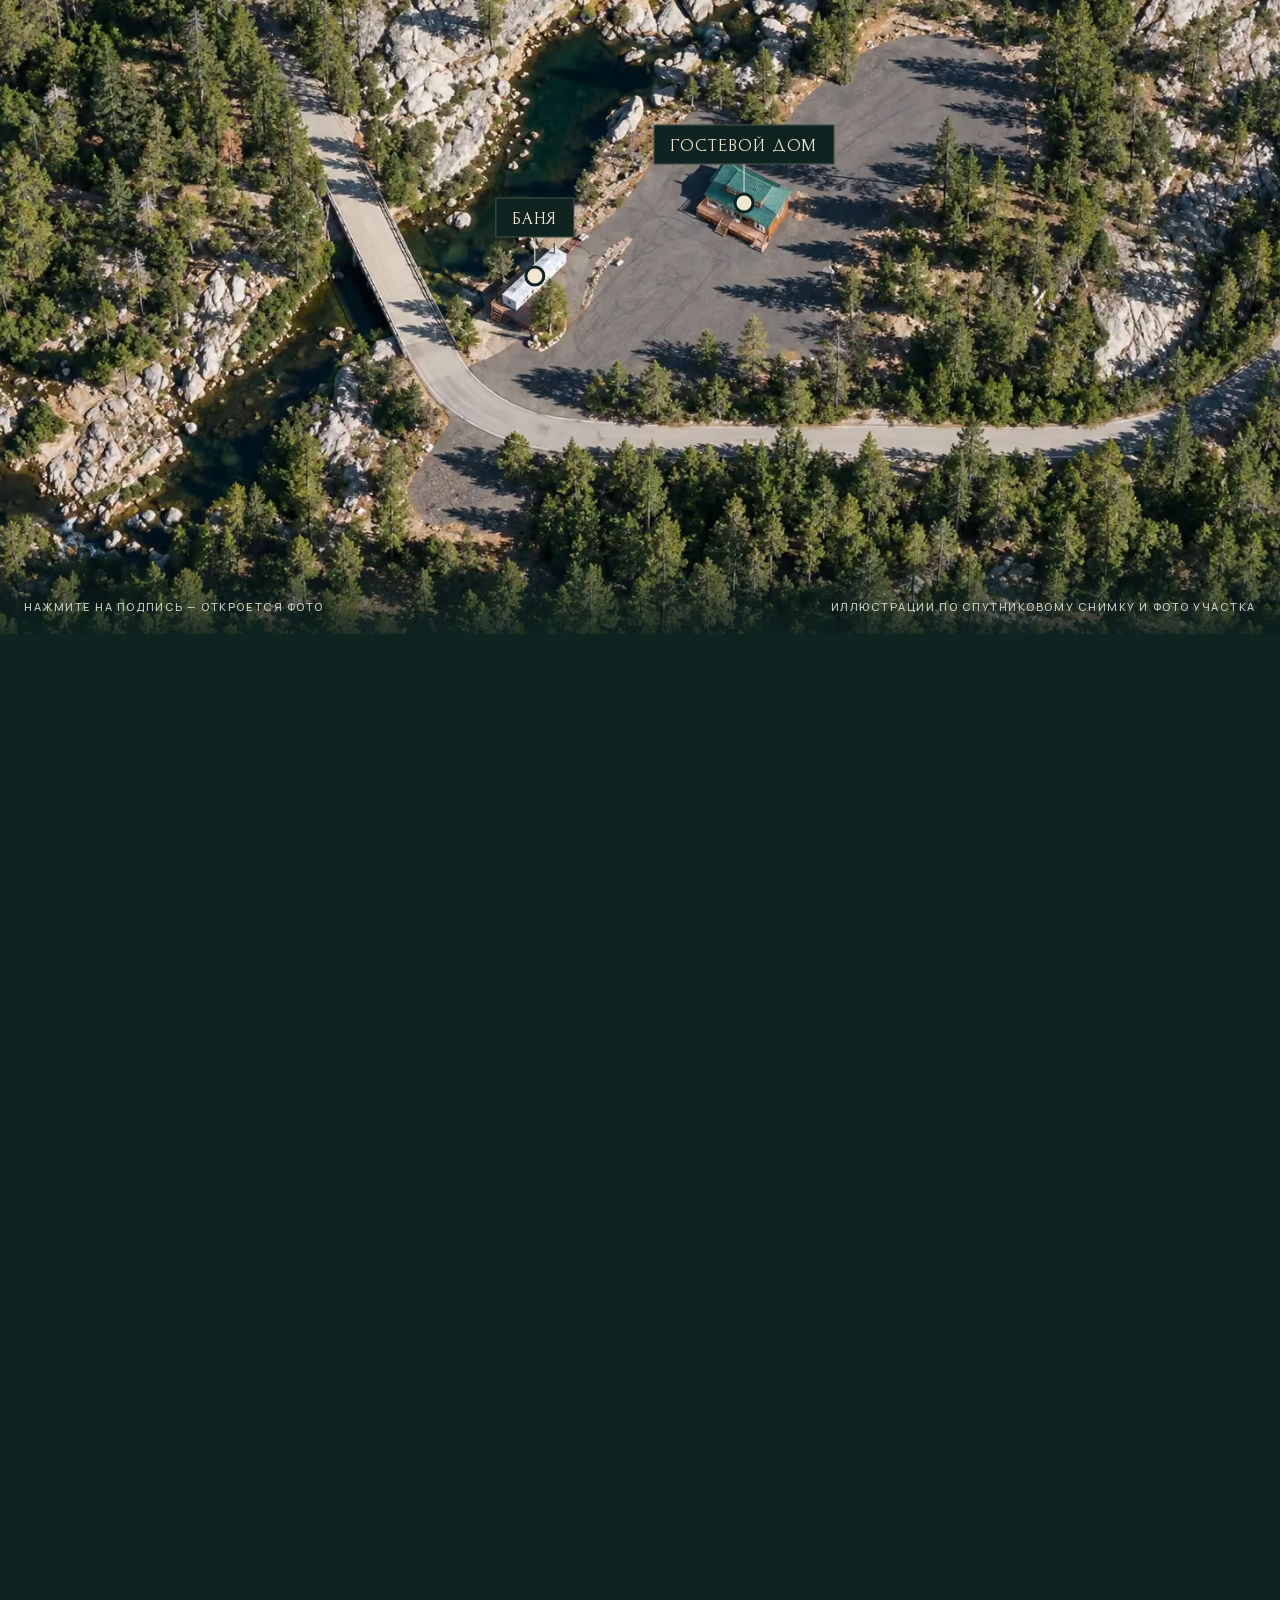
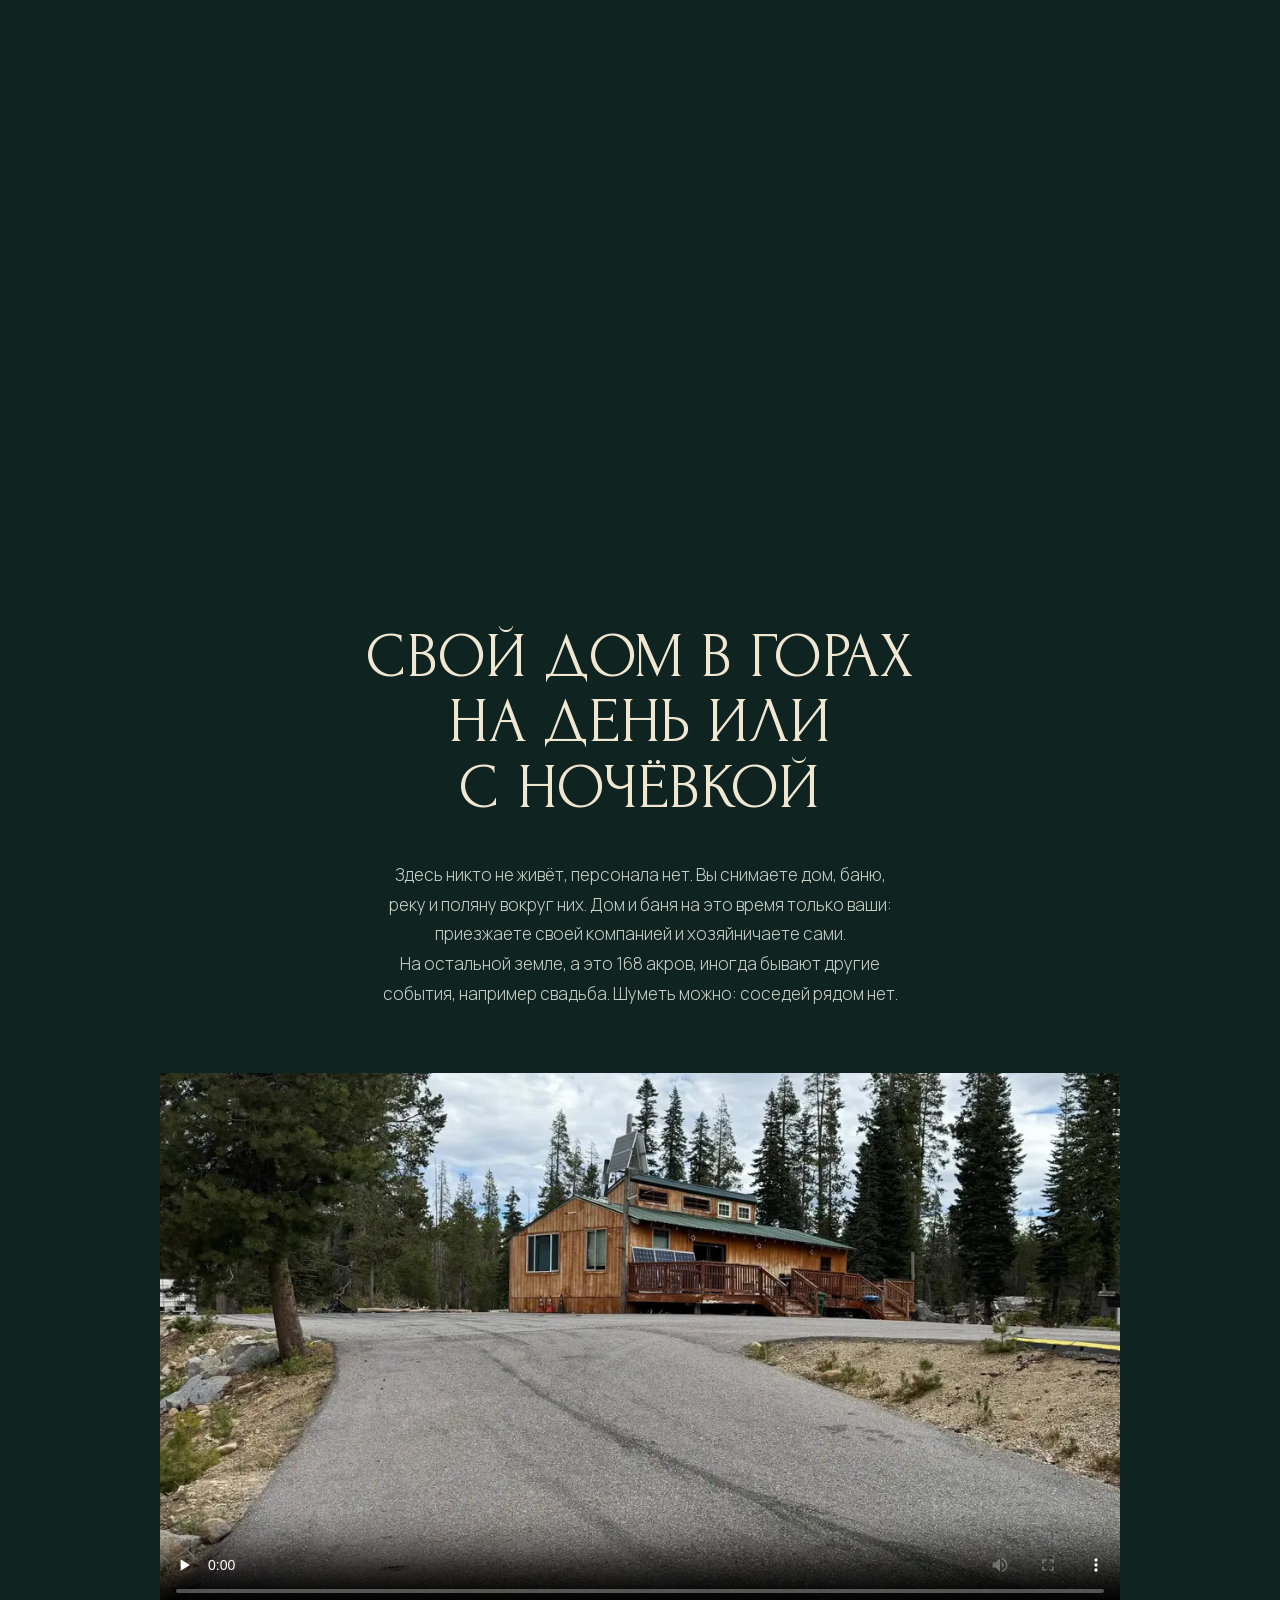
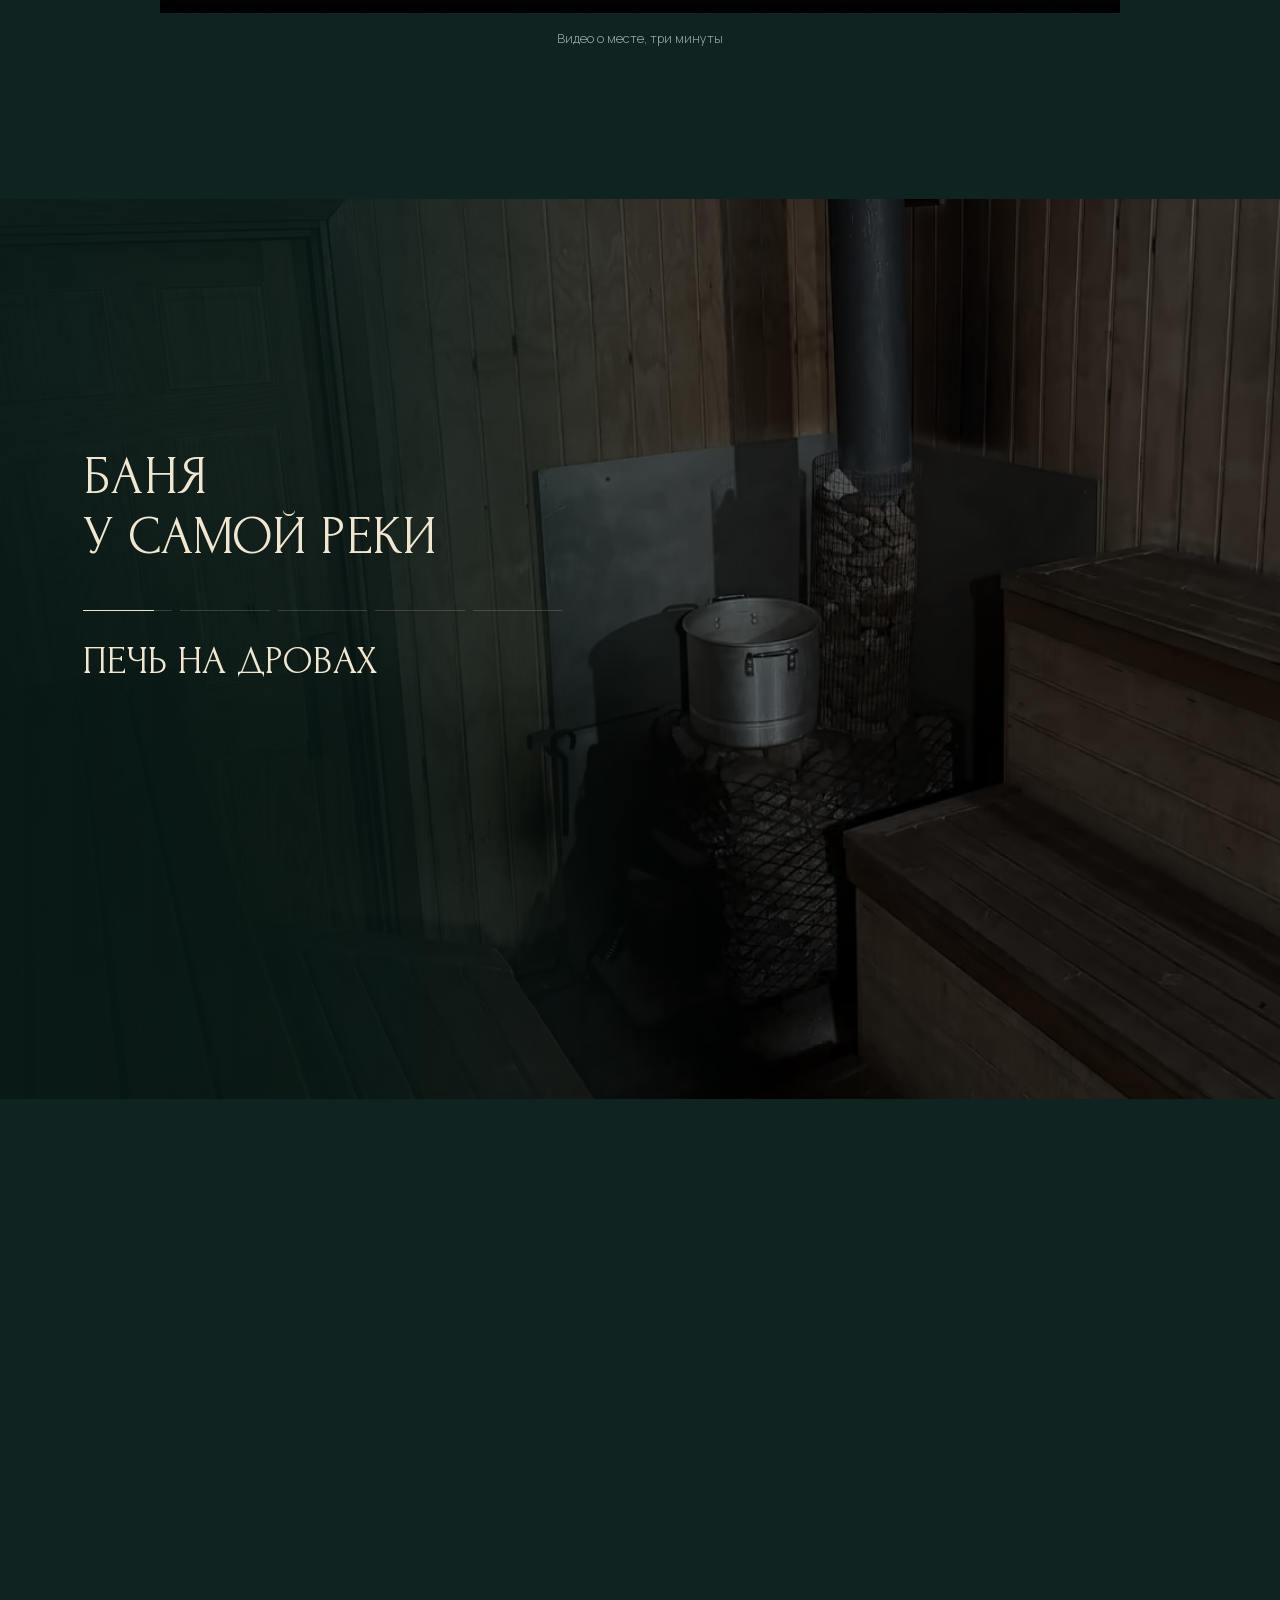
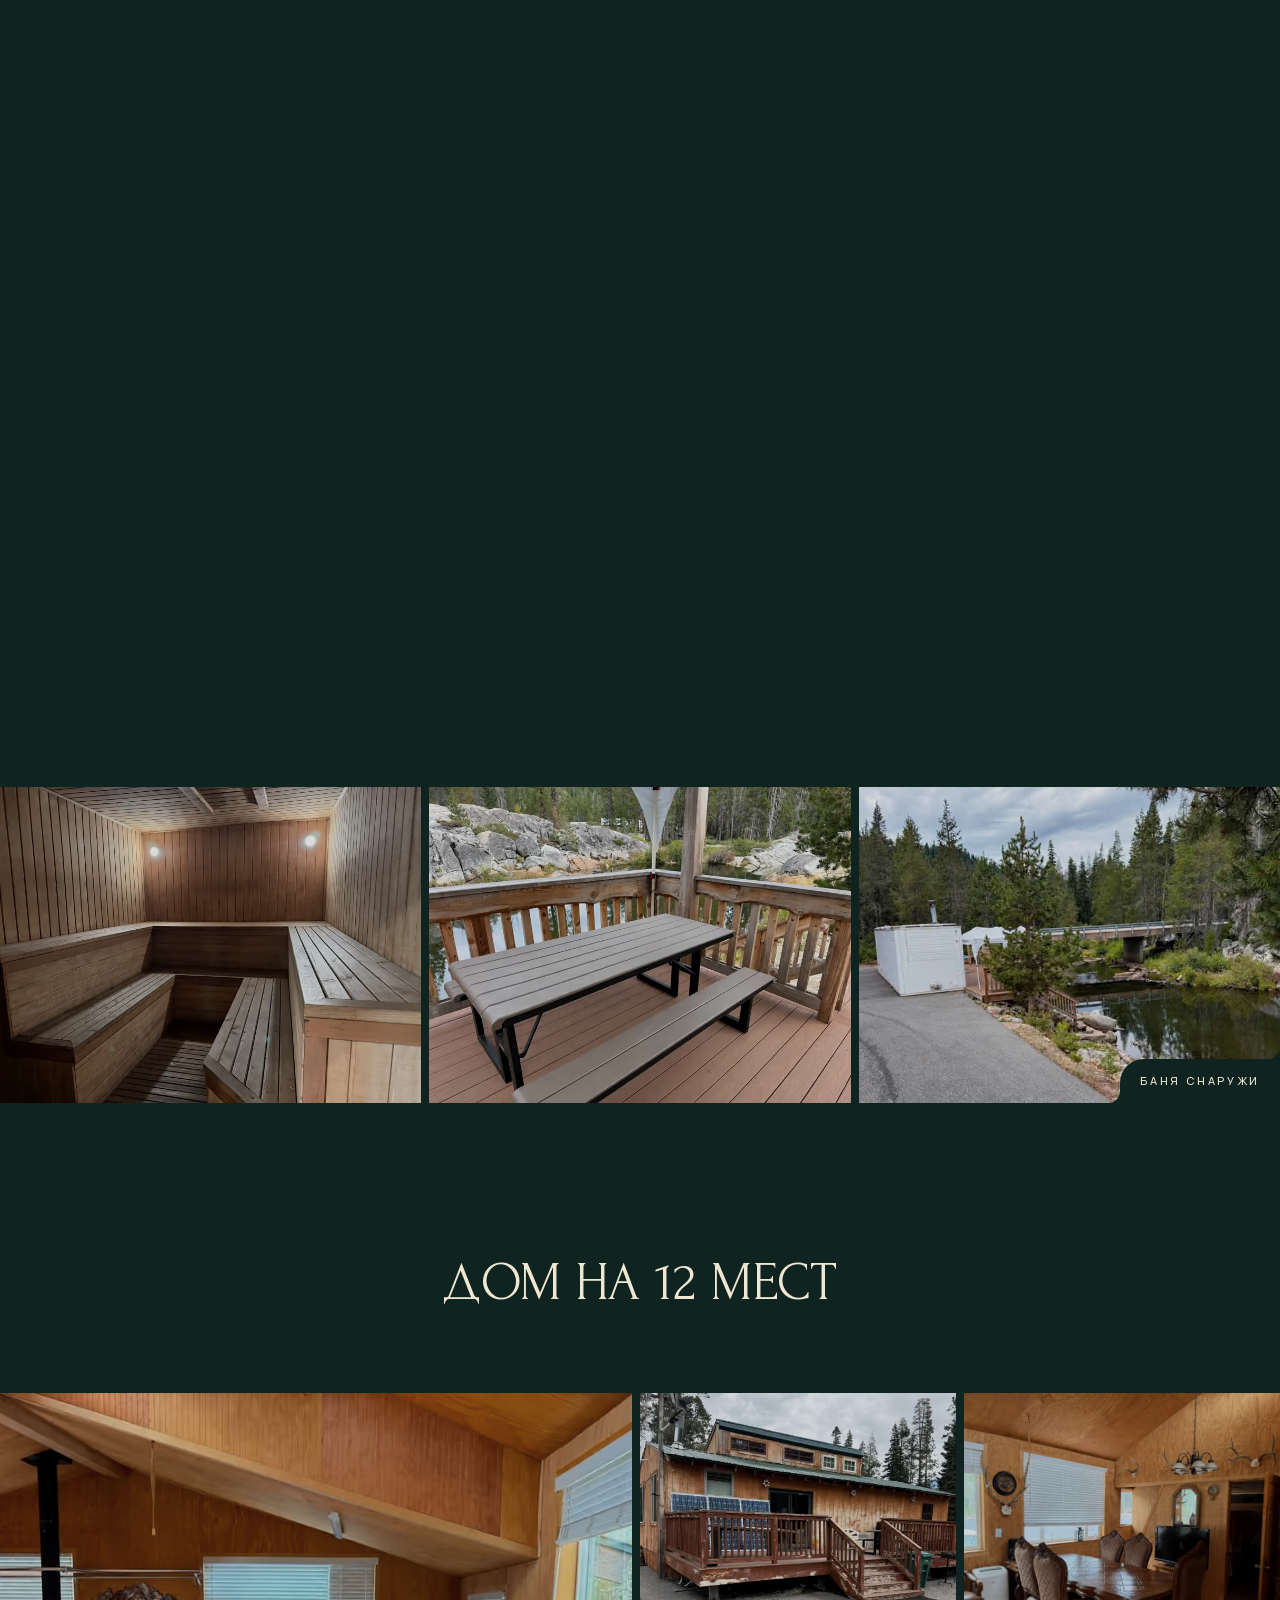
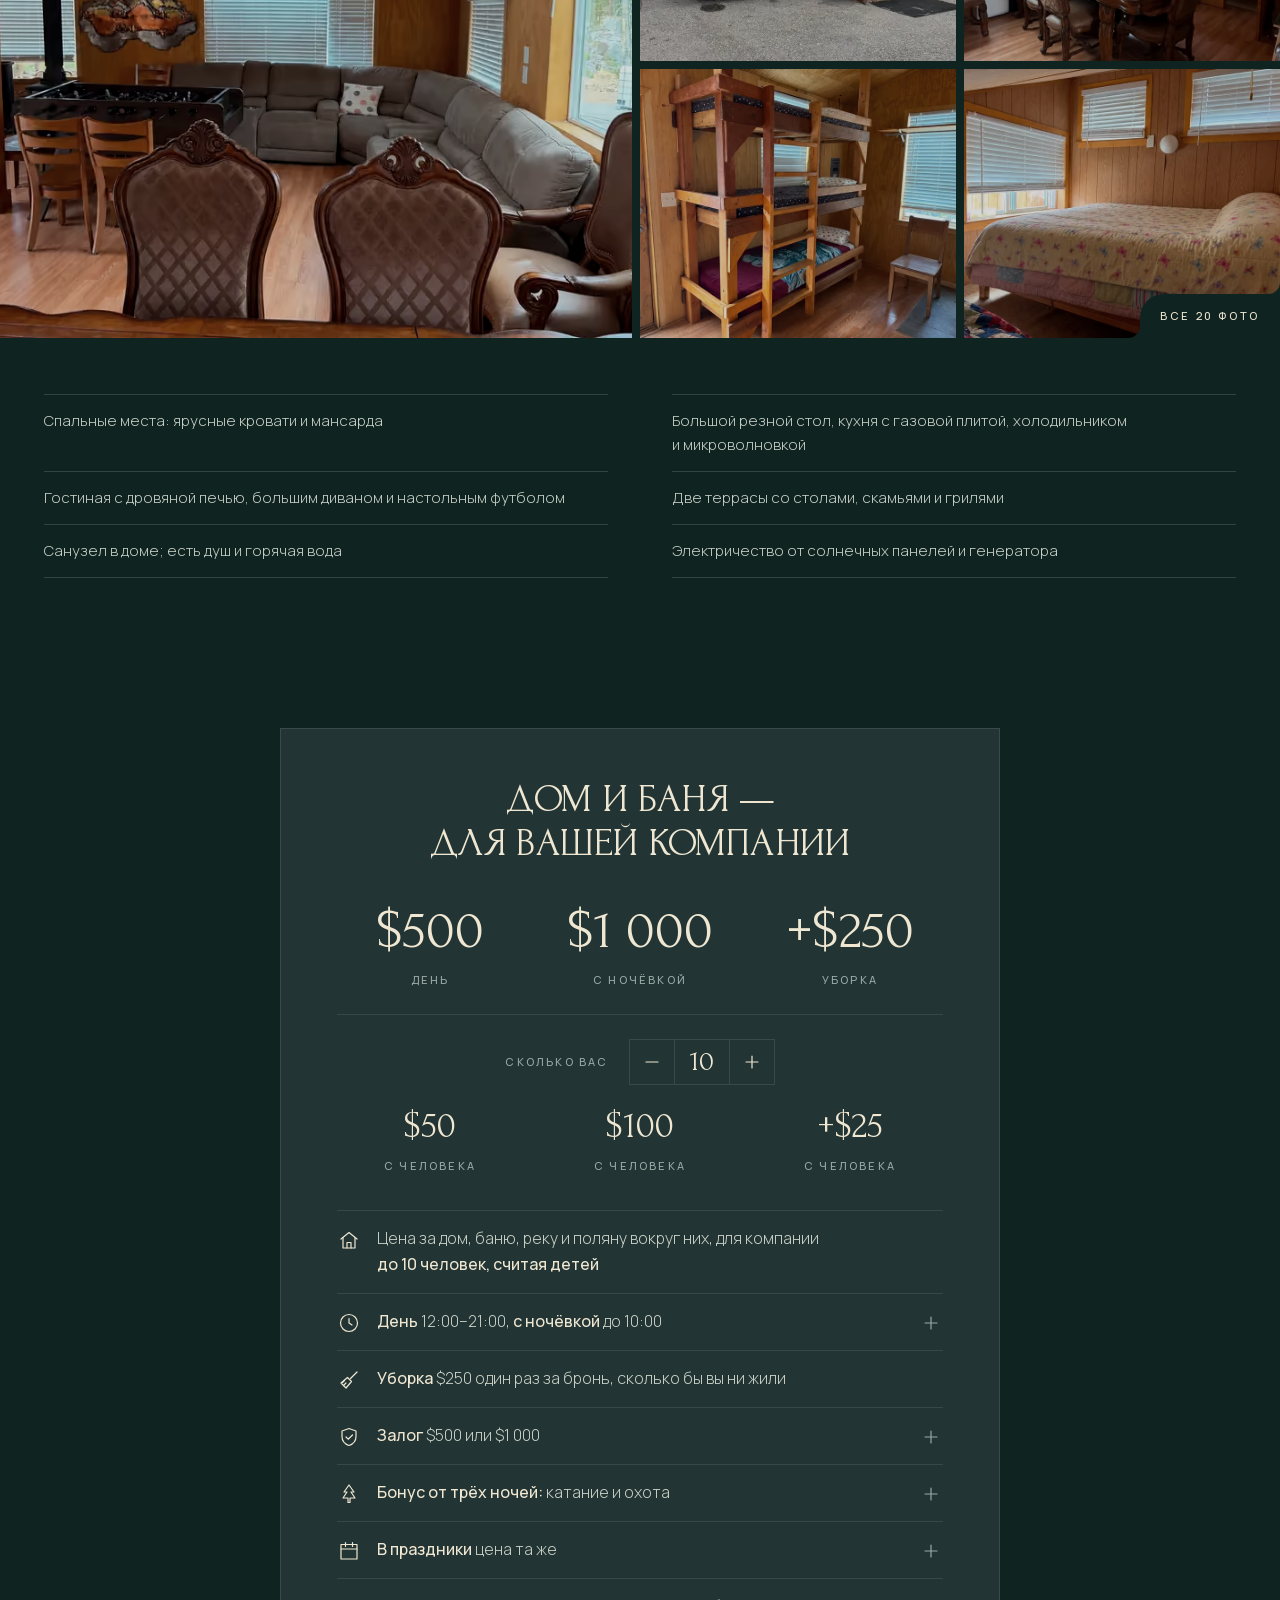
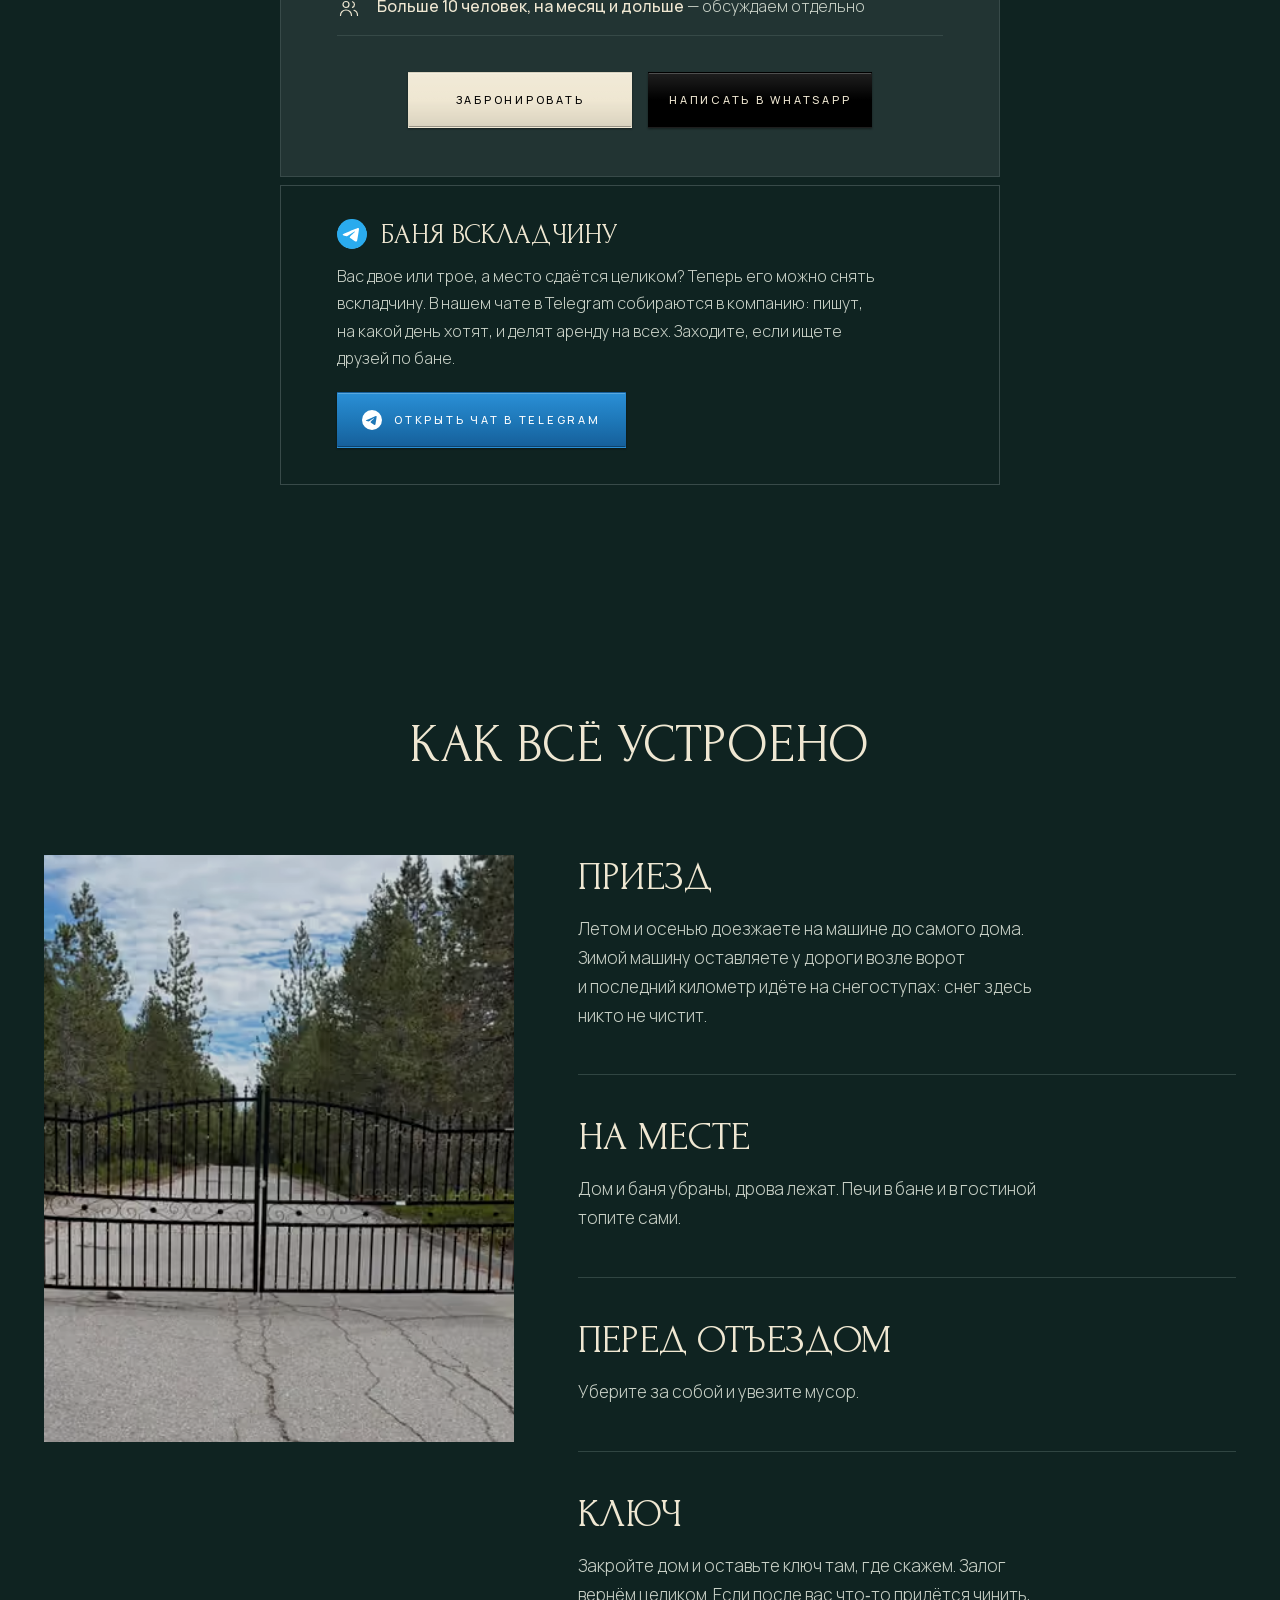
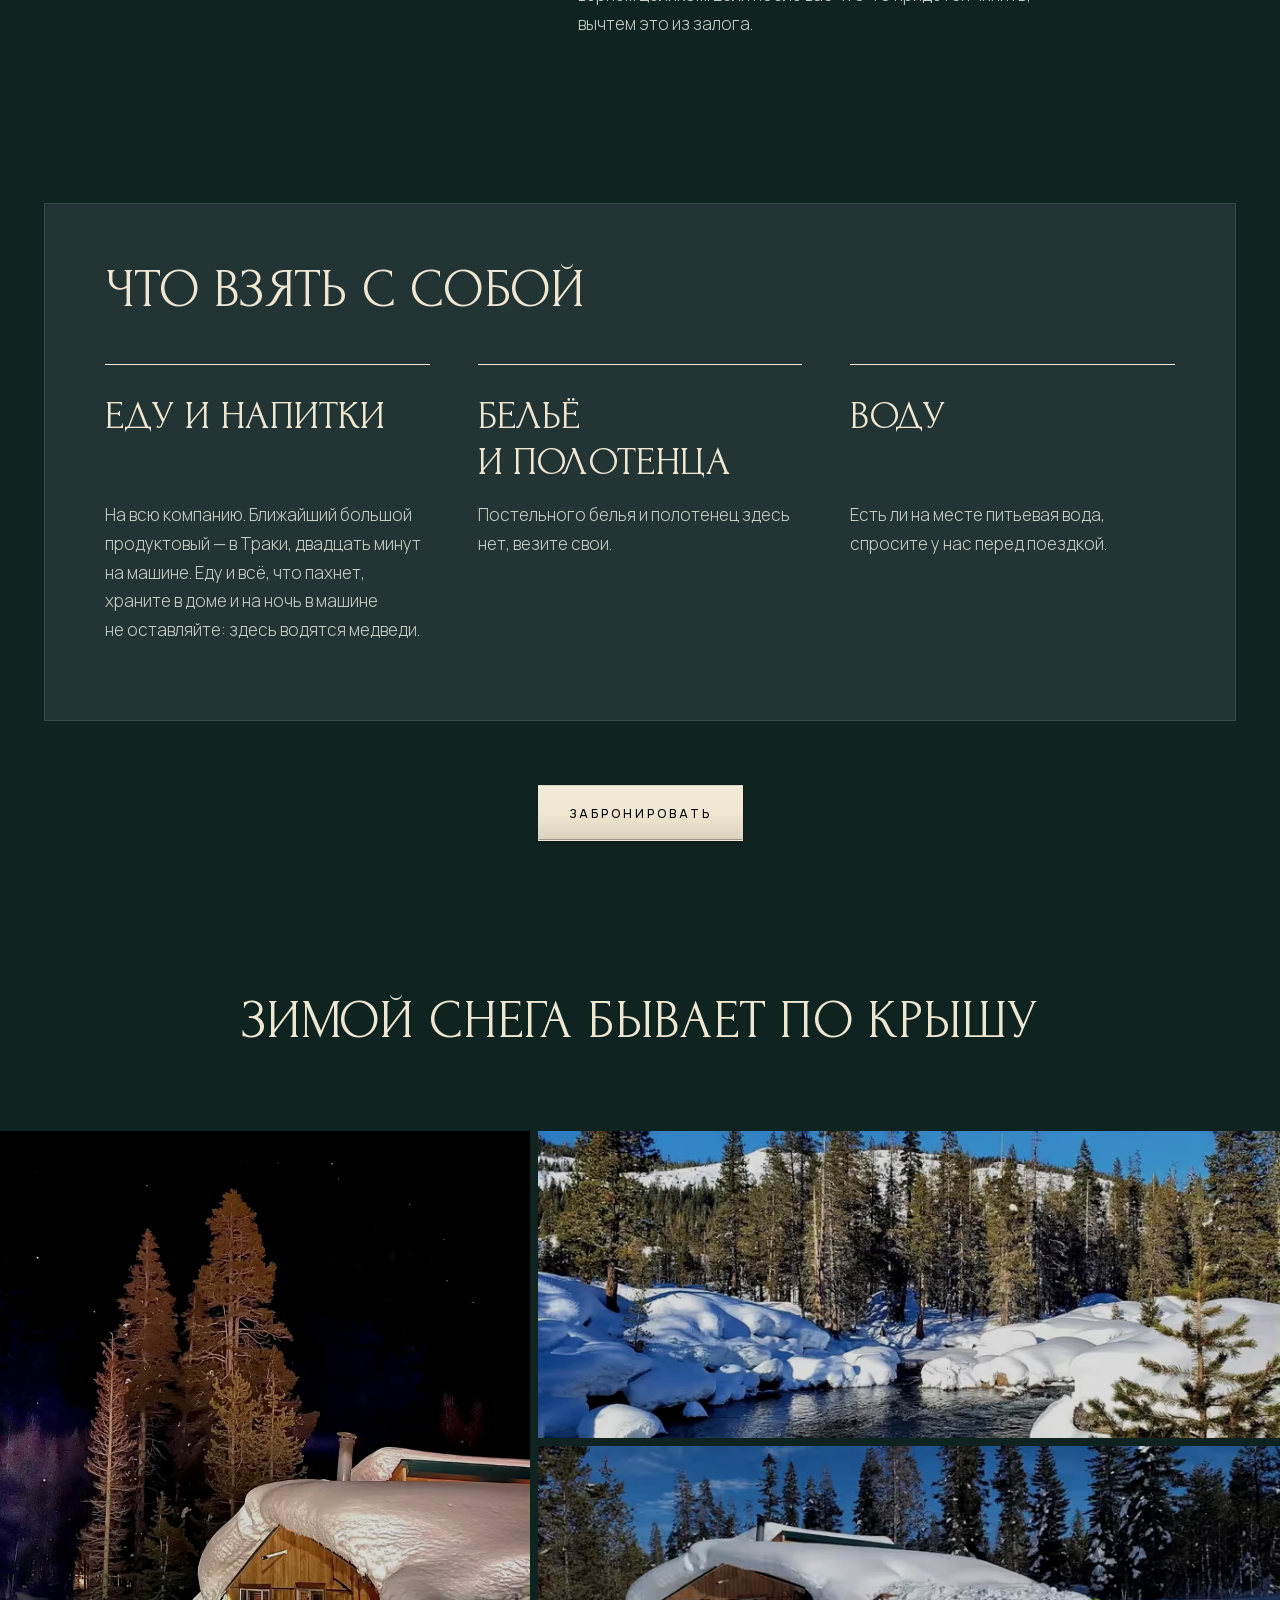
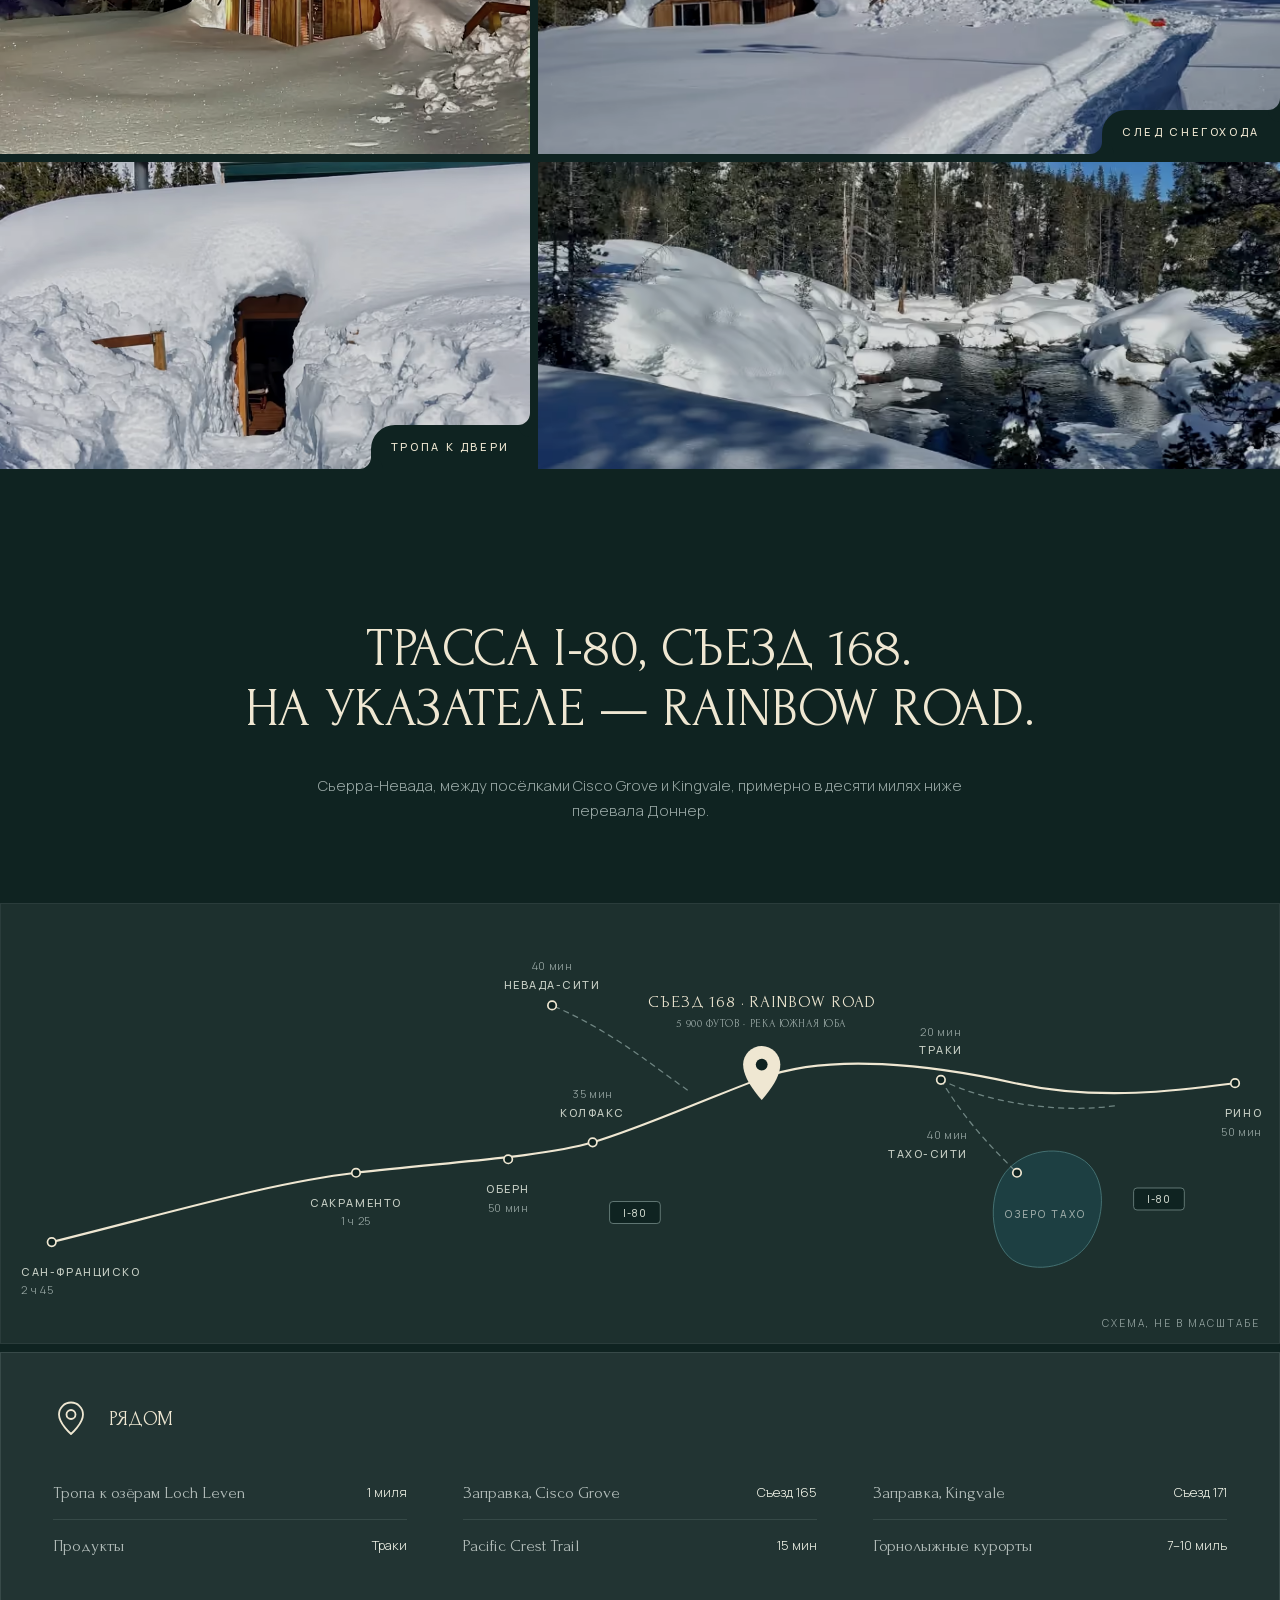
<file: ru/index.html>
<!doctype html>
<html lang="ru">
<head>
<meta charset="utf-8">
<meta name="viewport" content="width=device-width,initial-scale=1">
<title>Exit 168 — баня на дровах, река и дом на 12 мест у I-80</title>
<meta name="description" content="Баня на дровах, дом на 12 спальных мест и своя заводь на реке Южная Юба у съезда 168 с I-80, округ Плейсер. Для компании до 10 человек: $500 за день или $1 000 с ночёвкой, плюс уборка $250. Больше 10 человек — обсуждаем отдельно.">
<link rel="canonical" href="https://clubexit168.com/ru/">
<link rel="alternate" hreflang="en" href="https://clubexit168.com/">
<link rel="alternate" hreflang="ru" href="https://clubexit168.com/ru/">
<link rel="alternate" hreflang="x-default" href="https://clubexit168.com/">
<meta property="og:type" content="website">
<meta property="og:locale" content="ru_RU">
<meta property="og:url" content="https://clubexit168.com/ru/">
<meta property="og:title" content="Exit 168 — баня на дровах и дом у горной реки">
<meta property="og:description" content="Баня на дровах, дом на 12 спальных мест и своя заводь на Южной Юбе. Для компании до 10 человек: $500 за день или $1 000 с ночёвкой, плюс уборка $250. Больше 10 человек — обсуждаем отдельно.">
<meta property="og:image" content="https://clubexit168.com/assets/img/og-winter-1200.jpg">
<meta property="og:image:width" content="1200">
<meta property="og:image:height" content="630">
<meta name="twitter:card" content="summary_large_image">
<meta name="theme-color" content="#0f2321">
<link rel="icon" href="data:image/svg+xml,%3Csvg xmlns='http://www.w3.org/2000/svg' viewBox='0 0 40 40'%3E%3Crect width='40' height='40' fill='%230f2321'/%3E%3Cpath d='m20 5-10 14h6l-7 10h9v6h4v-6h9l-7-10h6Z' fill='none' stroke='%23efe7d2' stroke-width='2'/%3E%3C/svg%3E">
<link rel="preload" as="font" href="../assets/forum-cyrillic.woff2" type="font/woff2" crossorigin>
<link rel="preload" as="font" href="../assets/forum-latin.woff2" type="font/woff2" crossorigin>
<link rel="preload" as="font" href="../assets/manrope-cyrillic.woff2" type="font/woff2" crossorigin>
<link rel="stylesheet" href="../style.css">
<script>document.documentElement.classList.add('js')</script>
<script>
// counters run on the live site only, and never in our own browsers: ?notrack switches them off
// in this browser for good, ?track switches them back on
var q = new URLSearchParams(location.search), counters = location.hostname === 'clubexit168.com' && !q.has('notrack');
try {
  if (q.has('notrack')) localStorage.setItem('notrack', '1');
  if (q.has('track')) localStorage.removeItem('notrack');
  if (localStorage.getItem('notrack')) counters = false;
} catch (e) {}
</script>
<!-- Google tag (gtag.js) -->
<script>
if (counters) {
  var s = document.createElement('script');
  s.async = true;
  s.src = 'https://www.googletagmanager.com/gtag/js?id=G-EYQ6W511HE';
  document.head.appendChild(s);
  window.dataLayer = window.dataLayer || [];
  window.gtag = function(){dataLayer.push(arguments);};
  gtag('js', new Date());
  gtag('config', 'G-EYQ6W511HE');
}
</script>
<!-- Yandex.Metrika counter -->
<script type="text/javascript">
if (counters) {
(function(m,e,t,r,i,k,a){
m[i]=m[i]||function(){(m[i].a=m[i].a||[]).push(arguments)};
m[i].l=1*new Date();
for (var j = 0; j < document.scripts.length; j++) {if (document.scripts[j].src === r) { return; }}
k=e.createElement(t),a=e.getElementsByTagName(t)[0],k.async=1,k.src=r,a.parentNode.insertBefore(k,a)
})(window, document,'script','https://mc.yandex.ru/metrika/tag.js?id=112842688', 'ym');

ym(112842688, 'init', {ssr:true, webvisor:true, clickmap:true, ecommerce:"dataLayer", referrer: document.referrer, url: location.href, accurateTrackBounce:true, trackLinks:true});
}
</script>
<noscript><div><img src="https://mc.yandex.ru/watch/112842688" style="position:absolute; left:-9999px;" alt="" /></div></noscript>
<!-- /Yandex.Metrika counter -->
<!-- Meta Pixel -->
<script>
if (counters) {
!function(f,b,e,v,n,t,s){if(f.fbq)return;n=f.fbq=function(){n.callMethod?n.callMethod.apply(n,arguments):n.queue.push(arguments)};if(!f._fbq)f._fbq=n;n.push=n;n.loaded=!0;n.version='2.0';n.queue=[];t=b.createElement(e);t.async=!0;t.src=v;s=b.getElementsByTagName(e)[0];s.parentNode.insertBefore(t,s)}(window,document,'script','https://connect.facebook.net/en_US/fbevents.js');
fbq('init', '2155407151723608');
fbq('track', 'PageView');
}
</script>
<script type="application/ld+json">
{
 "@context": "https://schema.org",
 "@type": "LodgingBusiness",
 "name": "Exit 168",
 "alternateName": "Club Exit 168",
 "url": "https://clubexit168.com/ru/",
 "description": "Баня на дровах, дом на 12 спальных мест и своя заводь на реке Южная Юба у съезда 168 с I-80 (Rainbow Road), округ Плейсер, Калифорния. Для компании до 10 человек: $500 за день или $1 000 с ночёвкой, плюс уборка $250. Больше 10 человек — обсуждаем отдельно. Полтора часа от Сакраменто, двадцать минут от Траки. Говорим по-русски.",
 "telephone": "+1-916-907-5365",
 "priceRange": "$500–$1,000 + $250 cleaning",
 "checkinTime": "12:00",
 "checkoutTime": "10:00",
 "currenciesAccepted": "USD",
 "image": [
  "https://clubexit168.com/assets/img/og-winter-1200.jpg",
  "https://clubexit168.com/assets/img/sauna-outside-1440.webp",
  "https://clubexit168.com/assets/img/river-1440.webp",
  "https://clubexit168.com/assets/img/cabin-1400.webp"
 ],
 "address": {
  "@type": "PostalAddress",
  "addressRegion": "CA",
  "postalCode": "95728",
  "addressCountry": "US"
 },
 "maximumAttendeeCapacity": 15,
 "petsAllowed": "Собаки только на улице: в дом и баню нельзя",
 "availableLanguage": [
  "English",
  "Russian"
 ],
 "amenityFeature": [
  {
   "@type": "LocationFeatureSpecification",
   "name": "Баня на дровах",
   "value": true
  },
  {
   "@type": "LocationFeatureSpecification",
   "name": "Своя заводь на реке Южная Юба",
   "value": true
  },
  {
   "@type": "LocationFeatureSpecification",
   "name": "Дровяная печь в гостиной",
   "value": true
  },
  {
   "@type": "LocationFeatureSpecification",
   "name": "Кухня с газовой плитой",
   "value": true
  },
  {
   "@type": "LocationFeatureSpecification",
   "name": "Террасы с грилями",
   "value": true
  }
 ],
 "sameAs": [
  "https://www.facebook.com/clubexit168"
 ]
}
</script>
</head>
<body>
<a class="skip" href="#place">К&nbsp;содержанию</a>

<header class="navigation">
  <a class="wordmark" href="#top" aria-label="Exit 168, в начало">EXIT 168</a>
  <nav aria-label="Основное меню">
    <a href="#place">Что здесь</a>
    <a href="#banya">Баня</a>
    <a href="#rates">Цены</a>
    <a href="#route">Как всё устроено</a>
    <a href="#winter">Зима</a>
    <a href="#where">Где это</a>
    <a href="#faq">Вопросы</a>
  </nav>
  <div class="lang" aria-label="Язык сайта"><span aria-current="page">RU</span><a href="../" hreflang="en" lang="en">EN</a></div>
  <a class="nav-phone" href="tel:+19169075365" aria-label="Позвонить: 916-907-5365"><svg class="icon" viewBox="0 0 24 24" aria-hidden="true"><path d="M6.5 3.5h3l1.5 4-2 1.5a12 12 0 0 0 6 6l1.5-2 4 1.5v3a2 2 0 0 1-2 2A16 16 0 0 1 4.5 5.5a2 2 0 0 1 2-2Z"/></svg><span>916-907-5365</span></a>
  <a class="nav-action" href="#request">Забронировать</a>
  <button class="menu-toggle" aria-expanded="false" aria-controls="mobile-nav" aria-label="Открыть меню"><span></span><span></span></button>
  <nav id="mobile-nav" class="mobile-nav" aria-label="Мобильное меню" hidden>
    <a href="#place">Что здесь</a>
    <a href="#banya">Баня</a>
    <a href="#rates">Цены</a>
    <a href="#route">Как всё устроено</a>
    <a href="#winter">Зима</a>
    <a href="#where">Где это</a>
    <a href="#faq">Вопросы</a>
    <a href="#request">Забронировать</a>
    <a href="tel:+19169075365">Позвонить: 916-907-5365</a>
  </nav>
</header>

<main id="top">

<section class="hero">
  <picture class="hero-wide">
    <source media="not all and (max-width: 600px) and (orientation: portrait)" type="image/avif" srcset="../assets/img/hero-river-sauna.avif">
    <source media="not all and (max-width: 600px) and (orientation: portrait)" srcset="../assets/img/hero-river-sauna.webp">
    <img class="hero-image" src="[data-uri]" width="1672" height="941" alt="Мужчина стоит по пояс в реке под баней, от воды поднимается пар, вокруг сосны" fetchpriority="high">
  </picture>
  <picture class="hero-phone">
    <source media="(max-width: 600px) and (orientation: portrait)" type="image/avif" srcset="../assets/img/hero-winter-phone-780.avif 780w, ../assets/img/hero-winter-phone-1180.avif 1180w" sizes="100vw">
    <source media="(max-width: 600px) and (orientation: portrait)" srcset="../assets/img/hero-winter-phone-780.webp 780w, ../assets/img/hero-winter-phone-1180.webp 1180w" sizes="100vw">
    <img class="hero-image" src="[data-uri]" width="1180" height="1110" alt="Дом ночью под толстой шапкой снега, в окнах свет, рядом подсвеченные сосны" fetchpriority="high">
  </picture>
  <div class="hero-content">
    <h1><span>Как заново родиться.</span> <span>Баня на&nbsp;дровах у&nbsp;горной реки.</span> <span>Дом и&nbsp;баня&nbsp;— только ваши.</span></h1>
    <p class="hero-where">Калифорния, Сьерра-Невада. <span class="nowrap">Полтора часа от&nbsp;Сакраменто.</span></p>
    <p class="hero-sub">$500&nbsp;за&nbsp;день или $1&nbsp;000 с&nbsp;ночёвкой, плюс уборка $250&nbsp;— <span class="nowrap">на&nbsp;компанию до&nbsp;10&nbsp;человек.</span></p>
    <div class="actions">
      <a class="button primary" href="#request">Забронировать</a>
    </div>
  </div>
</section>

<section id="place" class="estate">
  <header class="section-head">
    <h2>Дом и&nbsp;баня стоят <br>на&nbsp;одной поляне у&nbsp;реки</h2>
    <p class="subtitle">Вокруг 168&nbsp;акров (68&nbsp;гектаров) соснового леса: четыре участка за&nbsp;своими воротами. Высота около 1&nbsp;800&nbsp;метров, летом здесь прохладнее, чем в&nbsp;Сакраменто.</p>
  </header>
  <div class="estate-track">
    <div class="estate-stage">
      <div class="estate-close">
        <picture><source type="image/avif" srcset="../assets/img/estate-close-800.avif 800w, ../assets/img/estate-close-1536.avif 1536w" sizes="max(100vw, 150svh)"><img src="../assets/img/estate-close-800.webp" srcset="../assets/img/estate-close-800.webp 800w, ../assets/img/estate-close-1536.webp 1536w" sizes="max(100vw, 150svh)" width="1536" height="1024" alt="Вид сверху: на асфальтовой поляне среди сосен дом с зелёной крышей; у моста через реку белый вагончик бани с террасой и ступенями к заводи" loading="lazy"></picture>
        <picture><source type="image/avif" data-srcset="../assets/img/estate-winter-800.avif 800w, ../assets/img/estate-winter-1536.avif 1536w" sizes="max(100vw, 150svh)"><img class="estate-winter" src="[data-uri]" data-src="../assets/img/estate-winter-800.webp" data-srcset="../assets/img/estate-winter-800.webp 800w, ../assets/img/estate-winter-1536.webp 1536w" sizes="max(100vw, 150svh)" width="1536" height="1024" alt="Тот же вид зимой: поляна, дорога и мост под глубоким снегом, дом и баня засыпаны по крышу, к двери дома прокопана траншея" loading="lazy"></picture>
      </div>
      <div class="estate-pins">
        <button class="pin" style="--x:58.7%;--y:52.4%" data-photo="cabin" aria-label="Гостевой дом: открыть фото"><span>Гостевой дом</span></button>
        <button class="pin" style="--x:43.2%;--y:60.6%" data-photo="stove" aria-label="Баня: открыть фото"><span>Баня</span></button>
      </div>
      <p class="estate-note"><span>Нажмите на&nbsp;подпись&nbsp;— откроется фото</span><span>Иллюстрации по&nbsp;спутниковому снимку и&nbsp;фото участка</span></p>
    </div>
  </div>
</section>

<section id="deal" class="deal">
  <h2>Свой дом в&nbsp;горах <br>на&nbsp;день или с&nbsp;ночёвкой</h2>
  <p>Здесь никто не&nbsp;живёт, персонала нет. Вы снимаете дом, баню, реку и&nbsp;поляну вокруг них. Дом и&nbsp;баня на&nbsp;это время только ваши: приезжаете своей компанией и&nbsp;хозяйничаете сами. На&nbsp;остальной земле, а&nbsp;это 168&nbsp;акров, иногда бывают другие события, например свадьба. Шуметь можно: соседей рядом нет.</p>
  <figure class="deal-video">
    <video controls preload="none" playsinline data-poster="../assets/video/exit168-poster.webp" width="1280" height="720" aria-label="Видео о месте, три минуты">
      <source src="../assets/video/exit168-ru-720.mp4" type="video/mp4">
    </video>
    <figcaption>Видео о&nbsp;месте, три минуты</figcaption>
  </figure>
</section>

<section id="banya" class="ritual">
  <div class="ritual-track">
    <div class="ritual-stage">
      <div class="ritual-scene">
        <picture><source type="image/avif" srcset="../assets/img/stove-dark-800.avif 800w, ../assets/img/stove-dark-1536.avif 1536w" sizes="max(100vw, 150svh)"><img class="ritual-dark" src="../assets/img/stove-dark-800.webp" srcset="../assets/img/stove-dark-800.webp 800w, ../assets/img/stove-dark-1536.webp 1536w" sizes="max(100vw, 150svh)" width="1536" height="1024" alt="Парилка: дровяная печь-каменка с трубой, котёл на камнях, полок в два яруса" loading="lazy"></picture>
        <picture><source type="image/avif" srcset="../assets/img/stove-fire-800.avif 800w, ../assets/img/stove-fire-1536.avif 1536w" sizes="max(100vw, 150svh)"><img class="ritual-fire" src="../assets/img/stove-fire-800.webp" srcset="../assets/img/stove-fire-800.webp 800w, ../assets/img/stove-fire-1536.webp 1536w" sizes="max(100vw, 150svh)" width="1536" height="1024" alt="" loading="lazy"></picture>
        <div class="ritual-glow" aria-hidden="true"></div>
        <canvas class="ritual-flame" aria-hidden="true"></canvas>
      </div>
      <picture><source type="image/avif" srcset="../assets/img/river-800.avif 800w, ../assets/img/river-1440.avif 1440w" sizes="max(100vw, 134svh)"><img class="ritual-river" src="../assets/img/river-800.webp" srcset="../assets/img/river-800.webp 800w, ../assets/img/river-1440.webp 1440w" sizes="max(100vw, 134svh)" width="1440" height="1080" alt="Деревянные ступени с террасы спускаются в тихую заводь между гранитных валунов" loading="lazy"></picture>
      <div class="ritual-copy">
        <h2>Баня у&nbsp;самой реки</h2>
        <div class="ritual-progress" aria-hidden="true"><span></span></div>
        <ol class="ritual-steps">
          <li>Печь на&nbsp;дровах</li>
          <li>Растапливаете печь</li>
          <li>Пока разбираете вещи, камни греются</li>
          <li>Паритесь на&nbsp;полке в&nbsp;два яруса</li>
          <li>Из&nbsp;парилки&nbsp;— по&nbsp;ступенькам в&nbsp;реку <p class="ritual-river-note">Река&nbsp;— Южная Юба, вода в&nbsp;ней талая и&nbsp;холодная. В&nbsp;заводи плавают с&nbsp;середины июля по&nbsp;октябрь. Зимой окунаются и&nbsp;сразу обратно в&nbsp;парилку, если река в&nbsp;этот день спокойная.</p></li>
        </ol>
      </div>
    </div>
  </div>
  <div class="banya-photos strip">
    <button class="photo" data-photo="sauna" aria-label="Открыть фото полка в бане">
      <picture><source media="(max-width: 600px)" type="image/avif" srcset="../assets/img/sauna-800.avif"><source media="(max-width: 600px)" srcset="../assets/img/sauna-800.webp"><source type="image/avif" srcset="../assets/img/sauna-800.avif 800w, ../assets/img/sauna-1600.avif 1600w" sizes="(max-width: 600px) 84vw, 34vw"><img src="../assets/img/sauna-800.webp" srcset="../assets/img/sauna-800.webp 800w, ../assets/img/sauna-1600.webp 1600w" sizes="(max-width: 600px) 84vw, 34vw" width="1600" height="1200" alt="Парилка: полок в два яруса вдоль трёх стен, стены и потолок из дерева" loading="lazy"></picture>
    </button>
    <button class="photo" data-photo="deck" aria-label="Открыть фото террасы у реки">
      <picture><source media="(max-width: 600px)" type="image/avif" srcset="../assets/img/deck-800.avif"><source media="(max-width: 600px)" srcset="../assets/img/deck-800.webp"><source type="image/avif" srcset="../assets/img/deck-800.avif 800w, ../assets/img/deck-1440.avif 1440w" sizes="(max-width: 600px) 84vw, 34vw"><img src="../assets/img/deck-800.webp" srcset="../assets/img/deck-800.webp 800w, ../assets/img/deck-1440.webp 1440w" sizes="(max-width: 600px) 84vw, 34vw" width="1440" height="1080" alt="Терраса у бани над заводью: стол со скамьями, резные перила, за ними гранитные валуны и сосны" loading="lazy"></picture>
    </button>
    <button class="photo still-only" data-photo="river" aria-label="Открыть фото ступенек к заводи">
      <picture><source media="(max-width: 600px)" type="image/avif" srcset="../assets/img/river-800.avif"><source media="(max-width: 600px)" srcset="../assets/img/river-800.webp"><source type="image/avif" srcset="../assets/img/river-800.avif 800w, ../assets/img/river-1440.avif 1440w" sizes="(max-width: 600px) 84vw, 25vw"><img src="../assets/img/river-800.webp" srcset="../assets/img/river-800.webp 800w, ../assets/img/river-1440.webp 1440w" sizes="(max-width: 600px) 84vw, 25vw" width="1440" height="1080" alt="Деревянные ступени с террасы спускаются в тихую заводь между гранитных валунов" loading="lazy"></picture>
    </button>
    <button class="photo" data-photo="sauna-outside" aria-label="Открыть фото бани снаружи">
      <picture><source media="(max-width: 600px)" type="image/avif" srcset="../assets/img/sauna-outside-800.avif"><source media="(max-width: 600px)" srcset="../assets/img/sauna-outside-800.webp"><source type="image/avif" srcset="../assets/img/sauna-outside-800.avif 800w, ../assets/img/sauna-outside-1440.avif 1440w" sizes="(max-width: 600px) 84vw, 34vw"><img src="../assets/img/sauna-outside-800.webp" srcset="../assets/img/sauna-outside-800.webp 800w, ../assets/img/sauna-outside-1440.webp 1440w" sizes="(max-width: 600px) 84vw, 34vw" width="1440" height="1080" alt="Баня снаружи: белый вагончик с трубой у дороги, рядом терраса, заводь и бетонный мост" loading="lazy"></picture><span class="photo-label">Баня снаружи</span>
    </button>
  </div>
</section>

<section id="house" class="house">
  <header class="section-head">
    <h2>Дом на&nbsp;12&nbsp;мест</h2>
  </header>
  <div class="house-photos strip">
    <button class="photo" data-photo="greatroom" aria-label="Открыть фото гостиной">
      <picture><source media="(max-width: 600px)" type="image/avif" srcset="../assets/img/greatroom-800.avif"><source media="(max-width: 600px)" srcset="../assets/img/greatroom-800.webp"><source type="image/avif" srcset="../assets/img/greatroom-800.avif 800w, ../assets/img/greatroom-1440.avif 1440w" sizes="(max-width: 900px) 100vw, 50vw"><img src="../assets/img/greatroom-800.webp" srcset="../assets/img/greatroom-800.webp 800w, ../assets/img/greatroom-1440.webp 1440w" sizes="(max-width: 900px) 100vw, 50vw" width="1440" height="1080" alt="Гостиная: большой угловой диван, настольный футбол, труба дровяной печи, окна в лес" loading="lazy"></picture>
    </button>
    <button class="photo" data-photo="cabin" aria-label="Открыть фото дома снаружи">
      <picture><source media="(max-width: 600px)" type="image/avif" srcset="../assets/img/cabin-800.avif"><source media="(max-width: 600px)" srcset="../assets/img/cabin-800.webp"><source type="image/avif" srcset="../assets/img/cabin-800.avif 800w, ../assets/img/cabin-1400.avif 1400w" sizes="(max-width: 900px) 50vw, 25vw"><img src="../assets/img/cabin-800.webp" srcset="../assets/img/cabin-800.webp 800w, ../assets/img/cabin-1400.webp 1400w" sizes="(max-width: 900px) 50vw, 25vw" width="1400" height="1050" alt="Дом снаружи: деревянный дом с зелёной крышей, терраса с перилами и грилями, солнечные панели" loading="lazy"></picture>
    </button>
    <button class="photo" data-photo="dining" aria-label="Открыть фото столовой в доме">
      <picture><source media="(max-width: 600px)" type="image/avif" srcset="../assets/img/dining-800.avif"><source media="(max-width: 600px)" srcset="../assets/img/dining-800.webp"><source type="image/avif" srcset="../assets/img/dining-800.avif 800w, ../assets/img/dining-1440.avif 1440w" sizes="(max-width: 900px) 50vw, 25vw"><img src="../assets/img/dining-800.webp" srcset="../assets/img/dining-800.webp 800w, ../assets/img/dining-1440.webp 1440w" sizes="(max-width: 900px) 50vw, 25vw" width="1440" height="1080" alt="Столовая в доме: резной деревянный стол, люстра и окно в лес" loading="lazy"></picture>
    </button>
    <button class="photo" data-photo="bunkroom" aria-label="Открыть фото комнаты с трёхъярусной кроватью">
      <picture><source media="(max-width: 600px)" type="image/avif" srcset="../assets/img/bunkroom-800.avif"><source media="(max-width: 600px)" srcset="../assets/img/bunkroom-800.webp"><source type="image/avif" srcset="../assets/img/bunkroom-800.avif 800w, ../assets/img/bunkroom-1440.avif 1440w" sizes="(max-width: 900px) 50vw, 25vw"><img src="../assets/img/bunkroom-800.webp" srcset="../assets/img/bunkroom-800.webp 800w, ../assets/img/bunkroom-1440.webp 1440w" sizes="(max-width: 900px) 50vw, 25vw" width="1440" height="1080" alt="Комната с трёхъярусной кроватью из бруса, окно и дверь на террасу" loading="lazy"></picture>
    </button>
    <button class="photo" data-photo="loft" aria-label="Открыть фото кровати в мансарде">
      <picture><source media="(max-width: 600px)" type="image/avif" srcset="../assets/img/loft-800.avif"><source media="(max-width: 600px)" srcset="../assets/img/loft-800.webp"><source type="image/avif" srcset="../assets/img/loft-800.avif 800w, ../assets/img/loft-1440.avif 1440w" sizes="(max-width: 900px) 50vw, 25vw"><img src="../assets/img/loft-800.webp" srcset="../assets/img/loft-800.webp 800w, ../assets/img/loft-1440.webp 1440w" sizes="(max-width: 900px) 50vw, 25vw" width="1440" height="1080" alt="Мансарда: широкая кровать под окнами, стены из вагонки" loading="lazy"></picture><span class="photo-label" data-all-photos hidden></span>
    </button>
  </div>
  <ul class="house-facts">
    <li>Спальные места: ярусные кровати и&nbsp;мансарда</li>
    <li>Большой резной стол, кухня с&nbsp;газовой плитой, холодильником и&nbsp;микроволновкой</li>
    <li>Гостиная с&nbsp;дровяной печью, большим диваном и&nbsp;настольным футболом</li>
    <li>Две террасы со&nbsp;столами, скамьями и&nbsp;грилями</li>
    <li>Санузел в&nbsp;доме; есть душ и&nbsp;горячая вода</li>
    <li>Электричество от&nbsp;солнечных панелей и&nbsp;генератора</li>
  </ul>
</section>

<section class="offer" id="rates">
  <div class="offer-card">
    <h2>Дом и&nbsp;баня&nbsp;— <br>для вашей компании</h2>
    <div class="offer-calc">
      <div><strong>$500</strong><span>День</span></div>
      <div><strong>$1&nbsp;000</strong><span>С&nbsp;ночёвкой</span></div>
      <div><strong>+$250</strong><span>Уборка</span></div>
      <div class="offer-who">
        <span id="offer-who">Сколько вас</span>
        <div class="offer-step" role="group" aria-labelledby="offer-who">
          <button type="button" data-step="-1" aria-label="Меньше человек"><svg class="icon" viewBox="0 0 24 24" aria-hidden="true"><path d="M6 12h12"/></svg></button>
          <output aria-live="polite">10</output>
          <button type="button" data-step="1" aria-label="Больше человек"><svg class="icon" viewBox="0 0 24 24" aria-hidden="true"><path d="M6 12h12M12 6v12"/></svg></button>
        </div>
      </div>
      <div class="offer-per"><b data-sum="500">$50</b><span>С&nbsp;человека</span></div>
      <div class="offer-per"><b data-sum="1000">$100</b><span>С&nbsp;человека</span></div>
      <div class="offer-per"><b data-sum="250" data-plus>+$25</b><span>С&nbsp;человека</span></div>
      <p class="offer-over" hidden>Больше 10&nbsp;человек&nbsp;— обсуждаем отдельно</p>
    </div>
    <ul class="offer-terms">
      <li class="offer-line"><svg class="icon" viewBox="0 0 24 24" aria-hidden="true"><path d="M4 11 12 4.5l8 6.5"/><path d="M6 9.5V20h12V9.5"/><path d="M10 20v-5.5h4V20"/></svg><span>Цена за&nbsp;дом, баню, реку и&nbsp;поляну вокруг них, для компании <b>до&nbsp;10&nbsp;человек, считая детей</b></span></li>
      <li><details><summary><svg class="icon" viewBox="0 0 24 24" aria-hidden="true"><circle cx="12" cy="12" r="8.5"/><path d="M12 7.5V12l3 2"/></svg><span><b>День</b> 12:00–21:00, <b>с&nbsp;ночёвкой</b> до&nbsp;10:00</span><svg class="icon offer-open" viewBox="0 0 24 24" aria-hidden="true"><path d="M6 12h12M12 6v12"/></svg></summary><p>День&nbsp;— с&nbsp;12:00 до&nbsp;21:00. С&nbsp;ночёвкой&nbsp;— заезд в&nbsp;12:00, выезд в&nbsp;10:00 утра. Если накануне никто не&nbsp;ночевал, можно заехать раньше, договоримся.</p></details></li>
      <li class="offer-line"><svg class="icon" viewBox="0 0 24 24" aria-hidden="true"><path d="M20 4 13.5 10.5"/><path d="M10.5 9.5 14.5 13.5 9 20 4 15Z"/><path d="m6.5 17.5 2.5-2.5M5.5 14.5 7.5 12.5"/></svg><span><b>Уборка</b> $250 один раз за&nbsp;бронь, сколько&nbsp;бы вы ни&nbsp;жили</span></li>
      <li><details><summary><svg class="icon" viewBox="0 0 24 24" aria-hidden="true"><path d="M12 3.5 5 6v5.5c0 4.2 2.9 7.6 7 9 4.1-1.4 7-4.8 7-9V6Z"/><path d="m9 12 2.2 2.2L15.5 10"/></svg><span><b>Залог</b> $500 или $1&nbsp;000</span><svg class="icon offer-open" viewBox="0 0 24 24" aria-hidden="true"><path d="M6 12h12M12 6v12"/></svg></summary><p>$500 за&nbsp;день или $1&nbsp;000 за&nbsp;ночёвку, сколько&nbsp;бы ночей ни&nbsp;было. Вернём в&nbsp;течение 7&nbsp;дней после выезда.</p></details></li>
      <li><details><summary><svg class="icon" viewBox="0 0 24 24" aria-hidden="true"><path d="M12 3 7 10h3l-4 6h5v4.5h2V16h5l-4-6h3Z"/></svg><span><b>Бонус от&nbsp;трёх ночей:</b> катание и&nbsp;охота</span><svg class="icon offer-open" viewBox="0 0 24 24" aria-hidden="true"><path d="M6 12h12M12 6v12"/></svg></summary><p>Можно кататься на&nbsp;своей технике, охотиться и&nbsp;гулять по&nbsp;всей земле, 168&nbsp;акров. Земля при этом общая: мы тоже ею пользуемся.</p></details></li>
      <li><details><summary><svg class="icon" viewBox="0 0 24 24" aria-hidden="true"><path d="M4 5.5h16V20H4Z"/><path d="M4 10h16"/><path d="M8.5 3.5v4M15.5 3.5v4"/></svg><span><b>В&nbsp;праздники</b> цена та&nbsp;же</span><svg class="icon offer-open" viewBox="0 0 24 24" aria-hidden="true"><path d="M6 12h12M12 6v12"/></svg></summary><p>На&nbsp;Новый год и&nbsp;День независимости&nbsp;— от&nbsp;двух ночей.</p></details></li>
      <li class="offer-line"><svg class="icon" viewBox="0 0 24 24" aria-hidden="true"><circle cx="9" cy="8.5" r="3"/><path d="M3.5 19.5c0-3.2 2.5-5.5 5.5-5.5s5.5 2.3 5.5 5.5"/><path d="M15.5 5.8a3 3 0 0 1 0 5.6"/><path d="M17 14.3c2 .6 3.5 2.6 3.5 5.2"/></svg><span><b>Больше 10&nbsp;человек, на&nbsp;месяц и&nbsp;дольше</b>&nbsp;— обсуждаем отдельно</span></li>
    </ul>
    <div class="actions">
      <a class="button primary" href="#request">Забронировать</a>
      <a class="button black" href="https://wa.me/19169075365" target="_blank" rel="noopener">Написать в&nbsp;WhatsApp</a>
    </div>
  </div>
  <!-- Telegram logo: Simple Icons, CC0; the plane is cut out of the circle, so the logo shows white over Telegram blue -->
  <aside class="share" aria-labelledby="share-title">
    <h2 id="share-title"><svg viewBox="0 0 24 24" aria-hidden="true"><circle cx="12" cy="12" r="11.5" fill="#fff"/><path fill="#2AABEE" d="M11.944 0A12 12 0 0 0 0 12a12 12 0 0 0 12 12 12 12 0 0 0 12-12A12 12 0 0 0 12 0a12 12 0 0 0-.056 0zm4.962 7.224c.1-.002.321.023.465.14a.506.506 0 0 1 .171.325c.016.093.036.306.02.472-.18 1.898-.962 6.502-1.36 8.627-.168.9-.499 1.201-.82 1.23-.696.065-1.225-.46-1.9-.902-1.056-.693-1.653-1.124-2.678-1.8-1.185-.78-.417-1.21.258-1.91.177-.184 3.247-2.977 3.307-3.23.007-.032.014-.15-.056-.212s-.174-.041-.249-.024c-.106.024-1.793 1.14-5.061 3.345-.48.33-.913.49-1.302.48-.428-.008-1.252-.241-1.865-.44-.752-.245-1.349-.374-1.297-.789.027-.216.325-.437.893-.663 3.498-1.524 5.83-2.529 6.998-3.014 3.332-1.386 4.025-1.627 4.476-1.635z"/></svg>Баня вскладчину</h2>
    <p>Вас двое или трое, а&nbsp;место сдаётся целиком? Теперь его можно снять вскладчину. В&nbsp;нашем чате в&nbsp;Telegram собираются в&nbsp;компанию: пишут, на&nbsp;какой день хотят, и&nbsp;делят аренду на&nbsp;всех. Заходите, если ищете друзей по&nbsp;бане.</p>
    <a class="button telegram" href="https://t.me/+cDmJ7kcQvQFmZTUx" target="_blank" rel="noopener"><svg class="glyph" viewBox="0 0 24 24" aria-hidden="true"><path d="M11.944 0A12 12 0 0 0 0 12a12 12 0 0 0 12 12 12 12 0 0 0 12-12A12 12 0 0 0 12 0a12 12 0 0 0-.056 0zm4.962 7.224c.1-.002.321.023.465.14a.506.506 0 0 1 .171.325c.016.093.036.306.02.472-.18 1.898-.962 6.502-1.36 8.627-.168.9-.499 1.201-.82 1.23-.696.065-1.225-.46-1.9-.902-1.056-.693-1.653-1.124-2.678-1.8-1.185-.78-.417-1.21.258-1.91.177-.184 3.247-2.977 3.307-3.23.007-.032.014-.15-.056-.212s-.174-.041-.249-.024c-.106.024-1.793 1.14-5.061 3.345-.48.33-.913.49-1.302.48-.428-.008-1.252-.241-1.865-.44-.752-.245-1.349-.374-1.297-.789.027-.216.325-.437.893-.663 3.498-1.524 5.83-2.529 6.998-3.014 3.332-1.386 4.025-1.627 4.476-1.635z"/></svg>Открыть чат в&nbsp;Telegram</a>
  </aside>
</section>

<section id="route" class="route">
  <header class="section-head">
    <h2>Как всё устроено</h2>
  </header>
  <div class="route-body">
    <button class="photo route-photo" data-photo="gate" aria-label="Открыть фото ворот участка">
      <picture><source media="(max-width: 600px)" type="image/avif" srcset="../assets/img/gate-800.avif"><source media="(max-width: 600px)" srcset="../assets/img/gate-800.webp"><source type="image/avif" srcset="../assets/img/gate-800.avif 800w, ../assets/img/gate-1440.avif 1440w" sizes="(max-width: 900px) 100vw, 42vw"><img src="../assets/img/gate-800.webp" srcset="../assets/img/gate-800.webp 800w, ../assets/img/gate-1440.webp 1440w" sizes="(max-width: 900px) 100vw, 42vw" width="1440" height="1080" alt="Ворота участка: кованые створки поперёк асфальтовой дороги, за ними сосновый лес" loading="lazy"></picture>
    </button>
    <ol class="route-steps">
      <li><h3>Приезд</h3><p>Летом и&nbsp;осенью доезжаете на&nbsp;машине до&nbsp;самого дома. Зимой машину оставляете у&nbsp;дороги возле ворот и&nbsp;последний километр идёте на&nbsp;снегоступах: снег здесь никто не&nbsp;чистит.</p></li>
      <li><h3>На&nbsp;месте</h3><p>Дом и&nbsp;баня убраны, дрова лежат. Печи в&nbsp;бане и&nbsp;в&nbsp;гостиной топите сами.</p></li>
      <li><h3>Перед отъездом</h3><p>Уберите за&nbsp;собой и&nbsp;увезите мусор.</p></li>
      <li><h3>Ключ</h3><p>Закройте дом и&nbsp;оставьте ключ там, где скажем. Залог вернём целиком. Если после вас что&#8209;то придётся чинить, вычтем это из&nbsp;залога.</p></li>
    </ol>
  </div>
  <div class="pack">
    <h3>Что взять с&nbsp;собой</h3>
    <dl>
      <div><dt>Еду и&nbsp;напитки</dt><dd>На&nbsp;всю компанию. Ближайший большой продуктовый&nbsp;— в&nbsp;Траки, двадцать минут на&nbsp;машине. Еду и&nbsp;всё, что пахнет, храните в&nbsp;доме и&nbsp;на&nbsp;ночь в&nbsp;машине не&nbsp;оставляйте: здесь водятся медведи.</dd></div>
      <div><dt>Бельё и&nbsp;полотенца</dt><dd>Постельного белья и&nbsp;полотенец здесь нет, везите свои.</dd></div>
      <div><dt>Воду</dt><dd>Есть&nbsp;ли на&nbsp;месте питьевая вода, спросите у&nbsp;нас перед поездкой.</dd></div>
    </dl>
  </div>
  <div class="actions section-cta"><a class="button primary" href="#request">Забронировать</a></div>
</section>

<section id="winter">
  <header class="section-head">
    <h2>Зимой снега бывает по&nbsp;крышу</h2>
  </header>
  <div class="winter-grid">
    <button class="photo" data-photo="winter-night" aria-label="Открыть фото дома под снегом ночью">
      <picture><source media="(max-width: 600px)" type="image/avif" srcset="../assets/img/winter-night-800.avif"><source media="(max-width: 600px)" srcset="../assets/img/winter-night-800.webp"><source type="image/avif" srcset="../assets/img/winter-night-800.avif 800w, ../assets/img/winter-night-1350.avif 1350w" sizes="(max-width: 600px) 100vw, 42vw"><img src="../assets/img/winter-night-800.webp" srcset="../assets/img/winter-night-800.webp 800w, ../assets/img/winter-night-1350.webp 1350w" sizes="(max-width: 600px) 100vw, 42vw" width="800" height="1067" alt="Дом ночью, занесённый снегом по самую крышу, подсвеченные сосны и звёзды" loading="lazy"></picture>
    </button>
    <button class="photo" data-photo="winter-river" aria-label="Открыть фото реки между сугробами">
      <picture><source media="(max-width: 600px)" type="image/avif" srcset="../assets/img/winter-river-800.avif"><source media="(max-width: 600px)" srcset="../assets/img/winter-river-800.webp"><source type="image/avif" srcset="../assets/img/winter-river-800.avif 800w, ../assets/img/winter-river-1500.avif 1500w" sizes="(max-width: 600px) 50vw, 58vw"><img src="../assets/img/winter-river-800.webp" srcset="../assets/img/winter-river-800.webp 800w, ../assets/img/winter-river-1500.webp 1500w" sizes="(max-width: 600px) 50vw, 58vw" width="800" height="450" alt="Тёмная вода Южной Юбы между заснеженными валунами под синим небом" loading="lazy"></picture>
    </button>
    <button class="photo" data-photo="winter-cabin" aria-label="Открыть фото дома зимой со следом снегохода">
      <picture><source media="(max-width: 600px)" type="image/avif" srcset="../assets/img/winter-cabin-800.avif"><source media="(max-width: 600px)" srcset="../assets/img/winter-cabin-800.webp"><source type="image/avif" srcset="../assets/img/winter-cabin-800.avif 800w, ../assets/img/winter-cabin-1600.avif 1600w" sizes="(max-width: 600px) 50vw, 58vw"><img src="../assets/img/winter-cabin-800.webp" srcset="../assets/img/winter-cabin-800.webp 800w, ../assets/img/winter-cabin-1600.webp 1600w" sizes="(max-width: 600px) 50vw, 58vw" width="800" height="600" alt="Дом с зелёной крышей почти целиком в снегу, к нему ведёт след снегохода" loading="lazy"></picture>
      <span class="photo-label">След снегохода</span>
    </button>
    <button class="photo" data-photo="winter-trench" aria-label="Открыть фото тропы в снегу к двери дома">
      <picture><source media="(max-width: 600px)" type="image/avif" srcset="../assets/img/winter-trench-800.avif"><source media="(max-width: 600px)" srcset="../assets/img/winter-trench-800.webp"><source type="image/avif" srcset="../assets/img/winter-trench-800.avif 800w, ../assets/img/winter-trench-941.avif 941w" sizes="(max-width: 600px) 50vw, 42vw"><img src="../assets/img/winter-trench-800.webp" srcset="../assets/img/winter-trench-800.webp 800w, ../assets/img/winter-trench-941.webp 941w" sizes="(max-width: 600px) 50vw, 42vw" width="800" height="1422" alt="Тропа к двери дома, прокопанная в снегу выше человеческого роста, сверху синее небо и сосны" loading="lazy"></picture>
      <span class="photo-label">Тропа к двери</span>
    </button>
    <button class="photo" data-photo="winter-mountain" aria-label="Открыть фото реки под заснеженным хребтом">
      <picture><source media="(max-width: 600px)" type="image/avif" srcset="../assets/img/winter-mountain-800.avif"><source media="(max-width: 600px)" srcset="../assets/img/winter-mountain-800.webp"><source type="image/avif" srcset="../assets/img/winter-mountain-800.avif 800w, ../assets/img/winter-mountain-1600.avif 1600w" sizes="(max-width: 600px) 50vw, 58vw"><img src="../assets/img/winter-mountain-800.webp" srcset="../assets/img/winter-mountain-800.webp 800w, ../assets/img/winter-mountain-1600.webp 1600w" sizes="(max-width: 600px) 50vw, 58vw" width="800" height="450" alt="Южная Юба между валунами под снежными шапками, сосны и заснеженный хребет под синим небом" loading="lazy"></picture>
    </button>
  </div>
</section>

<section id="where">
  <header class="section-head">
    <h2>Трасса <span class="nowrap">I-80</span>, съезд&nbsp;168. <br>На&nbsp;указателе&nbsp;— Rainbow Road.</h2>
    <p class="subtitle">Сьерра-Невада, между посёлками Cisco Grove и&nbsp;Kingvale, примерно в&nbsp;десяти милях ниже перевала Доннер.</p>
  </header>
  <figure class="map">
    <svg class="map-wide" viewBox="0 0 1512 520" role="img" aria-labelledby="map-title map-desc">
      <title id="map-title">Схема трассы I-80 от Сан-Франциско до Рино с отмеченным съездом 168</title>
      <desc id="map-desc">Съезд 168 на I-80 между Колфаксом и Траки. Время в пути от съезда 168: Сакраменто 1 час 25 минут, Сан-Франциско 2 часа 45 минут, Невада-Сити 40 минут, Оберн 50 минут, Траки 20 минут, Тахо-Сити 40 минут, Рино 50 минут.</desc>
      <g class="map-water">
        <path d="M1188 318c22-28 66-34 94-14 24 18 26 60 8 92-16 30-58 42-88 28-30-14-38-74-14-106Z"/>
        <text x="1236" y="372" text-anchor="middle">ОЗЕРО ТАХО</text>
      </g>
      <g class="map-road">
        <path d="M60 400C220 360 320 330 420 318S640 300 700 282s120-46 200-76 200-16 300 6 200 8 260 0"/>
        <path d="M812 220c-40-28-90-70-160-100" class="map-road-minor"/>
        <path d="M1112 208c30 50 60 80 90 110" class="map-road-minor"/>
        <path d="M1112 208c60 30 150 40 210 30" class="map-road-minor"/>
      </g>
      <g class="map-shield"><rect x="720" y="352" width="60" height="26" rx="4"/><text x="750" y="370" text-anchor="middle">I-80</text></g>
      <g class="map-shield"><rect x="1340" y="336" width="60" height="26" rx="4"/><text x="1370" y="354" text-anchor="middle">I-80</text></g>
      <g class="map-town"><circle cx="60" cy="400" r="5"/><text x="24" y="440" text-anchor="start">САН-ФРАНЦИСКО</text><text class="map-time" x="24" y="462" text-anchor="start">2 ч 45</text></g>
      <g class="map-town"><circle cx="420" cy="318" r="5"/><text x="420" y="358" text-anchor="middle">САКРАМЕНТО</text><text class="map-time" x="420" y="380" text-anchor="middle">1 ч 25</text></g>
      <g class="map-town"><circle cx="600" cy="302" r="5"/><text x="600" y="342" text-anchor="middle">ОБЕРН</text><text class="map-time" x="600" y="364" text-anchor="middle">50 мин</text></g>
      <g class="map-town"><circle cx="700" cy="282" r="5"/><text x="700" y="252" text-anchor="middle">КОЛФАКС</text><text class="map-time" x="700" y="230" text-anchor="middle">35 мин</text></g>
      <g class="map-town"><circle cx="652" cy="120" r="5"/><text x="652" y="100" text-anchor="middle">НЕВАДА-СИТИ</text><text class="map-time" x="652" y="78" text-anchor="middle">40 мин</text></g>
      <g class="map-town"><circle cx="1112" cy="208" r="5"/><text x="1112" y="178" text-anchor="middle">ТРАКИ</text><text class="map-time" x="1112" y="156" text-anchor="middle">20 мин</text></g>
      <g class="map-town"><circle cx="1202" cy="318" r="5"/><text x="1144" y="300" text-anchor="end">ТАХО-СИТИ</text><text class="map-time" x="1144" y="278" text-anchor="end">40 мин</text></g>
      <g class="map-town"><circle cx="1460" cy="212" r="5"/><text x="1492" y="252" text-anchor="end">РИНО</text><text class="map-time" x="1492" y="274" text-anchor="end">50 мин</text></g>
      <g class="map-pin">
        <path d="M900 232c-14-16-22-30-22-42a22 22 0 0 1 44 0c0 12-8 26-22 42Z"/>
        <circle cx="900" cy="190" r="7"/>
        <text x="900" y="122" text-anchor="middle">СЪЕЗД 168 · RAINBOW ROAD</text>
        <text class="map-time" x="900" y="146" text-anchor="middle">5 900 ФУТОВ · РЕКА ЮЖНАЯ ЮБА</text>
      </g>
      <text class="map-note" x="1490" y="500" text-anchor="end">СХЕМА, НЕ В МАСШТАБЕ</text>
    </svg>
    <svg class="map-narrow" viewBox="0 84 360 436" role="img" aria-labelledby="map-title-narrow map-desc-narrow">
      <title id="map-title-narrow">Схема трассы I-80 от Сан-Франциско до Рино с отмеченным съездом 168</title>
      <desc id="map-desc-narrow">Съезд 168 на I-80 между Колфаксом и Траки. Время в пути от съезда 168: Сакраменто 1 час 25 минут, Сан-Франциско 2 часа 45 минут, Невада-Сити 40 минут, Оберн 50 минут, Траки 20 минут, Тахо-Сити 40 минут, Рино 50 минут.</desc>
      <g class="map-water">
        <path d="M270 292c16-12 48-12 66 4 16 16 14 44 0 60-14 16-42 18-58 6-18-14-26-54-8-70Z"/>
        <text x="346" y="394" text-anchor="end">ОЗЕРО ТАХО</text>
      </g>
      <g class="map-road">
        <path d="M28 478C34 466 55 426 66 404C77 382 85 365 94 348C103 331 105 319 118 300C131 281 148 246 170 232C192 218 227 226 252 214C277 202 310 169 322 160"/>
        <path d="M140 264C112 252 76 248 40 250" class="map-road-minor"/>
        <path d="M252 214C256 238 260 262 262 284" class="map-road-minor"/>
      </g>
      <g class="map-shield"><rect x="100" y="440" width="54" height="24" rx="4"/><text x="127" y="457" text-anchor="middle">I-80</text></g>
      <g class="map-town"><circle cx="28" cy="478" r="5"/><text x="44" y="484" text-anchor="start">САН-ФРАНЦИСКО</text><text class="map-time" x="44" y="502" text-anchor="start">2 ч 45</text></g>
      <g class="map-town"><circle cx="66" cy="404" r="5"/><text x="82" y="410" text-anchor="start">САКРАМЕНТО</text><text class="map-time" x="82" y="428" text-anchor="start">1 ч 25</text></g>
      <g class="map-town"><circle cx="94" cy="348" r="5"/><text x="110" y="354" text-anchor="start">ОБЕРН</text><text class="map-time" x="110" y="372" text-anchor="start">50 мин</text></g>
      <g class="map-town"><circle cx="118" cy="300" r="5"/><text x="102" y="302" text-anchor="end">КОЛФАКС</text><text class="map-time" x="102" y="320" text-anchor="end">35 мин</text></g>
      <g class="map-town"><circle cx="40" cy="250" r="5"/><text x="14" y="224" text-anchor="start">НЕВАДА-СИТИ</text><text class="map-time" x="14" y="206" text-anchor="start">40 мин</text></g>
      <g class="map-town"><circle cx="252" cy="214" r="5"/><text x="270" y="236" text-anchor="start">ТРАКИ</text><text class="map-time" x="270" y="254" text-anchor="start">20 мин</text></g>
      <g class="map-town"><circle cx="262" cy="284" r="5"/><text x="248" y="288" text-anchor="end">ТАХО-СИТИ</text><text class="map-time" x="248" y="306" text-anchor="end">40 мин</text></g>
      <g class="map-town"><circle cx="322" cy="160" r="5"/><text x="322" y="136" text-anchor="middle">РИНО</text><text class="map-time" x="322" y="118" text-anchor="middle">50 мин</text></g>
      <g class="map-pin">
        <path d="M170 232c-12-14-19-26-19-36a19 19 0 0 1 38 0c0 10-7 22-19 36Z"/>
        <circle cx="170" cy="196" r="6"/>
        <text x="14" y="128" text-anchor="start">СЪЕЗД 168</text>
        <text class="map-pin-sub" x="14" y="150" text-anchor="start">RAINBOW ROAD</text>
        <text class="map-time" x="14" y="168" text-anchor="start">5 900 ФУТОВ · ЮЖНАЯ ЮБА</text>
      </g>
      <text class="map-note" x="346" y="506" text-anchor="end">СХЕМА, НЕ В МАСШТАБЕ</text>
    </svg>
  </figure>
  <div class="arrival-cards">
    <article class="arrival-card">
      <h3><svg class="icon" viewBox="0 0 24 24" aria-hidden="true"><path d="M12 22s8-7 8-13A8 8 0 0 0 4 9c0 6 8 13 8 13ZM15 9a3 3 0 1 1-6 0 3 3 0 0 1 6 0"/></svg>Рядом</h3>
      <dl>
        <div><dt>Тропа к&nbsp;озёрам Loch Leven</dt><dd>1&nbsp;миля</dd></div>
        <div><dt>Заправка, Cisco Grove</dt><dd>Съезд&nbsp;165</dd></div>
        <div><dt>Заправка, Kingvale</dt><dd>Съезд&nbsp;171</dd></div>
        <div><dt>Продукты</dt><dd>Траки</dd></div>
        <div><dt>Pacific Crest Trail</dt><dd>15&nbsp;мин</dd></div>
        <div><dt>Горнолыжные курорты</dt><dd>7–10&nbsp;миль</dd></div>
      </dl>
    </article>
  </div>
  <div class="arrival-photo">
    <picture><source media="(max-width: 600px)" type="image/avif" srcset="../assets/img/exit-sign-800.avif"><source media="(max-width: 600px)" srcset="../assets/img/exit-sign-800.webp"><source type="image/avif" srcset="../assets/img/exit-sign-800.avif 800w, ../assets/img/exit-sign-1600.avif 1600w" sizes="100vw"><img src="../assets/img/exit-sign-800.webp" srcset="../assets/img/exit-sign-800.webp 800w, ../assets/img/exit-sign-1600.webp 1600w" sizes="100vw" width="1600" height="1200" alt="Указатель на трассе I-80: Exit 168 Rainbow Road, три четверти мили" loading="lazy"></picture>
    <div class="arrival-label">Съезд&nbsp;168 · Rainbow Road<p>От&nbsp;съезда до&nbsp;ворот пара минут. Время в&nbsp;пути на&nbsp;схеме&nbsp;— для сухой дороги без пробок.</p></div>
  </div>
</section>

<section id="land" class="nature">
  <div class="nature-photo">
    <div class="nature-pics">
      <picture data-for="nature-rentals" class="is-current"><source type="image/avif" srcset="../assets/img/nature-rentals-800.avif 800w, ../assets/img/nature-rentals-1672.avif 1672w" sizes="max(100vw, 120svh)"><img src="../assets/img/nature-rentals-800.webp" srcset="../assets/img/nature-rentals-800.webp 800w, ../assets/img/nature-rentals-1672.webp 1672w" sizes="max(100vw, 120svh)" width="1672" height="941" alt="Снегоход со шлемом на сиденье у заснеженного дома, ясное зимнее утро" loading="lazy"></picture>
      <picture data-for="nature-retreat" hidden><source type="image/avif" srcset="../assets/img/deck-morning-800.avif 800w, ../assets/img/deck-morning-1672.avif 1672w" sizes="max(100vw, 120svh)"><img src="../assets/img/deck-morning-800.webp" srcset="../assets/img/deck-morning-800.webp 800w, ../assets/img/deck-morning-1672.webp 1672w" sizes="max(100vw, 120svh)" width="1672" height="941" alt="Утро на террасе над рекой: над водой туман, на коврике у перил спиной к нам сидит женщина, напротив гранитные валуны и сосны" loading="lazy"></picture>
      <picture data-for="nature-walks" hidden><source type="image/avif" srcset="../assets/img/nature-walks-800.avif 800w, ../assets/img/nature-walks-1672.avif 1672w" sizes="max(100vw, 120svh)"><img src="../assets/img/nature-walks-800.webp" srcset="../assets/img/nature-walks-800.webp 800w, ../assets/img/nature-walks-1672.webp 1672w" sizes="max(100vw, 120svh)" width="1672" height="941" alt="Двое с рюкзаками идут по тропе через гранит и сосны вдоль реки" loading="lazy"></picture>
      <picture data-for="nature-fishing" hidden><source type="image/avif" srcset="../assets/img/nature-fishing-800.avif 800w, ../assets/img/nature-fishing-1672.avif 1672w" sizes="max(100vw, 120svh)"><img src="../assets/img/nature-fishing-800.webp" srcset="../assets/img/nature-fishing-800.webp 800w, ../assets/img/nature-fishing-1672.webp 1672w" sizes="max(100vw, 120svh)" width="1672" height="941" alt="Рыбак с нахлыстовой удочкой на гранитном валуне у заводи, над водой утренний туман" loading="lazy"></picture>
      <picture data-for="nature-hunting" hidden><source type="image/avif" srcset="../assets/img/nature-hunting-800.avif 800w, ../assets/img/nature-hunting-1672.avif 1672w" sizes="max(100vw, 120svh)"><img src="../assets/img/nature-hunting-800.webp" srcset="../assets/img/nature-hunting-800.webp 800w, ../assets/img/nature-hunting-1672.webp 1672w" sizes="max(100vw, 120svh)" width="1672" height="941" alt="Охотник в оранжевом жилете смотрит в бинокль на поляну с опушки леса, рассвет" loading="lazy"></picture>
      <picture data-for="nature-riding" hidden><source type="image/avif" srcset="../assets/img/nature-riding-800.avif 800w, ../assets/img/nature-riding-1672.avif 1672w" sizes="max(100vw, 120svh)"><img src="../assets/img/nature-riding-800.webp" srcset="../assets/img/nature-riding-800.webp 800w, ../assets/img/nature-riding-1672.webp 1672w" sizes="max(100vw, 120svh)" width="1672" height="941" alt="Два квадроцикла на лесной дороге у гранитной скалы, рядом двое в шлемах" loading="lazy"></picture>
      <picture data-for="nature-enduro" hidden><source type="image/avif" srcset="../assets/img/nature-enduro-800.avif 800w, ../assets/img/nature-enduro-1672.avif 1672w" sizes="max(100vw, 120svh)"><img src="../assets/img/nature-enduro-800.webp" srcset="../assets/img/nature-enduro-800.webp 800w, ../assets/img/nature-enduro-1672.webp 1672w" sizes="max(100vw, 120svh)" width="1672" height="941" alt="Двое на эндуро поднимаются по гранитным плитам между соснами" loading="lazy"></picture>
      <picture data-for="nature-camping" hidden><source type="image/avif" srcset="../assets/img/nature-camping-800.avif 800w, ../assets/img/nature-camping-1672.avif 1672w" sizes="max(100vw, 120svh)"><img src="../assets/img/nature-camping-800.webp" srcset="../assets/img/nature-camping-800.webp 800w, ../assets/img/nature-camping-1672.webp 1672w" sizes="max(100vw, 120svh)" width="1672" height="941" alt="Фургон и палатка на поляне у дома, утро, между соснами туман" loading="lazy"></picture>
    </div>
    <div class="nature-copy">
      <h2>Место, чтобы побыть <br>наедине с&nbsp;природой</h2>
      <ul class="nature-tabs" aria-label="Чем здесь заняться">
        <li><a href="#nature-rentals" aria-current="true">Прокат</a></li>
        <li><a href="#nature-retreat">Йога и&nbsp;ретриты</a></li>
        <li><a href="#nature-walks">Пешие прогулки</a></li>
        <li><a href="#nature-fishing">Рыбалка</a></li>
        <li><a href="#nature-hunting">Охота</a></li>
        <li><a href="#nature-riding">Своя техника</a></li>
        <li><a href="#nature-enduro">Эндуро</a></li>
        <li><a href="#nature-camping">Кемпинг</a></li>
      </ul>
      <div class="nature-slides">
        <div class="nature-slide is-current" id="nature-rentals">
          <h3>Прокат снегохода и&nbsp;квадроцикла</h3>
          <p>У&nbsp;нас можно взять снегоход или квадроцикл, $500 в&nbsp;день. Нужна страховка, своя или наша, а&nbsp;кто катается, подписывает отказ от&nbsp;претензий.</p>
        </div>
        <div class="nature-slide" id="nature-retreat">
          <h3>Йога и&nbsp;ретриты</h3>
          <p>Сюда можно приехать на&nbsp;йогу, на&nbsp;ретрит или просто пожить в&nbsp;тишине у&nbsp;реки. Дом и&nbsp;баня на&nbsp;это время только ваши, так что расписание у&nbsp;вас своё. Ретрит можно устроить на&nbsp;несколько дней подряд, для группы до&nbsp;10&nbsp;человек, больше&nbsp;— обсуждаем отдельно. После занятий можно в&nbsp;баню на&nbsp;дровах и&nbsp;в&nbsp;реку. Интернета нет. Программу, ведущего и&nbsp;коврики привозите с&nbsp;собой.</p>
        </div>
        <div class="nature-slide" id="nature-walks">
          <h3>Пешие прогулки</h3>
          <p>Тропа к&nbsp;озёрам Loch Leven начинается в&nbsp;миле от&nbsp;съезда: три с&nbsp;половиной мили в&nbsp;гору до&nbsp;гранитных озёр, ходят по&nbsp;ней примерно с&nbsp;июня по&nbsp;ноябрь. Тропа Pacific Crest Trail пересекает <span class="nowrap">I-80</span> на&nbsp;перевале Доннер, в&nbsp;пятнадцати минутах к&nbsp;востоку. При брони от&nbsp;трёх ночей можно гулять и&nbsp;по&nbsp;всем 168&nbsp;акрам прямо от&nbsp;дома.</p>
        </div>
        <div class="nature-slide" id="nature-fishing">
          <h3>Рыбалка</h3>
          <p>В&nbsp;Южной Юбе водится ручьевая и&nbsp;радужная форель. Сезон ловли форели в&nbsp;Калифорнии&nbsp;— с&nbsp;конца апреля до&nbsp;середины ноября, с&nbsp;16&nbsp;лет нужна рыболовная лицензия.</p>
        </div>
        <div class="nature-slide" id="nature-hunting">
          <h3>Охота</h3>
          <p>При брони от&nbsp;трёх ночей на&nbsp;168&nbsp;акрах можно охотиться в&nbsp;сезоны, открытые в&nbsp;Калифорнии, если у&nbsp;вас есть все разрешения: лицензия и&nbsp;теги. Кто охотится, подписывает отказ от&nbsp;претензий и&nbsp;должен иметь страховку, свою или нашу. Охоту мы не&nbsp;водим, и&nbsp;стрелять в&nbsp;сторону трассы, железной дороги и&nbsp;реки нельзя.</p>
        </div>
        <div class="nature-slide" id="nature-riding">
          <h3>Своя техника</h3>
          <p>При брони от&nbsp;трёх ночей можно кататься по&nbsp;всем 168&nbsp;акрам на&nbsp;своей технике: квадроциклах, снегоходах, эндуро и&nbsp;джипах. У&nbsp;дома асфальтированная площадка, чтобы разгрузиться. Где кататься, договоримся заранее, а&nbsp;в&nbsp;реку и&nbsp;через реку не&nbsp;заезжайте. На&nbsp;лесной земле в&nbsp;Калифорнии эндуро и&nbsp;квадроциклам нужен искрогаситель. Кто катается, подписывает отказ от&nbsp;претензий и&nbsp;должен иметь страховку, свою или нашу.</p>
        </div>
        <div class="nature-slide" id="nature-enduro">
          <h3>Эндуро по&nbsp;168&nbsp;акрам</h3>
          <p>Хотите погонять по&nbsp;бездорожью на&nbsp;своих эндуро? При брони от&nbsp;трёх ночей можно ездить по&nbsp;всем 168&nbsp;акрам: тут гранит и&nbsp;сосновый лес. Напишите заранее, и&nbsp;договоримся, где кататься. В&nbsp;реку и&nbsp;по&nbsp;берегу не&nbsp;заезжайте, на&nbsp;другую сторону&nbsp;— только по&nbsp;мосту. По&nbsp;закону Калифорнии на&nbsp;лесной земле на&nbsp;мотоцикле должен стоять искрогаситель. Шлем&nbsp;— на&nbsp;каждом. Перед катанием каждый подписывает отказ от&nbsp;претензий, страховка нужна своя или наша. А&nbsp;если захочется размеченных трасс, к&nbsp;северу от&nbsp;Траки в&nbsp;национальном лесу Тахо есть зона Prosser Hill для мотоциклов и&nbsp;квадроциклов.</p>
        </div>
        <div class="nature-slide" id="nature-camping">
          <h3>Кемпинг</h3>
          <p>Палатки, кемперы и&nbsp;автодома можно поставить у&nbsp;дома, если договоримся заранее. Места в&nbsp;общественных кемпингах в&nbsp;горах разбирают за&nbsp;месяцы вперёд.</p>
        </div>
      </div>
    </div>
  </div>
  <p class="subtitle nature-note">Бронируете вы дом, баню, реку и&nbsp;поляну вокруг них. От&nbsp;трёх ночей есть бонус: можно бывать на&nbsp;всей земле, 168&nbsp;акров. Она общая, мы тоже ею пользуемся. Напишите в&nbsp;комментарии к&nbsp;брони, что задумали, и&nbsp;мы скажем, получится&nbsp;ли.</p>
</section>

<section class="faq" id="faq">
  <header class="section-head">
    <h2>Вопросы</h2>
  </header>
  <div class="faq-list">
    <details>
      <summary>Сколько человек может приехать?<span aria-hidden="true">+</span></summary>
      <p>До&nbsp;10&nbsp;человек, считая детей. Цена за&nbsp;компанию, а&nbsp;не&nbsp;за&nbsp;каждого: $500&nbsp;за&nbsp;день или $1&nbsp;000 с&nbsp;ночёвкой. К&nbsp;этому&nbsp;— уборка $250, один раз за&nbsp;бронь. Больше 10&nbsp;человек&nbsp;— обсуждаем отдельно.</p>
    </details>
    <details>
      <summary>Можно снять на&nbsp;месяц?<span aria-hidden="true">+</span></summary>
      <p>Да, на&nbsp;месяц и&nbsp;дольше. Цену и&nbsp;условия обсуждаем отдельно: напишите нам в&nbsp;<a href="https://wa.me/19169075365" target="_blank" rel="noopener">WhatsApp</a>.</p>
    </details>
    <details>
      <summary>Нужен полный привод или цепи?<span aria-hidden="true">+</span></summary>
      <p>Летом и&nbsp;осенью нет: от&nbsp;ворот до&nbsp;дома асфальт. Зимой дальше ворот машина не&nbsp;проедет, а&nbsp;на&nbsp;<span class="nowrap">I-80</span> требование цепей начинается у&nbsp;Kingvale, в&nbsp;нескольких милях восточнее.</p>
    </details>
    <details>
      <summary>Есть мобильная связь или Wi-Fi?<span aria-hidden="true">+</span></summary>
      <p>Wi-Fi и&nbsp;интернета на&nbsp;месте нет, есть только мобильная связь. Ловит она пятнами; говорят, лучше всех работает AT&amp;T. Прежде чем ехать, оставьте кому-нибудь адрес и&nbsp;свои планы.</p>
    </details>
    <details>
      <summary>Река безопасна для детей?<span aria-hidden="true">+</span></summary>
      <p>Это горная река: вода ледяная, а&nbsp;под спокойной гладью есть течение. Весной, в&nbsp;половодье с&nbsp;мая до&nbsp;начала июля, она опасна, и&nbsp;в&nbsp;ней никто не&nbsp;купается. Летом заводь под террасой тихая, но&nbsp;детям нужны спасательные жилеты.</p>
    </details>
    <details>
      <summary>Можно с&nbsp;собакой?<span aria-hidden="true">+</span></summary>
      <p>Да, но&nbsp;собака остаётся на&nbsp;улице: в&nbsp;дом и&nbsp;в&nbsp;баню с&nbsp;собаками нельзя.</p>
    </details>
    <details>
      <summary>Можно развести костёр?<span aria-hidden="true">+</span></summary>
      <p>Да. Зимой можно, летом&nbsp;— только в&nbsp;отведённом месте и&nbsp;не&nbsp;в&nbsp;дни запрета на&nbsp;костры.</p>
    </details>
    <details>
      <summary>Можно шуметь и&nbsp;включать музыку?<span aria-hidden="true">+</span></summary>
      <p>Да. Ограничений по&nbsp;шуму нет, соседей рядом нет, никто не&nbsp;придёт. Веселитесь и&nbsp;слушайте музыку сколько хотите.</p>
    </details>
    <details>
      <summary>Слышно трассу?<span aria-hidden="true">+</span></summary>
      <p>Съезд в&nbsp;паре минут, так что у&nbsp;ворот слышно. Сколько доносится до&nbsp;дома и&nbsp;до&nbsp;воды, зависит от&nbsp;ветра и&nbsp;реки.</p>
    </details>
  </div>
</section>

<section id="request">
  <header class="section-head">
    <h2>Выберите даты</h2>
  </header>
  <div class="contact-panels">
    <form id="request-form" novalidate data-api="https://exit168-booking.exit168.workers.dev">
      <fieldset>
        <legend>На&nbsp;сколько</legend>
        <div class="rate-options">
          <label><input type="radio" name="stay" value="overnight" checked><span>С&nbsp;ночёвкой <strong>$1&nbsp;000 + уборка $250</strong></span></label>
          <label><input type="radio" name="stay" value="day"><span>День <strong>$500 + уборка $250</strong></span></label>
        </div>
      </fieldset>
      <div class="calendar" id="calendar" hidden>
        <p class="cal-label">Приезд и отъезд</p>
        <div class="cal-head">
          <button type="button" class="cal-prev" aria-label="Предыдущий месяц"><svg class="icon" viewBox="0 0 24 24" aria-hidden="true"><path d="M15 5 8 12l7 7"/></svg></button>
          <p class="cal-title" aria-live="polite"></p>
          <button type="button" class="cal-next" aria-label="Следующий месяц"><svg class="icon" viewBox="0 0 24 24" aria-hidden="true"><path d="m9 5 7 7-7 7"/></svg></button>
        </div>
        <div class="cal-grid"></div>
        <ul class="cal-legend"><li class="free">Свободно</li><li class="hold">Держим, может освободиться</li><li class="busy">Занято</li></ul>
        <p class="cal-status" id="cal-status" aria-live="polite"></p>
      </div>
      <div class="form-row">
        <label id="date-field">Дата приезда<input type="date" name="date" required></label>
        <label id="nights-field" hidden>Сколько ночей<select name="nights"><option value="1">1</option><option value="2">2</option><option value="3">3</option><option value="4">4</option><option value="5">5</option><option value="6">6</option><option value="7">7</option></select></label>
        <label>Сколько вас, с&nbsp;детьми<input type="number" name="guests" min="1" max="15" step="1" inputmode="numeric" placeholder="В&nbsp;цену входит до&nbsp;10"></label>
      </div>
      <label class="trap" aria-hidden="true">Website<input name="website" tabindex="-1" autocomplete="off"></label>
      <label>Что-то ещё <span>(необязательно)</span><textarea name="notes" maxlength="1000" rows="3" placeholder="Ретрит, рыбалка, эндуро, кемпинг, собака, дети, день рождения, вопрос"></textarea></label>
      <dl class="estimate">
        <div id="rent-row"><dt>Аренда · <span id="stay-duration">до&nbsp;10, с&nbsp;ночёвкой</span></dt><dd id="rate-rent">$1&nbsp;000</dd></div>
        <div><dt>Уборка</dt><dd>$250</dd></div>
      </dl>
      <p class="note estimate-note" id="rate-big" hidden>Больше 10&nbsp;человек&nbsp;— цену обсудим отдельно.</p>
      <p class="note estimate-note" id="rate-bonus" hidden>Бонус от&nbsp;трёх ночей: можно кататься на&nbsp;своей технике, охотиться и&nbsp;гулять по&nbsp;всей земле, 168&nbsp;акров. Земля общая, мы тоже ею пользуемся.</p>
      <!-- three ways to book, each says how (V, 2026-11-09); WhatsApp glyph: Simple Icons, CC0 -->
      <div class="book-ways">
        <button class="button primary submit" type="submit"><svg class="glyph" viewBox="0 0 24 24" aria-hidden="true"><path d="M17.472 14.382c-.297-.149-1.758-.867-2.03-.967-.273-.099-.471-.148-.67.15-.197.297-.767.966-.94 1.164-.173.199-.347.223-.644.075-.297-.15-1.255-.463-2.39-1.475-.883-.788-1.48-1.761-1.653-2.059-.173-.297-.018-.458.13-.606.134-.133.298-.347.446-.52.149-.174.198-.298.298-.497.099-.198.05-.371-.025-.52-.075-.149-.669-1.612-.916-2.207-.242-.579-.487-.5-.669-.51-.173-.008-.371-.01-.57-.01-.198 0-.52.074-.792.372-.272.297-1.04 1.016-1.04 2.479 0 1.462 1.065 2.875 1.213 3.074.149.198 2.096 3.2 5.077 4.487.709.306 1.262.489 1.694.625.712.227 1.36.195 1.871.118.571-.085 1.758-.719 2.006-1.413.248-.694.248-1.289.173-1.413-.074-.124-.272-.198-.57-.347m-5.421 7.403h-.004a9.87 9.87 0 01-5.031-1.378l-.361-.214-3.741.982.998-3.648-.235-.374a9.86 9.86 0 01-1.51-5.26c.001-5.45 4.436-9.884 9.888-9.884 2.64 0 5.122 1.03 6.988 2.898a9.825 9.825 0 012.893 6.994c-.003 5.45-4.437 9.884-9.885 9.884m8.413-18.297A11.815 11.815 0 0012.05 0C5.495 0 .16 5.335.157 11.892c0 2.096.547 4.142 1.588 5.945L.057 24l6.305-1.654a11.882 11.882 0 005.683 1.448h.005c6.554 0 11.89-5.335 11.893-11.893a11.821 11.821 0 00-3.48-8.413Z"/></svg>Забронировать через WhatsApp</button>
        <button class="button black submit phone-only" type="submit" data-via="sms"><svg class="icon" viewBox="0 0 24 24" aria-hidden="true"><path d="M5 4h14a2 2 0 0 1 2 2v9a2 2 0 0 1-2 2h-9l-5 4v-4a2 2 0 0 1-2-2V6a2 2 0 0 1 2-2Z"/></svg>Забронировать через SMS</button>
        <a class="button black" href="tel:+19169075365"><svg class="icon" viewBox="0 0 24 24" aria-hidden="true"><path d="M6.5 3.5h3l1.5 4-2 1.5a12 12 0 0 0 6 6l1.5-2 4 1.5v3a2 2 0 0 1-2 2A16 16 0 0 1 4.5 5.5a2 2 0 0 1 2-2Z"/></svg><span>Забронировать по&nbsp;телефону: <span class="nowrap">916-907-5365</span></span></a>
      </div>
      <p class="note">На&nbsp;сайте ничего не&nbsp;списывается.</p>
      <div id="request-result" hidden tabindex="-1" aria-live="polite">
        <h3 id="result-title"></h3>
        <p id="result-text"></p>
        <div class="ways">
          <div class="actions">
            <a class="button primary" id="wa-link" href="https://wa.me/19169075365" target="_blank" rel="noopener">Открыть WhatsApp</a>
            <a class="button black phone-only" id="sms-link" href="sms:+19169075365">Отправить SMS</a>
            <a class="button black phone-only" href="tel:+19169075365">Позвонить</a>
            <button class="button black desk-only" id="qr-button" type="button" aria-expanded="false" aria-controls="qr-panel">QR-код для телефона</button>
            <button class="button black desk-only" id="request-copy" type="button">Скопировать заявку</button>
          </div>
          <div id="qr-panel" hidden>
            <p>Наведите камеру телефона на&nbsp;код&nbsp;— откроется WhatsApp с&nbsp;заявкой.</p>
            <div class="wa-qr" id="wa-qr"></div>
          </div>
          <p class="desk-only">Нет WhatsApp? Позвоните или пришлите SMS на&nbsp;<span class="nowrap">916-907-5365</span>, скопированную заявку можно вставить в&nbsp;сообщение.</p>
        </div>
      </div>
    </form>
    <div class="contact-side">
      <div class="contact-info booking-steps">
        <h3>Как проходит бронь</h3>
        <dl>
          <div><dt>Сейчас</dt><dd>Выбираете даты, открывается WhatsApp с&nbsp;заявкой, вы&nbsp;её&nbsp;отправляете.</dd></div>
          <div><dt>В&nbsp;течение суток</dt><dd>Мы держим даты 24&nbsp;часа и&nbsp;подтверждаем их в&nbsp;том&nbsp;же чате. После этого переведите залог через Zelle на&nbsp;<span class="pay-to">equipmentleasellc@<wbr>gmail.com</span>, получатель&nbsp;— Equipment&nbsp;Lease&nbsp;LLC: $500 за&nbsp;день или $1&nbsp;000 за&nbsp;ночёвку. После залога даты ваши.</dd></div>
          <div><dt>За&nbsp;три дня до&nbsp;приезда</dt><dd>Оплачиваете аренду и&nbsp;уборку $250 через Zelle на&nbsp;ту&nbsp;же почту.</dd></div>
          <div><dt>После выезда</dt><dd>Возвращаем залог.</dd></div>
          <div><dt>Если передумали</dt><dd>Бронируете больше чем за&nbsp;14&nbsp;дней до&nbsp;даты&nbsp;— есть 7&nbsp;дней, чтобы отказаться, и&nbsp;залог вернётся. Позже, или если до&nbsp;даты 14&nbsp;дней и&nbsp;меньше, залог не&nbsp;возвращается.</dd></div>
        </dl>
      </div>
      <div class="contact-info">
        <h3>Позвонить или написать</h3>
        <p>Звоните или пишите в&nbsp;WhatsApp на&nbsp;<a class="nowrap" href="tel:+19169075365">916-907-5365</a>. Отвечаем про даты и&nbsp;на&nbsp;любые вопросы, можно по&#8209;русски.</p>
        <div class="actions">
          <a class="button black" href="tel:+19169075365">Позвонить</a>
          <a class="button black" href="https://wa.me/19169075365" target="_blank" rel="noopener">Написать в&nbsp;WhatsApp</a>
        </div>
      </div>
    </div>
  </div>
</section>

</main>

<footer>
  <div class="footer-main">
    <a class="wordmark" href="#top">EXIT 168</a>
    <p>Exit&nbsp;168 · Rainbow Road · Округ Плейсер, Калифорния</p>
    <p><a href="tel:+19169075365">916-907-5365</a> <a href="https://wa.me/19169075365" target="_blank" rel="noopener">WhatsApp</a> <a href="https://www.facebook.com/clubexit168">Facebook</a></p>
  </div>
  <div class="copyright">© 2026&nbsp;Exit&nbsp;168 · Иллюстрации по&nbsp;мотивам этого участка: <span class="wide-only">первый кадр, </span>вид сверху (летом и&nbsp;зимой), печь с&nbsp;огнём и&nbsp;картинки к&nbsp;занятиям, от&nbsp;проката до&nbsp;кемпинга. Все остальные фотографии сняты на&nbsp;Exit&nbsp;168. Посещения сайта считают Яндекс Метрика и&nbsp;Google Аналитика, а&nbsp;Google и&nbsp;Meta показывают нашу рекламу тем, кто здесь был. <a class="nowrap" href="privacy/">Политика конфиденциальности</a></div>
</footer>

<div class="sticky-cta" id="sticky-cta" hidden>
  <span>$500&nbsp;день · $1&nbsp;000 с&nbsp;ночёвкой · плюс уборка $250</span>
  <a class="button primary" href="#request">Забронировать</a>
</div>

<dialog id="photo-dialog" aria-label="Фотографии Exit 168">
  <div class="lightbox-top">
    <p id="photo-count"></p>
    <button class="lightbox-close" aria-label="Закрыть фотографии"><svg class="icon" viewBox="0 0 24 24" aria-hidden="true"><path d="m6 6 12 12M6 18 18 6"/></svg></button>
  </div>
  <picture><source id="lightbox-avif" type="image/avif"><img id="lightbox-image" src="[data-uri]" alt=""></picture>
  <div class="lightbox-bottom">
    <button id="photo-prev" aria-label="Предыдущая фотография"><svg class="icon" viewBox="0 0 24 24" aria-hidden="true"><path d="M20 12H4m7-7-7 7 7 7"/></svg></button>
    <p id="photo-caption"></p>
    <button id="photo-next" aria-label="Следующая фотография"><svg class="icon" viewBox="0 0 24 24" aria-hidden="true"><path d="M4 12h16m-7-7 7 7-7 7"/></svg></button>
  </div>
</dialog>

<script src="../script.js"></script>
</body>
</html>
</file>
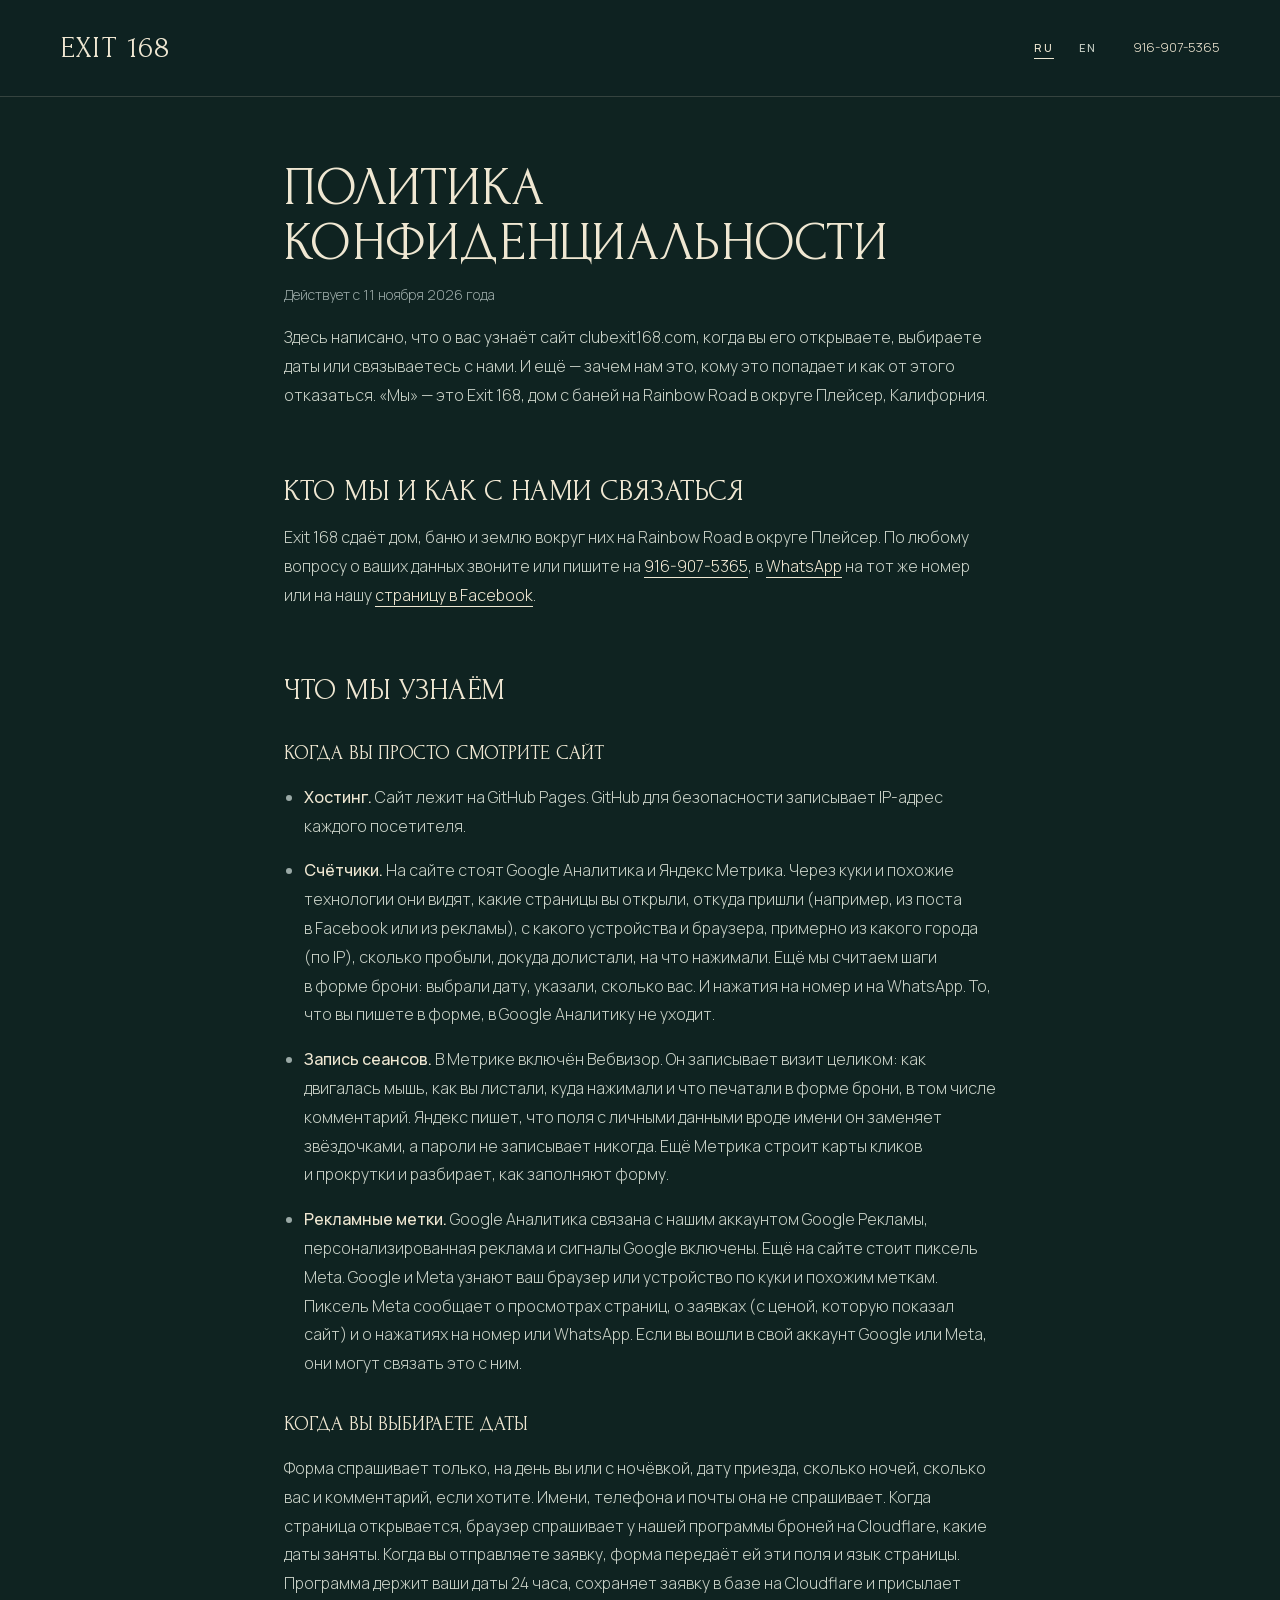
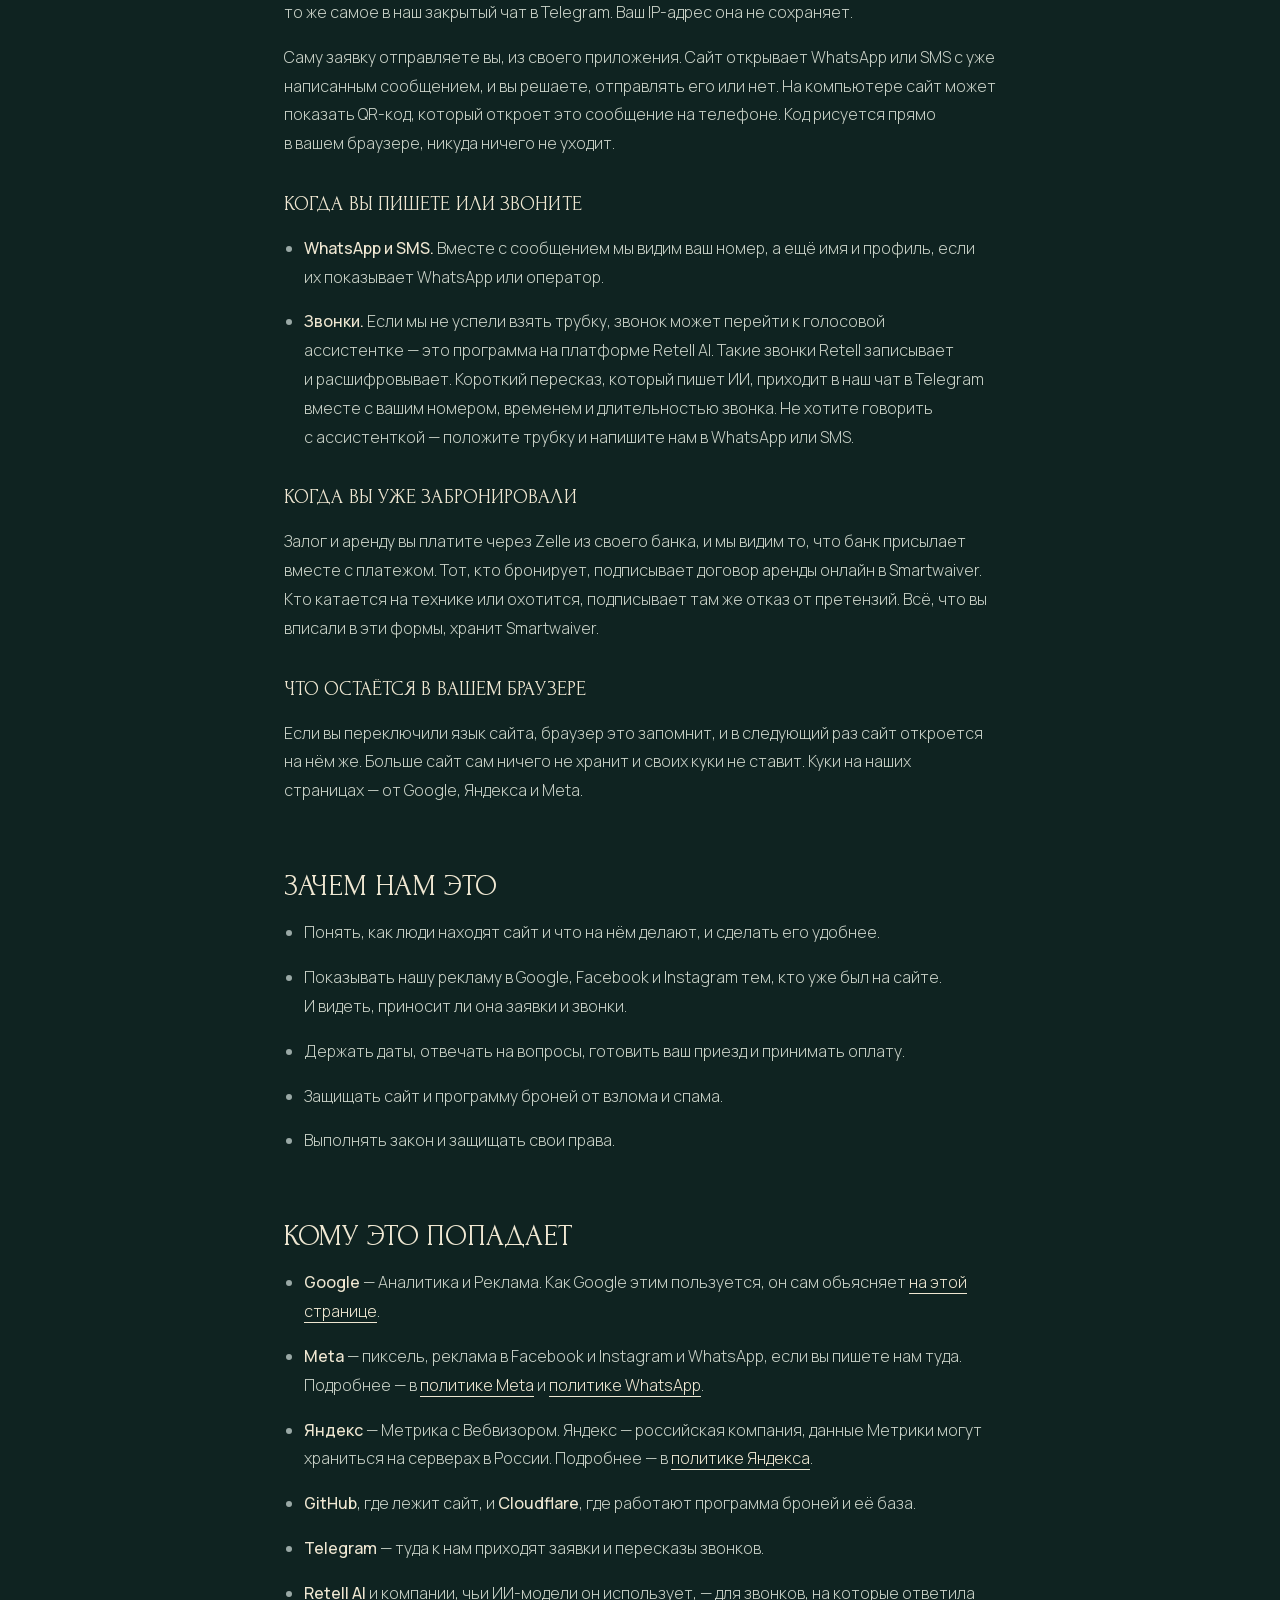
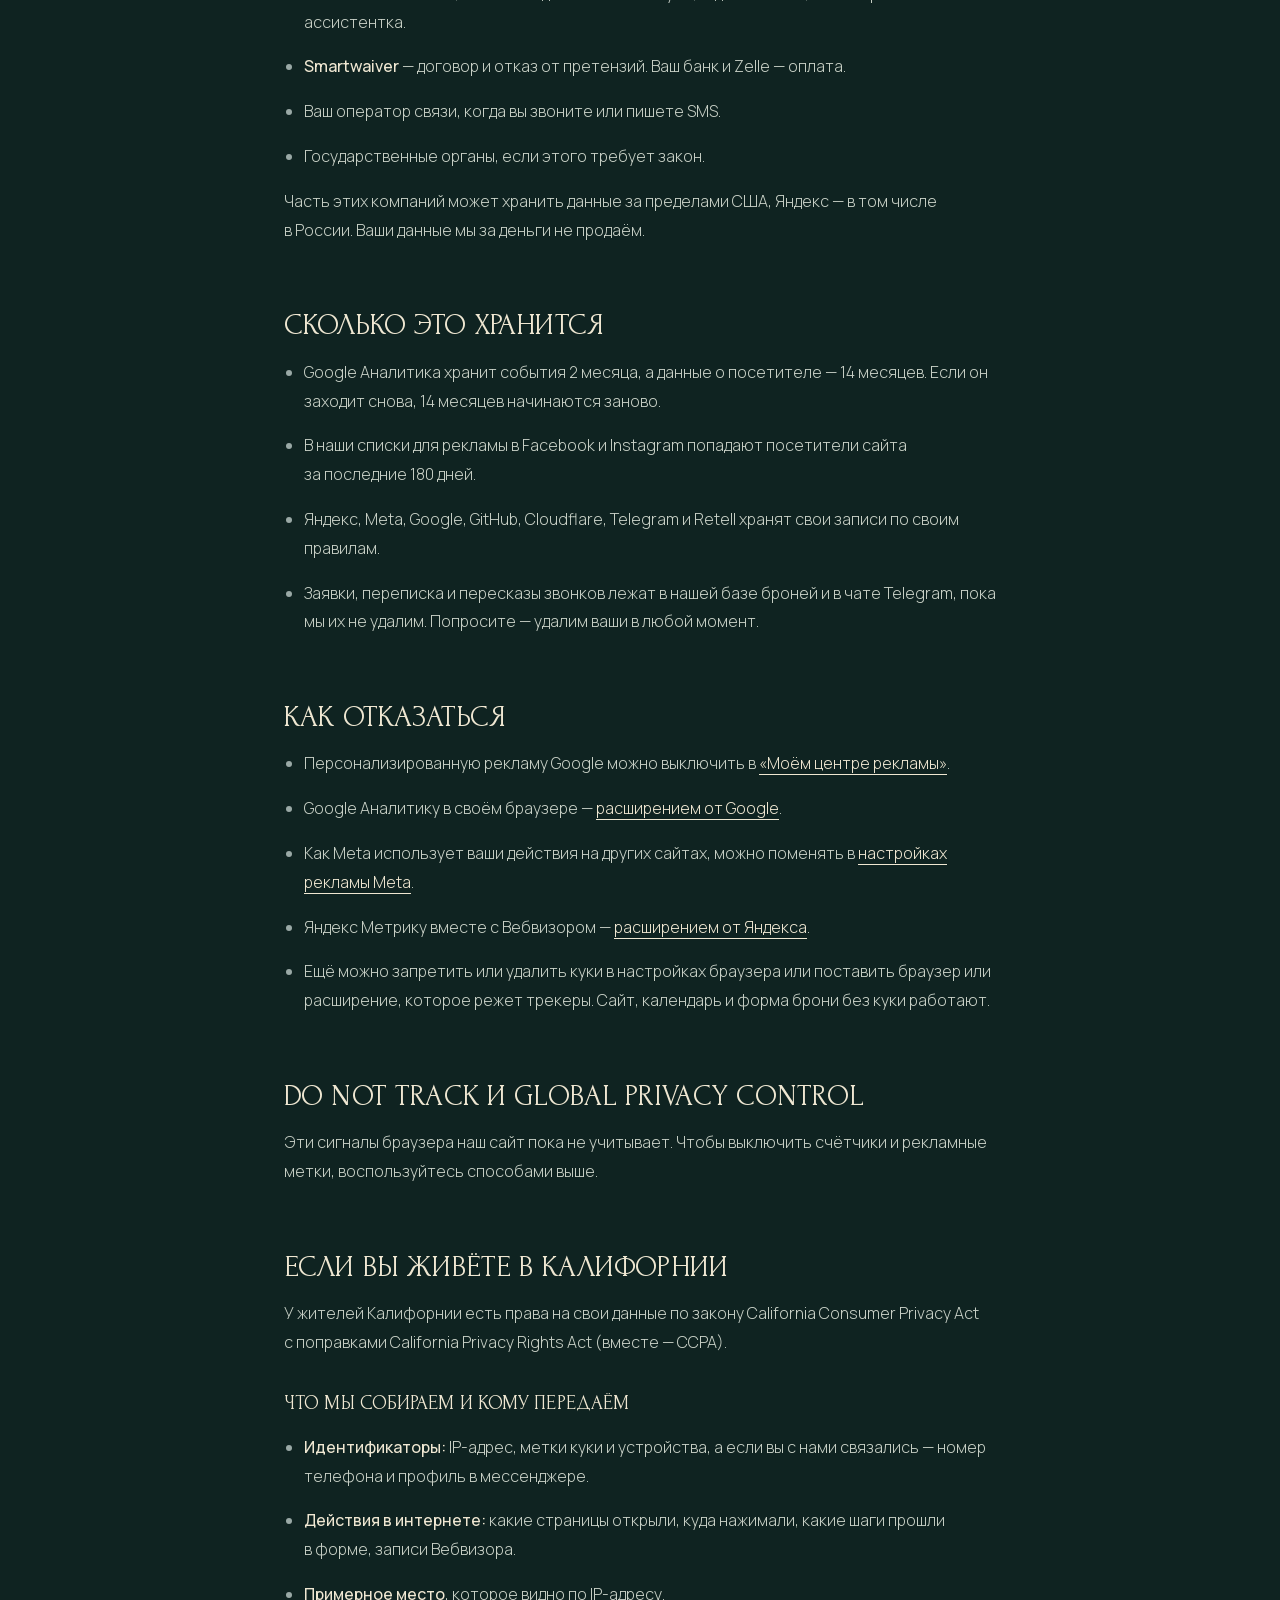
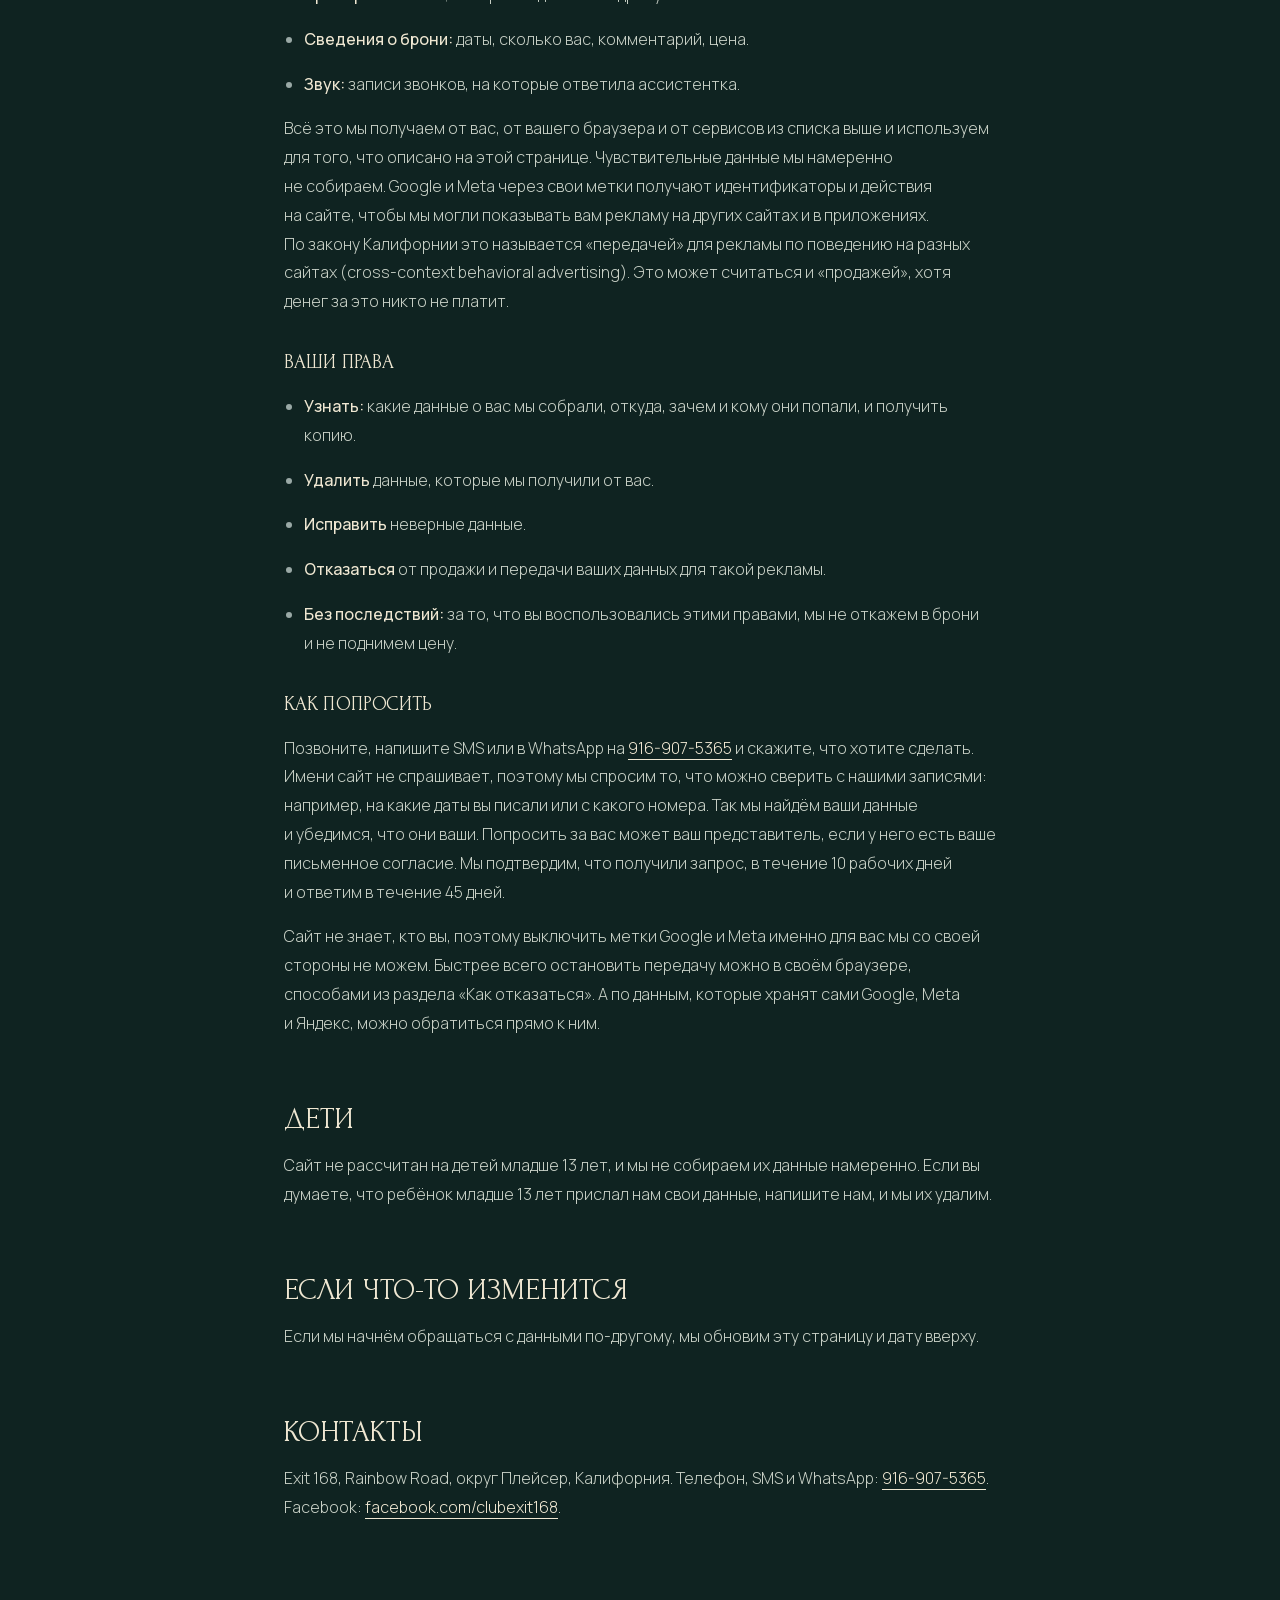
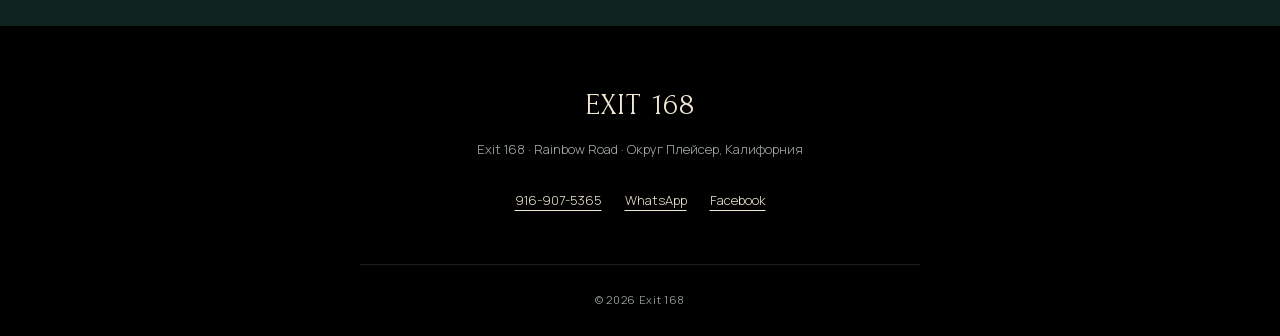
<file: ru/privacy/index.html>
<!doctype html>
<html lang="ru">
<head>
<meta charset="utf-8">
<meta name="viewport" content="width=device-width,initial-scale=1">
<title>Политика конфиденциальности | Exit 168</title>
<meta name="description" content="Что собирает сайт clubexit168.com, кому это попадает, сколько хранится и как от этого отказаться.">
<link rel="canonical" href="https://clubexit168.com/ru/privacy/">
<link rel="alternate" hreflang="en" href="https://clubexit168.com/privacy/">
<link rel="alternate" hreflang="ru" href="https://clubexit168.com/ru/privacy/">
<link rel="alternate" hreflang="x-default" href="https://clubexit168.com/privacy/">
<meta name="theme-color" content="#0f2321">
<link rel="icon" href="data:image/svg+xml,%3Csvg xmlns='http://www.w3.org/2000/svg' viewBox='0 0 40 40'%3E%3Crect width='40' height='40' fill='%230f2321'/%3E%3Cpath d='m20 5-10 14h6l-7 10h9v6h4v-6h9l-7-10h6Z' fill='none' stroke='%23efe7d2' stroke-width='2'/%3E%3C/svg%3E">
<link rel="stylesheet" href="../../style.css">
</head>
<body class="legal">
<a class="skip" href="#policy">Перейти к тексту</a>

<header class="navigation">
  <a class="wordmark" href="../" aria-label="Exit 168, на главную">EXIT 168</a>
  <div class="lang" aria-label="Язык"><span aria-current="page">RU</span><a href="../../privacy/" hreflang="en" lang="en">EN</a></div>
  <a class="nav-phone" href="tel:+19169075365" aria-label="Позвонить: 916-907-5365"><svg class="icon" viewBox="0 0 24 24" aria-hidden="true"><path d="M6.5 3.5h3l1.5 4-2 1.5a12 12 0 0 0 6 6l1.5-2 4 1.5v3a2 2 0 0 1-2 2A16 16 0 0 1 4.5 5.5a2 2 0 0 1 2-2Z"/></svg><span>916-907-5365</span></a>
</header>

<main id="policy" class="policy">
  <h1>Политика конфиденциальности</h1>
  <p class="effective">Действует с&nbsp;11 ноября 2026 года</p>

  <p>Здесь написано, что&nbsp;о&nbsp;вас узнаёт сайт clubexit168.com, когда вы его&nbsp;открываете, выбираете даты или связываетесь с&nbsp;нами. И&nbsp;ещё&nbsp;— зачем нам это, кому это попадает и&nbsp;как от&nbsp;этого отказаться. «Мы»&nbsp;— это Exit&nbsp;168, дом с&nbsp;баней на&nbsp;Rainbow Road в&nbsp;округе Плейсер, Калифорния.</p>

  <h2>Кто&nbsp;мы&nbsp;и&nbsp;как с&nbsp;нами связаться</h2>
  <p>Exit&nbsp;168 сдаёт дом, баню и&nbsp;землю вокруг них на&nbsp;Rainbow Road в&nbsp;округе Плейсер. По&nbsp;любому вопросу о&nbsp;ваших данных звоните или пишите на <a class="nowrap" href="tel:+19169075365">916-907-5365</a>, в <a href="https://wa.me/19169075365">WhatsApp</a> на&nbsp;тот же номер или на&nbsp;нашу <a href="https://www.facebook.com/clubexit168">страницу в&nbsp;Facebook</a>.</p>

  <h2>Что&nbsp;мы&nbsp;узнаём</h2>
  <h3>Когда вы просто смотрите сайт</h3>
  <ul>
    <li><strong>Хостинг.</strong> Сайт лежит на&nbsp;GitHub Pages. GitHub для безопасности записывает IP-адрес каждого посетителя.</li>
    <li><strong>Счётчики.</strong> На&nbsp;сайте стоят Google Аналитика и&nbsp;Яндекс Метрика. Через куки и&nbsp;похожие технологии они видят, какие страницы вы открыли, откуда пришли (например, из&nbsp;поста в&nbsp;Facebook или из&nbsp;рекламы), с&nbsp;какого устройства и&nbsp;браузера, примерно из&nbsp;какого города (по&nbsp;IP), сколько пробыли, докуда долистали, на&nbsp;что&nbsp;нажимали. Ещё мы&nbsp;считаем шаги в&nbsp;форме брони: выбрали дату, указали, сколько вас. И&nbsp;нажатия на&nbsp;номер и&nbsp;на&nbsp;WhatsApp. То, что&nbsp;вы пишете в&nbsp;форме, в&nbsp;Google Аналитику не&nbsp;уходит.</li>
    <li><strong>Запись сеансов.</strong> В&nbsp;Метрике включён Вебвизор. Он записывает визит целиком: как двигалась мышь, как вы листали, куда нажимали и&nbsp;что&nbsp;печатали в&nbsp;форме брони, в&nbsp;том числе комментарий. Яндекс пишет, что&nbsp;поля с&nbsp;личными данными вроде имени он заменяет звёздочками, а&nbsp;пароли не&nbsp;записывает никогда. Ещё Метрика строит карты кликов и&nbsp;прокрутки и&nbsp;разбирает, как заполняют форму.</li>
    <li><strong>Рекламные метки.</strong> Google Аналитика связана с&nbsp;нашим аккаунтом Google Рекламы, персонализированная реклама и&nbsp;сигналы Google включены. Ещё на&nbsp;сайте стоит пиксель Meta. Google и&nbsp;Meta узнают ваш браузер или устройство по&nbsp;куки и&nbsp;похожим меткам. Пиксель Meta сообщает о&nbsp;просмотрах страниц, о&nbsp;заявках (с&nbsp;ценой, которую показал сайт) и&nbsp;о&nbsp;нажатиях на&nbsp;номер или WhatsApp. Если вы вошли в&nbsp;свой аккаунт Google или Meta, они могут связать это с&nbsp;ним.</li>
  </ul>

  <h3>Когда вы выбираете даты</h3>
  <p>Форма спрашивает только, на&nbsp;день вы или с&nbsp;ночёвкой, дату приезда, сколько ночей, сколько вас и&nbsp;комментарий, если хотите. Имени, телефона и&nbsp;почты она не&nbsp;спрашивает. Когда страница открывается, браузер спрашивает у&nbsp;нашей программы броней на&nbsp;Cloudflare, какие даты заняты. Когда вы отправляете заявку, форма передаёт ей эти поля и&nbsp;язык страницы. Программа держит ваши даты 24 часа, сохраняет заявку в&nbsp;базе на&nbsp;Cloudflare и&nbsp;присылает то&nbsp;же самое в&nbsp;наш закрытый чат в&nbsp;Telegram. Ваш IP-адрес она не&nbsp;сохраняет.</p>
  <p>Саму заявку отправляете вы, из&nbsp;своего приложения. Сайт открывает WhatsApp или SMS с&nbsp;уже написанным сообщением, и&nbsp;вы решаете, отправлять его&nbsp;или нет. На&nbsp;компьютере сайт может показать QR-код, который откроет это сообщение на&nbsp;телефоне. Код рисуется прямо в&nbsp;вашем браузере, никуда ничего не&nbsp;уходит.</p>

  <h3>Когда вы пишете или звоните</h3>
  <ul>
    <li><strong>WhatsApp и&nbsp;SMS.</strong> Вместе с&nbsp;сообщением мы&nbsp;видим ваш номер, а&nbsp;ещё имя и&nbsp;профиль, если их&nbsp;показывает WhatsApp или оператор.</li>
    <li><strong>Звонки.</strong> Если мы&nbsp;не&nbsp;успели взять трубку, звонок может перейти к&nbsp;голосовой ассистентке&nbsp;— это программа на&nbsp;платформе Retell AI. Такие звонки Retell записывает и&nbsp;расшифровывает. Короткий пересказ, который пишет ИИ, приходит в&nbsp;наш чат в&nbsp;Telegram вместе с&nbsp;вашим номером, временем и&nbsp;длительностью звонка. Не&nbsp;хотите говорить с&nbsp;ассистенткой&nbsp;— положите трубку и&nbsp;напишите нам в&nbsp;WhatsApp или SMS.</li>
  </ul>

  <h3>Когда вы уже забронировали</h3>
  <p>Залог и&nbsp;аренду вы платите через Zelle из&nbsp;своего банка, и&nbsp;мы&nbsp;видим то, что&nbsp;банк присылает вместе с&nbsp;платежом. Тот, кто&nbsp;бронирует, подписывает договор аренды онлайн в&nbsp;Smartwaiver. Кто&nbsp;катается на&nbsp;технике или охотится, подписывает там же отказ от&nbsp;претензий. Всё, что&nbsp;вы вписали в&nbsp;эти формы, хранит Smartwaiver.</p>

  <h3>Что&nbsp;остаётся в&nbsp;вашем браузере</h3>
  <p>Если вы переключили язык сайта, браузер это запомнит, и&nbsp;в&nbsp;следующий раз сайт откроется на&nbsp;нём же. Больше сайт сам ничего не&nbsp;хранит и&nbsp;своих куки не&nbsp;ставит. Куки на&nbsp;наших страницах&nbsp;— от&nbsp;Google, Яндекса и&nbsp;Meta.</p>

  <h2>Зачем нам это</h2>
  <ul>
    <li>Понять, как люди находят сайт и&nbsp;что&nbsp;на&nbsp;нём делают, и&nbsp;сделать его&nbsp;удобнее.</li>
    <li>Показывать нашу рекламу в&nbsp;Google, Facebook и&nbsp;Instagram тем, кто&nbsp;уже был на&nbsp;сайте. И&nbsp;видеть, приносит ли она заявки и&nbsp;звонки.</li>
    <li>Держать даты, отвечать на&nbsp;вопросы, готовить ваш приезд и&nbsp;принимать оплату.</li>
    <li>Защищать сайт и&nbsp;программу броней от&nbsp;взлома и&nbsp;спама.</li>
    <li>Выполнять закон и&nbsp;защищать свои права.</li>
  </ul>

  <h2>Кому это попадает</h2>
  <ul>
    <li><strong>Google</strong>&nbsp;— Аналитика и&nbsp;Реклама. Как Google этим пользуется, он сам объясняет <a href="https://policies.google.com/technologies/partner-sites">на&nbsp;этой странице</a>.</li>
    <li><strong>Meta</strong>&nbsp;— пиксель, реклама в&nbsp;Facebook и&nbsp;Instagram и&nbsp;WhatsApp, если вы пишете нам туда. Подробнее&nbsp;— в <a href="https://www.facebook.com/privacy/policy/">политике Meta</a> и&nbsp;<a href="https://www.whatsapp.com/legal/privacy-policy">политике WhatsApp</a>.</li>
    <li><strong>Яндекс</strong>&nbsp;— Метрика с&nbsp;Вебвизором. Яндекс&nbsp;— российская компания, данные Метрики могут храниться на&nbsp;серверах в&nbsp;России. Подробнее&nbsp;— в <a href="https://yandex.com/legal/confidential/">политике Яндекса</a>.</li>
    <li><strong>GitHub</strong>, где лежит сайт, и <strong>Cloudflare</strong>, где работают программа броней и&nbsp;её база.</li>
    <li><strong>Telegram</strong>&nbsp;— туда к&nbsp;нам приходят заявки и&nbsp;пересказы звонков.</li>
    <li><strong>Retell AI</strong> и&nbsp;компании, чьи ИИ-модели он использует,&nbsp;— для звонков, на&nbsp;которые ответила ассистентка.</li>
    <li><strong>Smartwaiver</strong>&nbsp;— договор и&nbsp;отказ от&nbsp;претензий. Ваш банк и&nbsp;Zelle&nbsp;— оплата.</li>
    <li>Ваш оператор связи, когда вы звоните или пишете SMS.</li>
    <li>Государственные органы, если этого требует закон.</li>
  </ul>
  <p>Часть этих компаний может хранить данные за&nbsp;пределами США, Яндекс&nbsp;— в&nbsp;том числе в&nbsp;России. Ваши данные мы&nbsp;за&nbsp;деньги не&nbsp;продаём.</p>

  <h2>Сколько это хранится</h2>
  <ul>
    <li>Google Аналитика хранит события 2 месяца, а&nbsp;данные о&nbsp;посетителе&nbsp;— 14 месяцев. Если он заходит снова, 14 месяцев начинаются заново.</li>
    <li>В&nbsp;наши списки для рекламы в&nbsp;Facebook и&nbsp;Instagram попадают посетители сайта за&nbsp;последние 180 дней.</li>
    <li>Яндекс, Meta, Google, GitHub, Cloudflare, Telegram и&nbsp;Retell хранят свои записи по&nbsp;своим правилам.</li>
    <li>Заявки, переписка и&nbsp;пересказы звонков лежат в&nbsp;нашей базе броней и&nbsp;в&nbsp;чате Telegram, пока мы&nbsp;их&nbsp;не&nbsp;удалим. Попросите&nbsp;— удалим ваши в&nbsp;любой момент.</li>
  </ul>

  <h2>Как отказаться</h2>
  <ul>
    <li>Персонализированную рекламу Google можно выключить в <a href="https://myadcenter.google.com/">«Моём центре рекламы»</a>.</li>
    <li>Google Аналитику в&nbsp;своём браузере&nbsp;— <a href="https://tools.google.com/dlpage/gaoptout">расширением от&nbsp;Google</a>.</li>
    <li>Как Meta использует ваши действия на&nbsp;других сайтах, можно поменять в <a href="https://accountscenter.facebook.com/ad_preferences">настройках рекламы Meta</a>.</li>
    <li>Яндекс Метрику вместе с&nbsp;Вебвизором&nbsp;— <a href="https://yandex.com/support/metrica/general/opt-out.html">расширением от&nbsp;Яндекса</a>.</li>
    <li>Ещё можно запретить или удалить куки в&nbsp;настройках браузера или поставить браузер или расширение, которое режет трекеры. Сайт, календарь и&nbsp;форма брони без куки работают.</li>
  </ul>

  <h2>Do Not Track и&nbsp;Global Privacy Control</h2>
  <p>Эти сигналы браузера наш сайт пока не&nbsp;учитывает. Чтобы выключить счётчики и&nbsp;рекламные метки, воспользуйтесь способами выше.</p>

  <h2>Если вы живёте в&nbsp;Калифорнии</h2>
  <p>У&nbsp;жителей Калифорнии есть права на&nbsp;свои данные по&nbsp;закону California Consumer Privacy Act с&nbsp;поправками California Privacy Rights Act (вместе&nbsp;— CCPA).</p>
  <h3>Что&nbsp;мы&nbsp;собираем и&nbsp;кому передаём</h3>
  <ul>
    <li><strong>Идентификаторы:</strong> IP-адрес, метки куки и&nbsp;устройства, а&nbsp;если вы с&nbsp;нами связались&nbsp;— номер телефона и&nbsp;профиль в&nbsp;мессенджере.</li>
    <li><strong>Действия в&nbsp;интернете:</strong> какие страницы открыли, куда нажимали, какие шаги прошли в&nbsp;форме, записи Вебвизора.</li>
    <li><strong>Примерное место</strong>, которое видно по&nbsp;IP-адресу.</li>
    <li><strong>Сведения о&nbsp;брони:</strong> даты, сколько вас, комментарий, цена.</li>
    <li><strong>Звук:</strong> записи звонков, на&nbsp;которые ответила ассистентка.</li>
  </ul>
  <p>Всё это мы&nbsp;получаем от&nbsp;вас, от&nbsp;вашего браузера и&nbsp;от&nbsp;сервисов из&nbsp;списка выше и&nbsp;используем для того, что&nbsp;описано на&nbsp;этой странице. Чувствительные данные мы&nbsp;намеренно не&nbsp;собираем. Google и&nbsp;Meta через свои метки получают идентификаторы и&nbsp;действия на&nbsp;сайте, чтобы мы&nbsp;могли показывать вам рекламу на&nbsp;других сайтах и&nbsp;в&nbsp;приложениях. По&nbsp;закону Калифорнии это называется «передачей» для рекламы по&nbsp;поведению на&nbsp;разных сайтах (cross-context behavioral advertising). Это может считаться и&nbsp;«продажей», хотя денег за&nbsp;это никто не&nbsp;платит.</p>
  <h3>Ваши права</h3>
  <ul>
    <li><strong>Узнать:</strong> какие данные о&nbsp;вас мы&nbsp;собрали, откуда, зачем и&nbsp;кому они попали, и&nbsp;получить копию.</li>
    <li><strong>Удалить</strong> данные, которые мы&nbsp;получили от&nbsp;вас.</li>
    <li><strong>Исправить</strong> неверные данные.</li>
    <li><strong>Отказаться</strong> от&nbsp;продажи и&nbsp;передачи ваших данных для такой рекламы.</li>
    <li><strong>Без последствий:</strong> за&nbsp;то, что&nbsp;вы воспользовались этими правами, мы&nbsp;не&nbsp;откажем в&nbsp;брони и&nbsp;не&nbsp;поднимем цену.</li>
  </ul>
  <h3>Как попросить</h3>
  <p>Позвоните, напишите SMS или в&nbsp;WhatsApp на <a class="nowrap" href="tel:+19169075365">916-907-5365</a> и&nbsp;скажите, что&nbsp;хотите сделать. Имени сайт не&nbsp;спрашивает, поэтому мы&nbsp;спросим то, что&nbsp;можно сверить с&nbsp;нашими записями: например, на&nbsp;какие даты вы писали или с&nbsp;какого номера. Так мы&nbsp;найдём ваши данные и&nbsp;убедимся, что&nbsp;они ваши. Попросить за&nbsp;вас может ваш представитель, если у&nbsp;него есть ваше письменное согласие. Мы&nbsp;подтвердим, что&nbsp;получили запрос, в&nbsp;течение 10 рабочих дней и&nbsp;ответим в&nbsp;течение 45 дней.</p>
  <p>Сайт не&nbsp;знает, кто&nbsp;вы, поэтому выключить метки Google и&nbsp;Meta именно для вас мы&nbsp;со своей стороны не&nbsp;можем. Быстрее всего остановить передачу можно в&nbsp;своём браузере, способами из&nbsp;раздела «Как отказаться». А&nbsp;по&nbsp;данным, которые хранят сами Google, Meta и&nbsp;Яндекс, можно обратиться прямо к&nbsp;ним.</p>

  <h2>Дети</h2>
  <p>Сайт не&nbsp;рассчитан на&nbsp;детей младше 13 лет, и&nbsp;мы&nbsp;не&nbsp;собираем их&nbsp;данные намеренно. Если вы думаете, что&nbsp;ребёнок младше 13 лет прислал нам свои данные, напишите нам, и&nbsp;мы&nbsp;их&nbsp;удалим.</p>

  <h2>Если что-то&nbsp;изменится</h2>
  <p>Если мы&nbsp;начнём обращаться с&nbsp;данными по-другому, мы&nbsp;обновим эту страницу и&nbsp;дату вверху.</p>

  <h2>Контакты</h2>
  <p>Exit&nbsp;168, Rainbow Road, округ Плейсер, Калифорния. Телефон, SMS и&nbsp;WhatsApp: <a class="nowrap" href="tel:+19169075365">916-907-5365</a>. Facebook: <a href="https://www.facebook.com/clubexit168">facebook.com/clubexit168</a>.</p>
</main>

<footer>
  <div class="footer-main">
    <a class="wordmark" href="../">EXIT 168</a>
    <p>Exit&nbsp;168 · Rainbow Road · Округ Плейсер, Калифорния</p>
    <p><a class="nowrap" href="tel:+19169075365">916-907-5365</a> <a href="https://wa.me/19169075365" target="_blank" rel="noopener">WhatsApp</a> <a href="https://www.facebook.com/clubexit168">Facebook</a></p>
  </div>
  <div class="copyright">© 2026&nbsp;Exit&nbsp;168</div>
</footer>
</body>
</html>
</file>
<file: style.css>
@font-face{font-family:Forum;src:url('assets/forum-cyrillic.woff2') format('woff2');font-weight:400;font-display:swap;unicode-range:U+0301,U+0400-045F,U+0490-0491,U+04B0-04B1,U+2116}
@font-face{font-family:Forum;src:url('assets/forum-latin.woff2') format('woff2');font-weight:400;font-display:swap;unicode-range:U+0000-00FF,U+0131,U+0152-0153,U+02BB-02BC,U+02C6,U+02DA,U+02DC,U+0304,U+0308,U+0329,U+2000-206F,U+20AC,U+2122,U+2191,U+2193,U+2212,U+2215,U+FEFF,U+FFFD}
@font-face{font-family:Satoshi;src:url('assets/satoshi-light.woff2') format('woff2');font-weight:300 400;font-display:swap}
@font-face{font-family:Satoshi;src:url('assets/satoshi-medium.woff2') format('woff2');font-weight:500 700;font-display:swap}
/* Satoshi has no Cyrillic: the Russian edition sets its prose in Manrope (OFL, Google Fonts, variable 200–800). */
@font-face{font-family:Manrope;src:url('assets/manrope-cyrillic.woff2') format('woff2');font-weight:200 800;font-display:swap;unicode-range:U+0301,U+0400-045F,U+0490-0491,U+04B0-04B1,U+2116}
@font-face{font-family:Manrope;src:url('assets/manrope-latin.woff2') format('woff2');font-weight:200 800;font-display:swap;unicode-range:U+0000-00FF,U+0131,U+0152-0153,U+02BB-02BC,U+02C6,U+02DA,U+02DC,U+0304,U+0308,U+0329,U+2000-206F,U+20AC,U+2122,U+2191,U+2193,U+2212,U+2215,U+FEFF,U+FFFD}

:root{
  --night:#0f2321;--panel:#1d302e;--card:#223433;--ivory:#efe7d2;--muted:#9aa9a6;--soft:#c8d0c6;--line:#304542;
  --gutter:8px;--inset:24px;--section-top:150px;--section-bottom:80px;
  --display:64px;--headline:54px;--title:20px;--body:15px;
  --sans:Satoshi,Arial,sans-serif;
  /* Roman's photographs share one quiet tone, so they sit together and beside the illustrations (V, 9 October 2026) */
  --tone:brightness(.84) contrast(1.05) saturate(.8);--tone-lit:brightness(.96) contrast(1.05) saturate(.84);
  color-scheme:dark;
}
:root:lang(ru){--sans:Manrope,Arial,sans-serif}

/* ---------- base ---------- */
*{box-sizing:border-box}
html{scroll-behavior:smooth;scroll-padding:24px 0;scrollbar-color:var(--muted) var(--night)}
body{margin:0;background:var(--night);color:var(--ivory);font:300 var(--body)/1.8 var(--sans)}
body.gallery-open{overflow:hidden}
::selection{background:var(--ivory);color:var(--night)}
a{color:inherit;text-decoration:none;text-underline-offset:5px}
button,input,select,textarea{font:inherit;color:inherit}
button{cursor:pointer;border:0;background:none;padding:0}
button,a,input,textarea{touch-action:manipulation}
button:disabled{opacity:.45;cursor:default}
a:focus-visible,button:focus-visible,summary:focus-visible,video:focus-visible{outline:2px solid var(--ivory);outline-offset:5px}
input:focus-visible,textarea:focus-visible{outline:1px solid var(--ivory);outline-offset:0}
img{display:block;width:100%;height:100%;object-fit:cover}
picture:not(.hero picture){display:contents}
p{margin:0;color:var(--muted);text-wrap:pretty}
h1,h2,h3,dt,dd,ul,figure{margin:0}
ul{padding:0;list-style:none}
h1,h2,h3{font-family:Forum,Georgia,serif;font-weight:400;letter-spacing:.005em;text-transform:uppercase;text-wrap:balance}
h1{font-size:var(--display);line-height:1.02}
h2{font-size:var(--headline);line-height:1.111}
h3{font-size:var(--title);line-height:1.4}
.icon{width:24px;height:24px;fill:none;stroke:currentColor;stroke-width:1.2;stroke-linecap:round;stroke-linejoin:round;flex:none}
[hidden]{display:none!important}
.nowrap{white-space:nowrap}
/* the Zelle address (V, 12 November 2026): it may break after the @ on a narrow phone, and one tap selects all of it for copying */
.pay-to{color:var(--ivory);font-weight:500;user-select:all;-webkit-user-select:all}
.skip{position:fixed;top:10px;left:10px;padding:12px 20px;background:var(--ivory);color:var(--night);z-index:20;transform:translateY(-160%)}
.skip:focus{transform:none}

/* ---------- navigation ---------- */
.navigation{position:absolute;z-index:5;left:0;top:0;width:100%;display:flex;align-items:center;justify-content:space-between;padding:25px 60px;border-bottom:1px solid #efe7d22b;background:#0f2321b3;gap:24px}
.wordmark{font:400 30px/1 Forum,Georgia,serif;letter-spacing:.04em;white-space:nowrap}
.navigation .wordmark{padding-block:8px}
.navigation nav:not(.mobile-nav){display:flex;gap:34px;margin-inline:auto}
/* every link in the bar is 44px tall to the pointer, inside the bar's own height */
.navigation nav a,.nav-action,.nav-phone{display:flex;align-items:center;min-height:44px}
.navigation nav a{font-size:13px}
.navigation a:hover{color:#fff}
.nav-action{font-size:11px;font-weight:500;text-transform:uppercase;letter-spacing:.18em}
/* the phone for guests, beside the booking link: the number where there is room for it, a handset where there is not */
.nav-phone{font-size:13px;white-space:nowrap}
.nav-phone .icon{display:none}
.menu-toggle{display:none}
.menu-toggle[aria-expanded=true] span:first-child{transform:translateY(4px) rotate(45deg)}
.menu-toggle[aria-expanded=true] span:last-child{transform:translateY(-4px) rotate(-45deg)}
.lang{display:flex;font-size:11px;font-weight:500;letter-spacing:.18em}
.lang>*{display:grid;place-items:center;min-width:44px;min-height:44px;padding-left:.18em}
.lang span{color:var(--ivory);text-decoration:underline;text-underline-offset:6px}
.lang a{color:var(--soft)}

/* ---------- hero (V's concept) ---------- */
.hero{position:relative;min-height:max(748px,100svh);display:grid;overflow:hidden}
.hero picture{position:absolute;inset:0}
.hero-image{position:absolute;inset:0;object-position:50% 50%}
.hero::after{content:'';position:absolute;inset:0;pointer-events:none;background:linear-gradient(90deg,rgba(8,27,24,.04) 0%,rgba(8,27,24,.1) 28%,rgba(8,27,24,.5) 40%,rgba(8,27,24,.88) 50%,rgba(8,27,24,.93) 100%)}
.hero-content{position:relative;z-index:1;display:flex;min-height:max(748px,100svh);width:100%;padding:128px 6.5vw 80px 54%;flex-direction:column;align-items:flex-start;justify-content:center}
.hero-phone{display:none}
.hero h1{margin:0 0 26px;max-width:17ch}
.hero h1 span{display:block;text-wrap:balance}
.hero h1 span+span{font-size:.6em;line-height:1.12;margin-top:.5em}
.hero h1 span+span+span{margin-top:.14em}
/* where it is, in type a visitor cannot miss (V, 5 October 2026: the old 11px label was too small) */
.hero-where{max-width:40ch;font-size:18px;font-weight:500;line-height:1.5;color:var(--ivory)}
.hero-sub{max-width:44ch;margin-top:8px;font-size:15px;line-height:1.7;color:var(--ivory)}
.actions{display:flex;gap:16px;align-items:center;flex-wrap:wrap}
.hero .actions{margin-top:40px}

/* ---------- buttons ---------- */
.button{display:inline-flex;justify-content:center;align-items:center;min-height:56px;padding:17px 30px;font:500 12px/1.6 var(--sans);letter-spacing:.25em;text-transform:uppercase;border:1px solid transparent;transition:background-color .18s ease-out,color .18s ease-out,border-color .18s ease-out,box-shadow .12s ease-out,transform .12s ease-out;text-align:center;
  /* a touch raised (V, 12 November 2026): light on the top edge, shade at the bottom, a soft 1px ledge under it;
     a press sets it down flat. The fill colour stays the variant's own, so the palette does not change */
  background-image:linear-gradient(rgba(255,255,255,.12),rgba(255,255,255,0) 50%,rgba(0,0,0,.09));
  box-shadow:inset 0 1px 0 rgba(255,255,255,.22),inset 0 -1px 0 rgba(0,0,0,.3),0 1px 2px rgba(0,0,0,.4)}
.button:active{transform:translateY(1px);box-shadow:inset 0 1px 0 rgba(255,255,255,.1),inset 0 -1px 0 rgba(0,0,0,.3)}
.primary{background-color:var(--ivory);color:#000}
.primary:hover{background-color:#fff8e5}
.black{background-color:#000;color:var(--ivory)}
.black:hover{background-color:var(--night);border-color:var(--line)}
/* the shared-sauna chat button wears Telegram's blue and logo, so it reads as «this opens Telegram» (V, 12 November 2026);
   the blue is a shade deeper than Telegram's #2AABEE so white 11px capitals keep 4.5:1 against it */
.telegram{gap:12px;background-color:#1d76b6;color:#fff;background-image:linear-gradient(#2a8fd6,#1d76b6 55%,#165f9a)}
.telegram:hover{background-image:linear-gradient(#3a9de0,#1d76b6 55%,#165f9a)}
.telegram .glyph{width:20px;height:20px}

/* ---------- section heads ---------- */
.section-head{padding:var(--section-top) 24px var(--section-bottom);text-align:center}
.section-head h2{max-width:850px;margin:auto}
.subtitle{margin:34px auto 0;max-width:72ch;line-height:25px}
.section-cta{justify-content:center;margin-top:48px}

/* ---------- photos ---------- */
.photo{position:relative;padding:0;background:var(--night);display:block;overflow:hidden;width:100%;min-width:0}
.photo img{transition:filter .25s ease-out;filter:var(--tone)}
.photo:hover img{filter:var(--tone-lit)}
/* three frames were half asphalt: they are held closer to their subject, the lightbox still shows them whole */
.photo[data-photo=gate] img{scale:1.3;transform-origin:50% 16%}
.photo[data-photo=cabin] img{scale:1.25;transform-origin:50% 8%}
.photo[data-photo=sauna-outside] img{scale:1.4;transform-origin:42% 21%}
.photo:focus-visible{outline-offset:-5px}
.photo-label{position:absolute;bottom:0;right:0;background:var(--night);min-height:44px;display:flex;align-items:center;padding:8px 20px;border-top-left-radius:24px;font:500 11px/1.4 var(--sans);letter-spacing:.24em;text-transform:uppercase;color:var(--ivory)}
.photo-label::before,.photo-label::after{content:'';position:absolute;width:24px;height:24px;border-radius:50%;box-shadow:12px 12px 0 var(--night);pointer-events:none}
.photo-label::before{left:-24px;bottom:0}
.photo-label::after{right:0;top:-24px}

/* ---------- scroll scenes share one placement rule: a 3:2 picture covers its stage,
   with the picture point (--ax,--ay) held at the stage point (--sx,--sy) as far as the edges allow ---------- */
.estate-close,.estate-pins,.ritual-scene{
  position:absolute;--w:max(calc(var(--zw,100) * 1cqw),150cqh);width:var(--w);height:calc(var(--w) / 1.5);transform-origin:0 0;
  left:clamp(calc(100cqw - var(--w)),calc(var(--sx,.5) * 100cqw - var(--ax,.5) * var(--w)),0px);
  top:clamp(calc(100cqh - var(--w) / 1.5),calc(var(--sy,.5) * 100cqh - var(--ay,.5) * var(--w) / 1.5),0px)}

/* ---------- the place from above: the clearing, then the pins come up, then the same view under snow ---------- */
.estate-stage{position:relative;height:min(100svh,66.67vw);min-height:520px;overflow:hidden;container-type:size;background:var(--night)}
.estate-close,.estate-pins{--ax:.51;--ay:.53}
.estate-close img{position:absolute;inset:0}
/* the moving water, drawn by the script over both pictures */
.estate-water{position:absolute;inset:0;width:100%;height:100%;pointer-events:none}
/* the same view in winter: only the scroll scene shows it (the winter photographs further down carry it otherwise) */
.estate-winter{display:none}
.pin{position:absolute;left:var(--x);top:var(--y);display:flex;flex-direction:column;align-items:center;transform:translate(-50%,-100%);color:var(--ivory);font:400 18px/1 Forum,Georgia,serif;letter-spacing:.06em;text-transform:uppercase}
.pin>span{display:block;padding:11px 16px 9px;background:var(--night);border:1px solid #efe7d240;transition:background .18s ease-out,color .18s ease-out}
.pin::before{content:'';order:2;width:1px;height:28px;background:var(--ivory)}
.pin::after{content:'';order:3;width:15px;height:15px;margin-bottom:-7.5px;border-radius:50%;background:var(--ivory);border:3px solid var(--night)}
button.pin:hover>span{background:var(--ivory);color:#000}
.pin:focus-visible{outline:none}
.pin:focus-visible>span{outline:2px solid var(--ivory);outline-offset:4px}
.estate-note{position:absolute;left:0;right:0;bottom:0;display:flex;justify-content:space-between;gap:8px 24px;flex-wrap:wrap;padding:48px 24px 18px;background:linear-gradient(180deg,#0f232100,#0f2321d9);font:500 11px/1.6 var(--sans);letter-spacing:.14em;text-transform:uppercase;color:var(--soft);pointer-events:none}

/* ---------- the deal ---------- */
.deal{padding:var(--section-top) 24px;text-align:center}
.deal h2{font-size:var(--display);line-height:1.02;max-width:20ch;margin:auto}
.deal p{max-width:52ch;margin:40px auto 0;font-size:17px;line-height:1.75;color:var(--soft)}
/* the three-minute video about the place (Russian edition): it loads only when played */
.deal-video{max-width:960px;margin:64px auto 0}
.deal-video video{display:block;width:100%;height:auto;aspect-ratio:16/9;background:#000}
.deal-video figcaption{margin-top:14px;font-size:13px;line-height:1.7;color:var(--muted)}

/* ---------- the banya: the stove takes fire as the steps go by, then the river ---------- */
.ritual-stage{position:relative;height:100svh;min-height:560px;overflow:hidden;container-type:size;background:#000}
.ritual-scene{--zw:135;--ax:.547;--sx:.68;--ay:.79;--sy:.78}
.ritual-scene img{position:absolute;inset:0}
.ritual-dark{filter:brightness(.42) saturate(.6)}
.ritual-glow{position:absolute;inset:0;background:radial-gradient(ellipse 34% 30% at 43% 81%,#ff8a2e8c,#ff6a1e26 55%,#ff6a1e00 100%);mix-blend-mode:screen;opacity:.6;pointer-events:none}
.ritual-flame{position:absolute;left:41.5%;top:73.2%;width:3.6%;height:12.3%;mix-blend-mode:screen;clip-path:polygon(5% 2%,96% 10%,93% 98%,9% 90%);display:none}
.ritual-river{position:absolute;inset:0;object-position:50% 62%;opacity:0;display:none;filter:var(--tone)}
.ritual-stage::after{content:'';position:absolute;inset:0;z-index:1;pointer-events:none;background:linear-gradient(90deg,rgba(8,27,24,.9) 0%,rgba(8,27,24,.72) 30%,rgba(8,27,24,.2) 50%,rgba(8,27,24,0) 62%)}
.ritual-copy{position:absolute;z-index:2;left:6.5vw;top:0;bottom:0;width:min(560px,38vw);display:flex;flex-direction:column;justify-content:center}
.ritual-steps{margin:44px 0 0;padding:0;list-style:none}
.ritual-steps li{padding:15px 0;border-top:1px solid #efe7d22e;font:400 20px/1.35 Forum,Georgia,serif;letter-spacing:.005em;text-transform:uppercase;transition:opacity .4s ease-out}
.ritual-steps li:last-child{border-bottom:1px solid #efe7d22e}
.ritual-river-note{margin-top:22px;max-width:46ch;color:var(--soft);font:300 var(--body)/1.7 var(--sans);letter-spacing:0;text-transform:none}
.ritual-progress{display:none;height:1px;background:#efe7d22e}
.ritual-progress span{display:block;width:calc(var(--p,1) * 100%);height:100%;background:var(--ivory)}

/* With script and motion allowed, both scenes pin to the screen and play out over the scroll. */
@media(prefers-reduced-motion:no-preference){
  .js .estate-track{height:260svh}
  .js .estate-stage{position:sticky;top:0;height:100svh}
  .js .estate-winter{display:block;opacity:0}
  .js .pin{opacity:0;translate:0 10px;pointer-events:none;transition:opacity .5s ease-out,translate .6s cubic-bezier(.16,1,.3,1)}
  .js .pin.is-on,.js .pin:focus-visible{opacity:1;translate:0 0;pointer-events:auto}
  /* the hint about the labels waits for the labels */
  .js .estate-note span:first-child{opacity:0;transition:opacity .4s ease-out}
  .js .pins-on .estate-note span:first-child{opacity:1}
  .js .ritual-track{height:420svh}
  .js .ritual-stage{position:sticky;top:0}
  .js .ritual-fire{opacity:var(--fire,0)}
  .js .ritual-glow{opacity:calc(var(--fire,0) * var(--flick,.6))}
  .js .ritual-flame{display:block;opacity:var(--fire,0)}
  .js .ritual-river{display:block}
  .js .still-only{display:none}
  .js .ritual-river{opacity:var(--river,0)}
  /* one step on screen at a time, hung from a hairline cut in five that fills with the scroll:
     the step that is over drops away, the next comes down from under the line */
  .js .ritual-progress{display:block;margin-top:44px;-webkit-mask:repeating-linear-gradient(90deg,#000 0 calc(20% - 8px),#0000 0 20%);mask:repeating-linear-gradient(90deg,#000 0 calc(20% - 8px),#0000 0 20%)}
  .js .ritual-steps{display:grid;margin:0;clip-path:inset(0 -24px -100vh)}
  .js .ritual-steps li{grid-area:1/1;align-self:start;padding:28px 0 0;border:0;font-size:40px;line-height:1.1;text-wrap:balance;opacity:0;translate:0 -48px;transition:opacity .25s ease-out,translate .5s cubic-bezier(.16,1,.3,1)}
  .js .ritual-steps li.is-done{translate:0 48px}
  .js .ritual-steps li.is-now{opacity:1;translate:0 0;transition:opacity .5s ease-out .15s,translate .7s cubic-bezier(.16,1,.3,1) .15s}
}
/* On phones the same two scenes play out over about half the scroll: they took a third of the page (audit, 5 October 2026). */
@media(prefers-reduced-motion:no-preference) and (max-width:600px){
  .js .estate-track{height:200svh}
  .js .ritual-track{height:280svh}
}
/* The booking bar stays on screen over the scenes, so the place-scene caption sits above it. */
@media(prefers-reduced-motion:no-preference) and (max-width:900px){
  .js .estate-note{padding-bottom:calc(86px + env(safe-area-inset-bottom))}
  .js .ritual-progress{margin-top:28px}
}
@media(prefers-reduced-motion:no-preference) and (max-width:600px){
  .js .ritual-steps li{padding-top:22px;font-size:30px;line-height:1.15}
}
@media(prefers-reduced-motion:no-preference) and (orientation:landscape) and (max-height:500px){
  .js .ritual-progress{margin-top:14px}
  .js .ritual-steps li{padding-top:14px;font-size:22px;line-height:1.15}
}

/* ---------- how it works: the gate photo beside four large steps, then what to bring ---------- */
.route-body{display:grid;grid-template-columns:minmax(0,5fr) minmax(0,7fr);gap:64px;align-items:start;max-width:1240px;margin:0 auto;padding:0 24px}
.route-photo{position:sticky;top:40px;aspect-ratio:4/5}
.route-steps{list-style:none;margin:0;padding:0}
.route-steps li{padding:40px 0 44px;border-top:1px solid var(--line)}
.route-steps li:first-child{padding-top:0;border-top:0}
.route-steps h3{font-size:40px;line-height:1.1}
.route-steps p{margin-top:16px;max-width:46ch;font-size:17px;line-height:1.7;color:var(--soft)}
.pack{margin:120px max(24px,calc(50% - 596px)) 0;padding:56px 60px 60px;background:var(--card);border:1px solid #384a49}
.pack h3{font-size:var(--headline);line-height:1.111}
.pack dl{display:grid;grid-template-columns:repeat(3,minmax(0,1fr));gap:0 48px;margin-top:44px}
/* the three items share rows, so the notes start on one line however the words wrap */
.pack dl>div{display:grid;grid-row:span 2;grid-template-rows:subgrid;padding-top:28px;border-top:1px solid var(--ivory)}
.pack dt{font:400 40px/1.15 Forum,Georgia,serif;letter-spacing:.005em;text-transform:uppercase}
.pack dd{margin-top:16px;font-size:17px;line-height:1.7;color:var(--soft)}
.route .section-cta{margin-top:64px}

/* ---------- the cabin and the sauna in photographs: a mosaic on wide screens, a strip to swipe on phones ---------- */
.house-photos{display:grid;grid-template-columns:2fr 1fr 1fr;grid-template-rows:repeat(2,min(21vw,330px));gap:var(--gutter)}
.house-photos .photo:first-child{grid-row:span 2}
.house-facts{display:grid;grid-template-columns:repeat(2,minmax(0,1fr));column-gap:64px;max-width:1240px;margin:56px auto 0;padding:0 24px}
.house-facts li{padding:14px 0;border-top:1px solid var(--line);color:var(--soft);line-height:1.6}
.house-facts li:nth-last-child(-n+2){border-bottom:1px solid var(--line)}
.banya-photos{display:grid;grid-auto-flow:column;grid-auto-columns:minmax(0,1fr);gap:var(--gutter);margin-top:var(--gutter)}
.banya-photos .photo{aspect-ratio:4/3}

/* ---------- where: map ---------- */
.map{background:var(--panel);border:1px solid #2a3c3b}
.map svg{display:block;width:100%;height:auto;font-family:var(--sans)}
.map-road path{fill:none;stroke:var(--ivory);stroke-width:2.5;stroke-linecap:round}
.map-road .map-road-minor{stroke:#6f8582;stroke-width:1.5;stroke-dasharray:6 6}
.map-water path{fill:#1d3f42;stroke:#4b7b7c;stroke-width:1}
.map-water text{fill:var(--muted);font-size:12px;letter-spacing:.2em;font-weight:500}
.map-town circle{fill:var(--night);stroke:var(--ivory);stroke-width:2}
.map-town text{fill:var(--soft);font-size:13px;letter-spacing:.14em;font-weight:500}
.map-town .map-time,.map-pin .map-time{fill:var(--muted);font-size:13px;letter-spacing:.06em;font-weight:300}
.map-shield rect{fill:var(--night);stroke:#6f8582;stroke-width:1}
.map-shield text{fill:var(--soft);font-size:12px;font-weight:500;letter-spacing:.08em}
.map-pin path{fill:var(--ivory)}
.map-pin circle{fill:var(--night)}
.map-pin text{fill:var(--ivory);font-family:Forum,Georgia,serif;font-size:20px;letter-spacing:.06em}
.map-note{fill:var(--muted);font-size:12px;letter-spacing:.2em}
/* narrow screens get their own upright drawing of the same route, labels held at 11px or more down to 320px */
.map .map-narrow{display:none}
.map-narrow .map-water text,.map-narrow .map-shield text,.map-narrow .map-note{font-size:13px}
.map-narrow .map-pin text{font-size:24px}
.map-narrow .map-pin .map-pin-sub{font-size:15px}
.map-narrow .map-pin .map-time{font-size:13px}

/* ---------- where: close-by card + arrival photo ---------- */
.arrival-cards{display:grid;gap:var(--gutter);margin-top:var(--gutter)}
.arrival-card{padding:48px 52px;background:var(--card);border:1px solid #384a49;min-width:0}
.arrival-card h3{display:flex;align-items:center;gap:20px;margin-bottom:30px}
.arrival-card .icon{width:36px;height:36px}
.arrival-card dl{margin:0;display:grid;grid-template-columns:repeat(3,minmax(0,1fr));column-gap:56px}
.arrival-card dl>div{display:flex;justify-content:space-between;gap:14px;padding:14px 0;border-bottom:1px solid #364947}
.arrival-card dl>div:nth-last-child(-n+3){border:0}
.arrival-card dt{font:400 17px/24px Forum,Georgia,serif;color:#b6c0bd}
.arrival-card dd{text-align:right;font-size:13px;color:#f4f6ea;white-space:nowrap}
.arrival-photo{position:relative;height:460px;margin-top:var(--gutter)}
.arrival-photo img{object-position:50% 45%;filter:var(--tone)}
.arrival-label{position:absolute;left:50%;bottom:32px;transform:translateX(-50%);background:var(--night);padding:20px 32px;text-align:center;max-width:min(560px,calc(100% - 32px));width:max-content;font:400 20px/1.4 Forum,Georgia,serif;text-transform:uppercase;letter-spacing:.005em}
.arrival-label p{font:300 13px/1.7 var(--sans);text-transform:none;margin-top:8px;letter-spacing:0}

/* ---------- winter ---------- */
.winter-grid{display:grid;grid-template-columns:5fr 7fr;grid-template-rows:repeat(3,min(24vw,360px));gap:var(--gutter)}
.winter-grid .photo:first-child{grid-row:span 2}
.winter-grid .photo:first-child img{object-position:50% 70%}
.winter-grid [data-photo="winter-trench"] img{object-position:50% 35%}

/* the place for time alone with nature: eight things to do shown one at a time, each with its own picture —
   the names switch them, and on a phone a swipe does too */
.nature{margin-top:var(--section-top)}
.nature-photo{position:relative;display:grid;align-items:center;min-height:max(520px,min(78svh,720px));overflow:hidden}
.nature-pics{position:absolute;inset:0;isolation:isolate}
/* the pictures lie on top of each other; the new one fades in over the old, which drops out once it is covered.
   Without the script the others stay [hidden] and only the first one ever loads */
.nature-pics img{transition:opacity 0s .4s}
.nature-pics :not(.is-current)>img{opacity:0}
.nature-pics .is-current>img{z-index:1;transition:opacity .4s ease-out}
.nature-photo img{position:absolute;inset:0;object-position:60% 72%}
.nature-photo::after{content:'';position:absolute;inset:0;pointer-events:none;background:linear-gradient(90deg,rgba(8,27,24,.93) 0%,rgba(8,27,24,.88) 38%,rgba(8,27,24,.4) 56%,rgba(8,27,24,0) 70%)}
.nature-copy{position:relative;z-index:1;width:min(700px,50vw);margin-left:6.5vw;padding:72px 0}
.nature-tabs{display:flex;flex-wrap:wrap;gap:0 28px;max-width:min(520px,46vw);margin-top:32px}
.nature-tabs a{display:block;padding:11px 0;font:400 18px/1.25 Forum,Georgia,serif;letter-spacing:.005em;text-transform:uppercase;text-decoration-line:underline;text-decoration-thickness:1px;text-decoration-color:transparent;text-underline-offset:8px;transition:color .18s ease-out,text-decoration-color .18s ease-out}
/* the mark of the text on show needs the script; without it the names are plain links to their texts */
.js .nature-tabs a[aria-current]{text-decoration-color:var(--ivory)}
.js .nature-tabs a:not([aria-current]){color:var(--muted)}
.js .nature-tabs a:hover{color:var(--ivory)}
.nature-tabs a:focus-visible{outline-offset:2px}
/* the six texts lie side by side in a row that snaps, so a finger can drag it; over the photograph the row keeps
   the height of the longest text and the heading stays where it is */
.nature-slides{display:flex;max-width:min(520px,46vw);margin-top:20px;overflow:auto hidden;overscroll-behavior-x:contain;scroll-snap-type:x mandatory;scrollbar-width:none}
.nature-slides::-webkit-scrollbar{display:none}
.nature-slide{position:relative;flex:0 0 100%;scroll-snap-align:start;scroll-snap-stop:always;scroll-margin-top:45svh;transition:opacity .35s ease-out}
.js .nature-slide:not(.is-current){opacity:.4}
/* each text keeps its heading for screen readers; on screen the row of names already says it */
.nature-slide h3{position:absolute;width:1px;height:1px;overflow:hidden;clip-path:inset(50%);white-space:nowrap}
.nature-slide p{font-size:17px;line-height:1.7;color:var(--soft)}
.nature-note{margin-top:56px;padding:0 24px;text-align:center}

/* ---------- offer ---------- */
.offer{padding:150px 24px 80px;display:grid;grid-template-columns:minmax(0,1fr);place-items:center}
.offer-card{background:var(--card);border:1px solid #384a49;padding:24px 56px 48px;text-align:center;width:720px;max-width:100%}
.offer-card h2{font-size:40px;line-height:1.1;margin:24px 0 36px}
/* the three prices, and under them the same three split by the group size the visitor sets, 10 to start with (V, 12 November 2026) */
.offer-calc{display:grid;grid-template-columns:repeat(3,minmax(0,1fr));gap:0 24px}
.offer-calc>*{min-width:0}
.offer-calc strong,.offer-calc b{display:block;font:400 54px/1.1 Forum,Georgia,serif;color:var(--ivory);white-space:nowrap}
.offer-calc b{font-size:36px}
.offer-calc span{display:block;margin-top:10px;font-size:11px;font-weight:500;line-height:1.6;letter-spacing:.2em;text-transform:uppercase;color:var(--muted);text-wrap:balance}
.offer-who{grid-column:1/-1;display:flex;align-items:center;justify-content:center;gap:20px;margin:26px 0 22px;padding-top:24px;border-top:1px solid #364947}
.offer-calc .offer-who span{margin:0}
.offer-step{display:inline-grid;grid-auto-flow:column;grid-template-columns:44px 56px 44px;align-items:center;border:1px solid #3a4b47}
.offer-step button{height:44px;display:grid;place-items:center}
.offer-step button:hover:not(:disabled){background:var(--night)}
.offer-step output{font:400 28px/44px Forum,Georgia,serif;border-inline:1px solid #3a4b47}
html:not(.js) .offer-step{grid-template-columns:56px}
html:not(.js) .offer-step button{display:none}
.offer-calc .offer-over{grid-column:1/-1;font-size:17px;color:var(--ivory)}
/* the terms: one short line each behind a drawn icon; a line with more to say opens in place */
.offer-terms{margin-top:36px;text-align:left;border-top:1px solid #364947}
.offer-terms>li{border-bottom:1px solid #364947}
.offer-terms summary,.offer-line{display:grid;grid-template-columns:24px minmax(0,1fr) 24px;gap:16px;padding:15px 0;font-size:16px;line-height:1.6;color:var(--soft)}
.offer-terms .icon{margin-top:2px;color:var(--ivory)}
.offer-terms b{font-weight:500;color:var(--ivory)}
.offer-terms .offer-open{color:var(--muted);transition:transform .2s ease-out}
.offer-terms summary:hover .offer-open{color:var(--ivory)}
.offer-terms details[open] .offer-open{transform:rotate(45deg)}
.offer-terms details p{padding:0 40px 16px;font-size:16px;line-height:1.65;color:var(--soft)}
/* the shared-sauna chat right under the rates: for two or three people the whole place is a lot, and the chat in
   Telegram gathers a group that splits the rent (V, 12 November 2026); Russian edition only, the chat is in Russian */
.share{width:720px;max-width:100%;margin-top:var(--gutter);padding:32px 56px 36px;border:1px solid #384a49}
.share h2{display:flex;align-items:center;gap:14px;font-size:28px;line-height:1.2}
.share h2 svg{width:30px;height:30px;flex:none}
.share p{max-width:60ch;margin-top:12px;font-size:16px;line-height:1.7;color:var(--soft)}
.share .button{margin-top:20px;padding:15px 24px;font-size:11px}
/* the two buttons under the rates are as wide as each other, the wider one sets both */
.offer-card .actions{display:inline-grid;grid-auto-flow:column;grid-auto-columns:1fr;margin:36px 0 0}
.offer-card .button{padding:15px 20px;font-size:11px}
.note{font-size:13px;line-height:1.7}

/* ---------- faq ---------- */
.faq{padding-bottom:60px}
.faq-list{max-width:900px;margin:auto;padding:0 24px}
summary{list-style:none;cursor:pointer}
.faq-list details{border-top:1px solid var(--line)}
.faq-list details:last-child{border-bottom:1px solid var(--line)}
.faq-list summary{display:flex;align-items:center;justify-content:space-between;gap:20px;padding:25px 0;font:400 22px/1.4 Forum,Georgia,serif}
summary::-webkit-details-marker{display:none}
.faq-list summary span{font:300 24px/1 var(--sans);transition:transform .2s ease-out}
.faq-list details[open] summary span{transform:rotate(45deg)}
.faq-list p{max-width:72ch;padding:0 30px 26px 0}
.faq-list a,.contact-info p a{text-decoration:underline}

/* ---------- request ---------- */
.contact-panels{display:grid;grid-template-columns:1fr 1fr;gap:var(--gutter);margin-bottom:100px}
.contact-info,form{padding:54px 60px;background:var(--card);border:1px solid var(--line);min-width:0}
.contact-info{align-self:start}
.contact-side{display:grid;gap:var(--gutter);align-content:start;min-width:0}
/* how booking works: when, then what; the terms sit in Forum, the answers in prose */
.booking-steps dl{margin:22px 0 0}
.booking-steps dl>div{display:grid;grid-template-columns:minmax(0,5fr) minmax(0,9fr);gap:6px 28px;padding:16px 0;border-top:1px solid #364947}
.booking-steps dl>div:last-child{padding-bottom:0}
.booking-steps dt{font:400 18px/1.4 Forum,Georgia,serif;letter-spacing:.005em;text-transform:uppercase;text-wrap:balance}
.booking-steps dd{color:var(--soft);line-height:1.7}
.contact-info .actions{margin-top:32px}
.contact-info .actions .button{flex:1 1 auto}
/* beside the form the block keeps only the number: its two buttons repeated the form's ways to book (V, 2026-11-09) */
@media(min-width:901px){.contact-info .actions{display:none}}
.contact-info>p{margin-top:18px;max-width:60ch}
fieldset{padding:0;margin:0 0 30px;border:0;min-width:0}
legend{color:var(--muted);padding:0;margin-bottom:14px}
legend span,form label span{color:var(--muted)}
.rate-options{display:grid;grid-template-columns:1fr 1fr;gap:16px}
.rate-options label{position:relative;cursor:pointer;display:flex;color:var(--soft)}
.rate-options input{position:absolute;left:14px;top:50%;transform:translateY(-50%);width:14px;height:14px;margin:0;accent-color:var(--ivory)}
.rate-options label>span{flex:1;display:flex;flex-direction:column;justify-content:center;gap:2px;min-height:52px;padding:12px 14px 12px 38px;border:1px solid #3a4b47;background:var(--night);font-size:13px}
.rate-options label:has(input:checked)>span{border-color:var(--ivory);color:var(--ivory)}
.rate-options strong{font-weight:500}
.form-row{display:grid;grid-template-columns:1fr 1fr;gap:24px;margin-bottom:30px}
/* the group size takes the whole row when it would stand in it alone: beside the calendar,
   and under the date and the 24-hour stays when the calendar does not answer */
.form-row:has(#date-field[hidden]) label:last-child,.form-row:has(#nights-field:not([hidden])) label:last-child{grid-column:1/-1}
form>label{display:block}
form>label,.form-row label{color:var(--muted)}
/* text fields only: Safari grows radios and checkboxes to any min-height and padding they are given */
input:not([type=radio],[type=checkbox]),textarea{-webkit-appearance:none;appearance:none;width:100%;display:block;background:var(--night);border:1px solid #3a4b47;border-radius:0;padding:14px 18px;color:var(--soft);margin-top:14px;caret-color:var(--ivory);min-width:0}
input:not([type=radio],[type=checkbox]){min-height:52px}
input[type=date]{color-scheme:dark;text-align:left}
input::-webkit-date-and-time-value{text-align:left;margin:0}
textarea{resize:vertical}
::placeholder{color:var(--muted);opacity:1}
.estimate{margin:24px 0;color:var(--muted)}
.estimate div{display:flex;align-items:center;justify-content:space-between;gap:12px}
.estimate dd{font:400 32px/1.4 Forum,Georgia,serif;color:var(--ivory)}
.estimate-note{margin:-16px 0 24px;color:var(--muted)}
/* three ways to book: WhatsApp, a text, a call; each with its icon (V, 2026-11-09) */
.book-ways{display:grid;gap:12px;margin-bottom:18px}
.book-ways .button{gap:10px}
/* where «book by phone» and its number do not fit one line, the number goes under it, centred, and the handset
   stays beside the words (RU phones: the handset stood alone at the edge of a two-line label) */
.book-ways a.button{flex-wrap:wrap;gap:0 .35em}
.book-ways a.button>span{display:contents}
.book-ways a.button svg{margin-right:calc(10px - .35em)}
.book-ways svg{width:18px;height:18px}
.book-ways .icon{stroke-width:1.8}
.glyph{fill:currentColor;flex:none}
select{-webkit-appearance:none;appearance:none;width:100%;display:block;background:var(--night) url("data:image/svg+xml,%3Csvg xmlns='http://www.w3.org/2000/svg' viewBox='0 0 24 24' width='16' height='16' fill='none' stroke='%23c8d0c6' stroke-width='1.5'%3E%3Cpath d='m6 9 6 6 6-6'/%3E%3C/svg%3E") no-repeat right 18px center;border:1px solid #3a4b47;border-radius:0;padding:14px 44px 14px 18px;color:var(--soft);margin-top:14px;min-height:52px;cursor:pointer}
select:focus-visible{outline:1px solid var(--ivory);outline-offset:0}
.trap{position:absolute;left:-9999px;width:1px;height:1px;overflow:hidden}
/* booking calendar: shown only when the booking service answers; otherwise the plain date field stays */
.calendar{margin-bottom:30px}
.cal-label{color:var(--muted);margin-bottom:14px}
.cal-head{display:flex;align-items:center;justify-content:space-between;background:var(--night);border:1px solid #3a4b47;border-bottom-color:var(--line)}
.cal-head button{width:52px;height:52px;display:grid;place-items:center;background:none;border:0;color:var(--ivory);cursor:pointer}
.cal-head button:disabled{opacity:.25;cursor:default}
.cal-head button:focus-visible,.cal-day:focus-visible{outline:1px solid var(--ivory);outline-offset:-1px}
.cal-title{font:400 20px/1.4 Forum,Georgia,serif;color:var(--ivory);text-transform:capitalize}
.cal-grid{display:grid;grid-template-columns:repeat(7,minmax(0,1fr));gap:2px;padding:8px;background:var(--night);border:1px solid #3a4b47;border-top:0}
.cal-dow{padding:6px 0 8px;text-align:center;font:500 11px/1.6 var(--sans);letter-spacing:.14em;text-transform:uppercase;color:var(--muted)}
.cal-day{min-height:44px;display:grid;place-items:center;background:none;border:1px solid transparent;color:var(--soft);cursor:pointer;font-size:14px;font-variant-numeric:tabular-nums}
.cal-day:hover:not(:disabled){border-color:var(--ivory)}
.cal-day:disabled{color:#5d7570;cursor:default}
.cal-day.busy{text-decoration:line-through}
.cal-day.hold{background:repeating-linear-gradient(135deg,transparent 0 5px,#efe7d214 5px 7px)}
.cal-day.range{background:#efe7d224;color:var(--ivory)}
.cal-day.clash{background:#a4553f66;color:var(--ivory)}
.cal-day[aria-pressed=true]{background:var(--ivory);color:#000}
.cal-legend{display:flex;flex-wrap:wrap;gap:6px 20px;list-style:none;padding:0;margin:14px 0 0;font-size:13px;color:var(--muted)}
.cal-legend li::before{content:"";display:inline-block;width:12px;height:12px;margin-right:8px;vertical-align:-1px;border:1px solid #3a4b47;background:var(--night)}
.cal-legend .hold::before{background:repeating-linear-gradient(135deg,var(--night) 0 3px,#efe7d240 3px 4px)}
.cal-legend .busy::before{background:linear-gradient(to top right,var(--night) 44%,#5d7570 44% 56%,var(--night) 56%)}
.cal-status{margin-top:12px;font-size:14px;color:var(--ivory)}
.cal-status:empty{display:none}
/* what happened to the request: a panel of its own, so the answer is not lost under the note */
#request-result{margin-top:24px;padding:26px 28px 28px;background:var(--night);border:1px solid var(--ivory);outline:0}
#request-result h3{font-size:24px;line-height:1.3}
#request-result p{margin:12px 0 0;color:var(--soft)}
/* the ways to send stand one under another at every width: three in a row did not fit the form on a computer (V, 2026-11-09) */
#request-result .actions{margin-top:22px;flex-direction:column;align-items:stretch}
#request-result .button{font-size:11px;padding:15px 20px}
/* the other ways after a request: black buttons right after WhatsApp, the QR code under them on its button (V, 2026-11-09) */
#qr-panel p{margin-top:22px}
#request-result .wa-qr{margin-top:14px;width:232px;max-width:100%;padding:12px;background:#fff}
#request-result .wa-qr svg{display:block;width:100%;height:auto}
#request-form:not(.desk) .desk-only,#request-form.desk .phone-only{display:none}

/* ---------- footer ---------- */
footer{background:#000;text-align:center}
.footer-main{padding:64px 24px 40px}
.footer-main .wordmark{display:inline-block;padding-block:7px;margin-block:-7px}
.footer-main p{font-size:13px;color:#a6afad;margin-top:16px}
.footer-main p a{display:inline-block;padding:12px 10px;color:var(--ivory);text-decoration:underline}
.copyright{border-top:1px solid #1c1c1c;padding:26px 20px;font-size:11px;color:#a6afad;letter-spacing:.06em;max-width:80ch;margin:auto;line-height:1.7}

/* ---------- privacy policy (privacy/, ru/privacy/): the footer link to it, and its pages: the site's header and footer, one text column ---------- */
.copyright a{color:var(--ivory);text-decoration:underline}
.legal .lang{margin-left:auto}
.legal .copyright{padding-bottom:26px}
.policy{max-width:760px;margin:auto;padding:160px 24px 104px;font-size:16px}
.policy h1{font-size:min(var(--headline),7.6vw);overflow-wrap:break-word}
.policy h2{font-size:30px;margin-top:64px;overflow-wrap:break-word}
.policy h3{margin-top:32px}
.policy p,.policy li{margin-top:16px;color:var(--soft)}
.policy .effective{margin-top:12px;font-size:14px;color:var(--muted)}
.policy ul{padding-left:20px;list-style:disc}
.policy li::marker{color:var(--muted)}
.policy strong{font-weight:500;color:var(--ivory)}
.policy a{color:var(--ivory);text-decoration:underline}
@media(max-width:900px){.policy{padding-top:120px}}
@media(max-width:600px){.policy{padding:112px 20px 72px}.policy h2{font-size:24px;margin-top:48px}}

/* ---------- sticky action (mobile) ---------- */
.sticky-cta{display:none}

/* ---------- lightbox ---------- */
dialog{background:var(--night);color:var(--ivory);border:1px solid var(--line);padding:20px 24px;width:min(1100px,94vw);max-height:94dvh}
dialog::backdrop{background:#000d}
.lightbox-top,.lightbox-bottom{display:flex;align-items:center;justify-content:space-between;gap:20px}
.lightbox-top{margin-bottom:16px}
.lightbox-top p{font-size:11px;letter-spacing:.15em;text-transform:uppercase}
.lightbox-top button,.lightbox-bottom button{background:transparent;width:44px;height:44px;display:grid;place-items:center;flex:none}
#lightbox-image{height:auto;max-height:70dvh;object-fit:contain;filter:var(--tone-lit);transition:opacity .2s ease-out}
.lightbox-bottom{margin-top:16px}
.lightbox-bottom p{text-align:center;font-size:13px}

/* ---------- responsive ---------- */
@media(min-width:1700px){
  .hero-content{padding-left:56%;padding-right:8vw}
  :root{--display:74px}
}
@media(max-width:1200px){
  .navigation{padding:25px 32px}
  .navigation nav:not(.mobile-nav){gap:22px}
  :root{--display:56px}
  .arrival-card{padding:40px 28px}
  .nature-copy{width:60vw}
  .nature-copy h2{font-size:44px}
  .nature-photo::after{background:linear-gradient(90deg,rgba(8,27,24,.93) 0%,rgba(8,27,24,.9) 46%,rgba(8,27,24,.45) 62%,rgba(8,27,24,0) 76%)}
  .contact-info,form{padding:44px 32px}
  .map-wide .map-pin text{font-size:24px}
  .map-wide :is(.map-town text,.map-time,.map-note,.map-water text,.map-shield text){font-size:17px}
}
@media(min-width:901px) and (max-width:1100px){
  .nav-phone{display:grid;place-items:center;width:44px;height:44px}
  .nav-phone span{display:none}
  .nav-phone .icon{display:block}
}
@media(min-width:901px) and (max-width:1010px){
  .nav-phone{display:none}
}
@media(max-width:900px){
  :root{--headline:42px;--display:50px;--section-top:100px;--section-bottom:60px}
  .navigation nav:not(.mobile-nav),.nav-action{display:none}
  .lang{margin-left:auto}
  .menu-toggle{display:flex;width:44px;height:44px;background:transparent;flex-direction:column;justify-content:center;gap:7px;padding:10px}
  .menu-toggle span{height:1px;background:var(--ivory);width:24px}
  .navigation{padding:14px 24px}
  .navigation .wordmark{font-size:28px}
  .mobile-nav{position:absolute;top:100%;left:0;right:0;background:var(--night);border-bottom:1px solid var(--line);padding:12px 24px 16px;display:flex;flex-direction:column}
  .mobile-nav a{padding:11px 0;font-size:15px}
  .hero{min-height:max(720px,100svh)}
  .hero-image{object-position:15% 45%}
  .hero::after{background:linear-gradient(180deg,rgba(8,27,24,.04) 0%,rgba(8,27,24,.1) 34%,rgba(8,27,24,.7) 48%,rgba(8,27,24,.88) 66%,rgba(8,27,24,.82) 88%,rgba(8,27,24,.74) 100%)}
  .hero-content{min-height:max(720px,100svh);padding:120px 6vw 56px;justify-content:flex-end}
  .hero h1{max-width:22ch}
  .hero-sub{max-width:52ch}
  .hero .actions{margin-top:34px}
  .ritual-scene{--zw:100;--ax:.48;--sx:.5}
  .ritual-stage::after{background:linear-gradient(180deg,rgba(8,27,24,.93) 0%,rgba(8,27,24,.84) 36%,rgba(8,27,24,.3) 56%,rgba(8,27,24,0) 68%)}
  .ritual-copy{left:0;right:0;top:0;bottom:auto;width:auto;padding:96px 6vw 0;justify-content:flex-start}
  .ritual-steps{margin-top:28px}
  .route-body{grid-template-columns:1fr;gap:48px;max-width:720px}
  .route-photo{position:relative;top:0;aspect-ratio:4/3}
  .pack{margin:96px 24px 0;padding:44px 40px 48px}
  .pack h3{font-size:42px}
  .pack dl{grid-template-columns:1fr;gap:32px;margin-top:36px}
  .pack dl>div{display:block}
  .house-photos{grid-template-columns:1fr 1fr;grid-template-rows:none}
  .house-photos .photo{aspect-ratio:4/3}
  .house-photos .photo:first-child{grid-column:1/-1;grid-row:auto;aspect-ratio:16/10}
  .house-facts{grid-template-columns:1fr;margin-top:40px}
  .house-facts li:nth-last-child(2){border-bottom:0}
  .nature-photo{display:block;min-height:0;overflow:visible}
  .nature-pics{position:relative;height:min(62svh,560px)}
  .nature-photo img{object-position:78% 70%}
  .nature-photo::after{display:none}
  .nature-copy{width:auto;margin:0;padding:48px 24px 0}
  .nature-copy h2{font-size:var(--headline)}
  .nature-tabs{max-width:none}
  .nature-slides{max-width:66ch}
  /* under the photograph the row takes the height of the text on show, so a short one leaves no gap */
  .js .nature-slides{align-items:flex-start;height:var(--h,auto);transition:height .35s ease-out}
  .deal p{font-size:16px}
  .deal-video{margin-top:44px}
  .map .map-wide{display:none}
  .map .map-narrow{display:block;max-width:480px;margin:auto}
  .arrival-card dl{grid-template-columns:1fr}
  .arrival-card dl>div:nth-last-child(-n+3){border-bottom:1px solid #364947}
  .arrival-card dl>div:last-child{border:0}
  .arrival-card{padding:34px 26px}
  .arrival-card h3{gap:14px;font-size:18px}
  .arrival-card .icon{width:30px;height:30px}
  .contact-panels{grid-template-columns:1fr}
  .contact-info,form{padding:45px}
  .sticky-cta{position:fixed;z-index:6;left:0;right:0;bottom:0;display:flex;align-items:center;justify-content:space-between;gap:14px;padding:12px 16px;padding-bottom:max(12px,env(safe-area-inset-bottom));background:#0f2321f2;border-top:1px solid var(--line);-webkit-backdrop-filter:blur(8px);backdrop-filter:blur(8px)}
  .sticky-cta span{font-size:13px;line-height:1.5;color:var(--soft);min-width:0}
  .sticky-cta .button{flex:none;white-space:nowrap;min-height:46px;padding:12px 18px;font-size:11px;letter-spacing:.14em}
}
@media(max-width:600px){
  :root{--headline:32px;--display:40px;--body:16px;--section-top:80px;--section-bottom:48px;--gutter:6px}
  .navigation{gap:8px}
  .nav-phone{display:grid;place-items:center;width:44px;height:44px}
  .nav-phone span{display:none}
  .nav-phone .icon{display:block}
  .hero{min-height:100svh}
  .hero-image{object-position:50% 40%}
  .hero picture,.hero::after{bottom:auto;height:100svh}
  .hero::after{background:linear-gradient(180deg,rgba(8,27,24,.04) 0%,rgba(8,27,24,.1) 32%,rgba(8,27,24,.74) 46%,rgba(8,27,24,.88) 64%,rgba(8,27,24,.84) 86%,var(--night) 100%)}
  .hero-content{min-height:100svh;padding:max(110px,44svh) 22px 40px;justify-content:flex-end}
  .hero h1{margin:0 0 18px;max-width:none}
  .hero-where{font-size:17px}
  .hero-sub{max-width:40ch;font-size:15px}
  .hero .actions{margin-top:26px;gap:10px;align-self:stretch}
  .button{font-size:11px;letter-spacing:.1em;padding:16px 15px;min-height:52px}
  .hero .button{flex:1 1 auto;white-space:nowrap;letter-spacing:.08em;padding:16px 14px}
  .section-head h2 br{display:none}
  .subtitle{margin-top:24px;max-width:38ch}
  .strip{display:flex;overflow-x:auto;overscroll-behavior-x:contain;scroll-snap-type:x mandatory;scroll-padding-inline:var(--gutter);padding-inline:var(--gutter);scrollbar-width:none}
  .strip::-webkit-scrollbar{display:none}
  .strip .photo,.house-photos .photo:first-child{flex:0 0 84%;aspect-ratio:4/3;scroll-snap-align:start}
  .house-facts{padding:0 20px;margin-top:28px}
  .ritual-copy{padding:72px 22px 0}
  .ritual-steps li{font-size:16px;padding:10px 0}
  .ritual-river-note{margin:14px -12px 0;padding:10px 12px 12px;background:#0f2321d9;font-size:15px}
  .pin{font-size:13px}
  .pin>span{padding:7px 9px 5px}
  .pin::before{height:20px}
  .estate-note{padding:72px 16px 14px;flex-direction:column;background:linear-gradient(180deg,#0f232100,#0f2321e6 45%)}
  .route-body{padding:0 20px;gap:36px}
  .route-steps li{padding:32px 0 34px}
  .route-steps h3{font-size:32px}
  .route-steps p{margin-top:12px;font-size:16px}
  .pack{margin:72px 0 0;padding:32px 20px 36px}
  .pack h3{font-size:32px}
  .pack dl{gap:28px;margin-top:28px}
  .pack dl>div{padding-top:22px}
  .pack dt{font-size:30px}
  .pack dd{font-size:16px}
  .arrival-card{padding:28px 20px}
  .arrival-card h3{margin-bottom:16px}
  .arrival-photo{height:380px}
  .nature-pics{height:auto;aspect-ratio:4/5}
  .nature-photo img{object-position:82% 70%}
  .nature-pics [data-for=nature-rentals] img{object-position:90% 70%}
  .nature-copy{padding:36px 20px 0}
  .nature-copy h2 br{display:none}
  .nature-tabs{gap:0 22px;margin-top:20px}
  .nature-tabs a{padding:12px 0;font-size:17px}
  .nature-slides{margin-top:14px}
  .nature-slide p{font-size:16px}
  .nature-note{margin-top:36px}
  .arrival-photo img{object-position:75% 45%}
  .arrival-label{padding:16px 18px;font-size:17px}
  .arrival-label p{font-size:12px}
  .winter-grid{grid-template-columns:1fr 1fr;grid-template-rows:auto}
  .winter-grid .photo{aspect-ratio:1}
  .winter-grid .photo:first-child{grid-column:1/-1;grid-row:auto;aspect-ratio:4/5}
  .winter-grid .photo:not(:first-child) .photo-label{display:none}
  .offer{padding:100px 18px 50px}
  .offer-card{padding:16px 16px 30px}
  .offer-card h2{font-size:30px;margin:24px 0 28px}
  .offer-calc{gap:0 8px}
  .offer-calc strong{font-size:32px}
  .offer-calc b{font-size:28px}
  .offer-calc span{letter-spacing:.14em;margin-top:6px}
  .offer-who{justify-content:space-between;margin:20px 0 16px;padding-top:18px}
  .offer-terms{margin-top:28px}
  .offer-terms summary,.offer-line{gap:14px;padding:14px 0}
  .offer-terms details p{padding:0 0 14px 38px}
  .offer-card .actions{display:grid;grid-auto-flow:row;gap:12px;margin-top:30px}
  .offer-card .button{width:100%;font-size:11px}
  .share{padding:24px 16px 28px}
  .share h2{font-size:24px}
  .share .button{width:100%}
  .contact-panels{margin-bottom:var(--section-bottom)}
  .contact-info,form{padding:36px 22px}
  .contact-info .actions{margin-top:24px}
  .contact-info .button{width:100%}
  .booking-steps dl>div{grid-template-columns:1fr;padding:14px 0}
  #request-result{padding:22px 20px 24px}
  .rate-options{grid-template-columns:1fr;gap:10px}
  .rate-options label>span{font-size:14px;padding-left:34px}
  .form-row{grid-template-columns:1fr;gap:24px}
  input,textarea{font-size:16px}
  .submit{font-size:11px}
  .faq{padding-bottom:40px}
  .faq-list{padding:0 20px}
  .faq-list summary{font-size:19px}
  .copyright{padding-bottom:90px}
  dialog{padding:12px;width:96vw}
  .lightbox-bottom{gap:5px}
  .lightbox-bottom p{font-size:11px}
}
@media(max-width:380px){
  .sticky-cta{gap:10px}
  .sticky-cta .button{padding:12px 14px;letter-spacing:.08em}
}
@media(max-width:350px){
  .offer-calc span{letter-spacing:.06em}
  .nav-phone{display:none}
}
/* phones on their side: copy beside the guest, as on desktop, instead of below a 720px-tall scene */
/* phones held upright: Roman's night photograph of the cabin under snow sits at the top of the first screen,
   and the copy starts below its lit windows (V, 5 October 2026); wider screens keep the river illustration */
@media(max-width:600px) and (orientation:portrait){
  .hero .hero-wide,.wide-only{display:none}
  .hero .hero-phone{display:block}
  /* the photograph is about half the screen, and grows on tall phones so that it reaches down to the copy */
  .hero picture,.hero::after{height:min(150vw,max(52svh,calc(126svh - 545px)))}
  .hero-image{object-position:62% 100%}
  .hero::after{background:linear-gradient(180deg,rgba(15,35,33,0) 0%,rgba(15,35,33,0) 66%,rgba(15,35,33,.55) 76%,rgba(15,35,33,.88) 83%,var(--night) 100%)}
  .hero-content{padding-top:max(110px,min(64vw,38svh))}
  /* that night photograph is the first screen here, so winter leads with the cabin by day instead of repeating it */
  .winter-grid [data-photo="winter-night"]{display:none}
  .winter-grid [data-photo="winter-cabin"]{order:-1;grid-column:1/-1;aspect-ratio:4/3}
  .winter-grid .photo:not(:first-child)[data-photo="winter-cabin"] .photo-label{display:flex}
  .winter-grid [data-photo="winter-mountain"]{grid-column:1/-1;aspect-ratio:16/9}
}
/* phones with the browser's bars showing (about 660px of height): the first screen keeps its button above the fold */
@media(max-width:600px) and (max-height:700px){
  .hero-content{padding-bottom:24px}
  .hero h1{margin-bottom:14px}
  .hero h1 span+span{margin-top:.4em}
  .hero h1 span+span+span{margin-top:.1em}
  .hero .actions{margin-top:18px}
}
/* the shortest phones (about 550px of height): tighter type, so the button is still on the first screen */
@media(max-width:600px) and (max-height:600px){
  .hero h1{font-size:36px;margin-bottom:10px}
  .hero-content{padding-bottom:16px}
  .hero-sub{margin-top:4px}
  .hero .actions{margin-top:12px}
}
@media(max-width:900px) and (max-height:760px){
  /* short phones: the river note reaches the bright rocks, so the shade goes further down */
  .ritual-stage::after{background:linear-gradient(180deg,rgba(8,27,24,.93) 0%,rgba(8,27,24,.86) 50%,rgba(8,27,24,.5) 72%,rgba(8,27,24,0) 86%)}
}
@media(orientation:landscape) and (max-height:500px){
  .hero,.hero-content{min-height:100svh}
  .hero-image{object-position:30% 40%}
  .hero::after{background:linear-gradient(90deg,rgba(8,27,24,.04) 0%,rgba(8,27,24,.1) 26%,rgba(8,27,24,.6) 40%,rgba(8,27,24,.9) 50%,rgba(8,27,24,.93) 100%)}
  .hero-content{padding:88px 5vw 24px 50%;justify-content:center}
  .hero h1{font-size:34px;margin:0 0 12px;max-width:none}
  .hero-where{font-size:15px}
  .hero-sub{font-size:14px;line-height:1.6;margin-top:4px}
  .hero .actions{margin-top:18px;gap:10px}
  .hero .button{min-height:48px;padding:12px 16px}
  .estate-stage,.ritual-stage{min-height:0}
  .ritual-scene{--zw:135;--ax:.547;--sx:.7}
  .ritual-stage::after{background:linear-gradient(90deg,rgba(8,27,24,.9) 0%,rgba(8,27,24,.72) 34%,rgba(8,27,24,0) 60%)}
  .ritual-copy{left:5vw;right:auto;top:0;bottom:0;width:46vw;padding:0;justify-content:center}
  .ritual-copy h2{font-size:24px}
  .ritual-steps{margin-top:12px}
  .ritual-steps li{font-size:13px;padding:5px 0}
  .ritual-river-note{display:none}
}
@media(prefers-reduced-motion:reduce){
  html{scroll-behavior:auto}
  *,*::before,*::after{transition:none!important;animation:none!important}
}
</file>
